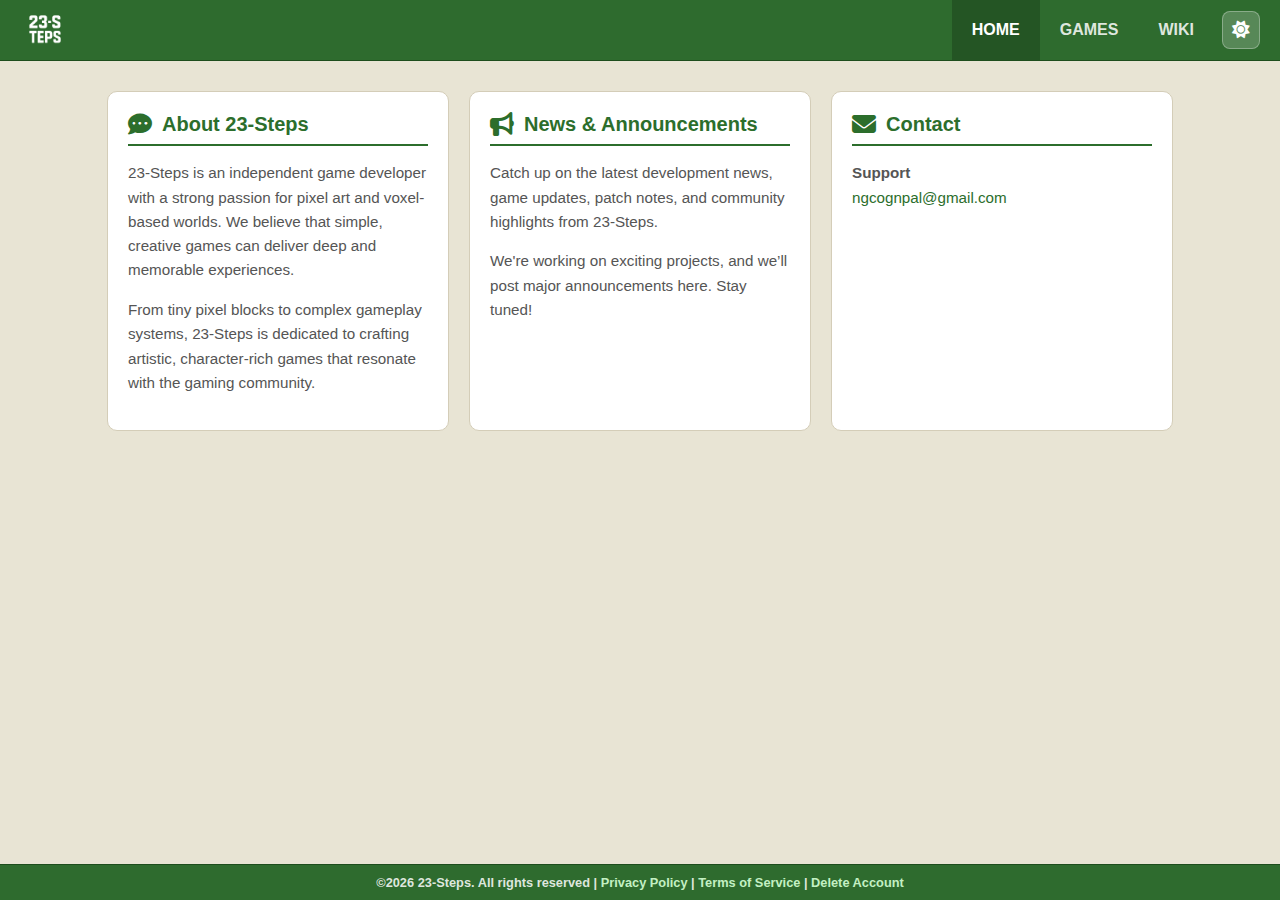
<file: index.html>
<!DOCTYPE html>
<html lang="en">

<head>
  <meta charset="UTF-8" />
  <meta name="viewport" content="width=device-width, initial-scale=1.0" />
  <title>23-Steps</title>

  <link rel="icon" type="image/png" href="icon2.png" />
  <link rel="stylesheet" href="style.css" />
  <link rel="stylesheet" href="site-theme.css" />
  <script src="site-theme.js"></script>
  <link href="https://fonts.googleapis.com/css2?family=Press+Start+2P&display=swap" rel="stylesheet" />
  <link rel="stylesheet" href="https://cdnjs.cloudflare.com/ajax/libs/font-awesome/6.5.0/css/all.min.css" />
</head>

<body>
  <header>
    <h1>
      <a href="index.html">
        <img src="images/logo.png" alt="23-Steps" class="logo" />
        <span class="sr-only">23-Steps</span>
      </a>
    </h1>
    <nav>
      <a href="#" class="active">HOME</a>
      <a href="games.html">GAMES</a>
      <a href="wiki/index.html">WIKI</a>
      <button class="theme-toggle" title="Toggle light/dark mode" aria-label="Toggle theme">
        <i class="fas fa-sun icon-sun"></i>
        <i class="fas fa-moon icon-moon"></i>
      </button>
    </nav>
  </header>

  <main>
    <!-- <div class="hero">
      <img src="screenshot.png" alt="Screenshot" />
    </div> -->

    <div class="info-sections">
      <div class="info-box">
        <h2><i class="fas fa-comment-dots"></i> About 23-Steps</h2>
        <p>23-Steps is an independent game developer with a strong passion for pixel art and voxel-based worlds. We
          believe that simple, creative games can deliver deep and memorable experiences.</p>
        <p>From tiny pixel blocks to complex gameplay systems, 23-Steps is dedicated to crafting artistic,
          character-rich games that resonate with the gaming community.</p>
      </div>

      <div class="info-box">
        <h2><i class="fas fa-bullhorn"></i> News & Announcements</h2>
        <p>Catch up on the latest development news, game updates, patch notes, and community highlights from 23-Steps.
        </p>
        <p>We're working on exciting projects, and we’ll post major announcements here. Stay tuned!</p>
      </div>

      <div class="info-box">
        <h2><i class="fas fa-envelope"></i> Contact</h2>
        <p><strong>Support</strong><br><a href="mailto:ngcognpal@gmail.com">ngcognpal@gmail.com</a></p>
      </div>
    </div>
  </main>

  <footer>
    &copy;2026 23-Steps. All rights reserved |
    <a href="privacy-policy.html">Privacy Policy</a> |
    <a href="terms-of-service.html">Terms of Service</a> |
    <a href="delete-account.html">Delete Account</a>
  </footer>
</body>

</html>
</file>
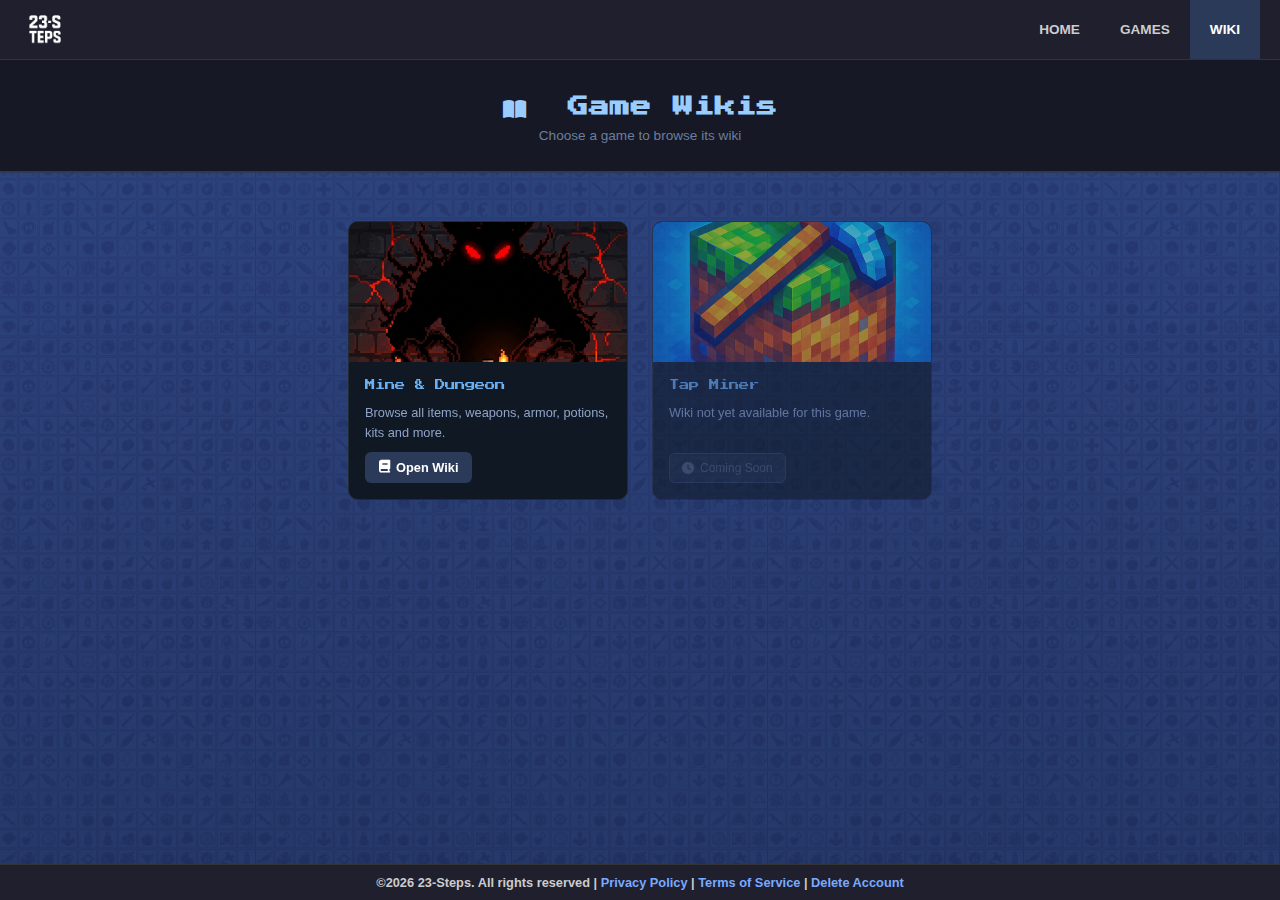
<file: wiki/index.html>
<!DOCTYPE html>
<html lang="en">

<head>
    <meta charset="UTF-8" />
    <meta name="viewport" content="width=device-width, initial-scale=1.0" />
    <title>Wiki | 23-Steps</title>
    <link rel="icon" type="image/png" href="../icon2.png" />
    <link href="https://fonts.googleapis.com/css2?family=Press+Start+2P&display=swap" rel="stylesheet" />
    <link rel="stylesheet" href="https://cdnjs.cloudflare.com/ajax/libs/font-awesome/6.5.0/css/all.min.css" />
    <style>
        *,
        *::before,
        *::after {
            box-sizing: border-box;
            margin: 0;
            padding: 0;
        }

        html,
        body {
            font-family: Arial, sans-serif;
            background-image: url('../background-loop.png');
            background-repeat: repeat;
            background-size: 256px 256px;
            background-color: #2b2b2b;
            color: white;
            display: flex;
            flex-direction: column;
            min-height: 100vh;
        }

        body::before {
            content: "";
            position: fixed;
            inset: 0;
            background: linear-gradient(to bottom, rgba(0, 0, 0, 0), rgba(0, 0, 0, 0.2));
            pointer-events: none;
            z-index: 1;
        }

        main {
            flex: 1;
            position: relative;
            z-index: 2;
        }

        /* Header */
        header {
            background-color: #1f1f2e;
            height: 60px;
            padding: 0 20px;
            display: flex;
            justify-content: space-between;
            align-items: stretch;
            border-bottom: 1px solid #333;
            position: relative;
            z-index: 10;
        }

        header h1 {
            font-family: 'Press Start 2P', cursive;
            font-size: 1.4em;
            color: #99ccff;
            margin: 0;
            display: flex;
            align-items: center;
        }

        header h1 a {
            color: inherit;
            text-decoration: none;
            display: flex;
            align-items: center;
        }

        .logo {
            height: 50px;
            object-fit: contain;
        }

        .sr-only {
            position: absolute;
            width: 1px;
            height: 1px;
            overflow: hidden;
            clip: rect(0, 0, 0, 0);
        }

        nav {
            display: flex;
            align-items: center;
        }

        nav a {
            color: #ccc;
            text-decoration: none;
            font-weight: bold;
            padding: 0 20px;
            height: 100%;
            display: flex;
            align-items: center;
            font-size: 0.85em;
        }

        nav a.active {
            background-color: #2b3a59;
            color: white;
        }

        nav a:hover:not(.active) {
            color: #fff;
            text-shadow: 0 0 2px #aaa;
        }

        /* Page title */
        .page-title {
            text-align: center;
            padding: 36px 20px 28px;
            background-color: #161825;
            border-bottom: 2px solid #2b3a59;
        }

        .page-title h2 {
            font-family: 'Press Start 2P', cursive;
            font-size: clamp(0.85rem, 2.5vw, 1.3rem);
            color: #99ccff;
            margin-bottom: 8px;
        }

        .page-title p {
            color: #6a7f9e;
            font-size: 0.85em;
        }

        /* Game grid */
        .game-grid {
            display: flex;
            flex-wrap: wrap;
            justify-content: center;
            gap: 24px;
            padding: 48px 24px;
            max-width: 900px;
            margin: 0 auto;
        }

        .game-card {
            background-color: #101824;
            border: 1px solid #222a33;
            border-radius: 10px;
            width: 280px;
            overflow: hidden;
            display: flex;
            flex-direction: column;
            transition: border-color .18s, transform .15s, box-shadow .18s;
            position: relative;
        }

        .game-card:hover {
            border-color: #3a7ee0;
            transform: translateY(-4px);
            box-shadow: 0 12px 32px rgba(0, 0, 0, 0.5);
        }

        .game-card.no-wiki {
            opacity: 0.55;
            cursor: default;
            pointer-events: none;
        }

        .game-card-thumb {
            width: 100%;
            height: 140px;
            object-fit: cover;
            display: block;
            background: #0d1420;
        }

        .game-card-thumb-placeholder {
            width: 100%;
            height: 140px;
            background: #0d1420;
            display: flex;
            align-items: center;
            justify-content: center;
            font-size: 3rem;
            color: #2a3a54;
        }

        .game-card-body {
            padding: 16px;
            display: flex;
            flex-direction: column;
            gap: 10px;
            flex: 1;
        }

        .game-card-name {
            font-family: 'Press Start 2P', cursive;
            font-size: 0.65rem;
            color: #6ab0f3;
            line-height: 1.5;
        }

        .game-card-desc {
            font-size: 0.8em;
            color: #8fa3c8;
            line-height: 1.5;
            flex: 1;
        }

        .wiki-link {
            display: inline-flex;
            align-items: center;
            gap: 6px;
            background-color: #2b3a59;
            color: white;
            font-weight: bold;
            font-size: 0.8em;
            padding: 8px 14px;
            border-radius: 6px;
            text-decoration: none;
            width: fit-content;
            transition: background-color .18s;
        }

        .wiki-link:hover {
            background-color: #3c4f7c;
            color: white;
            text-decoration: none;
        }

        .coming-soon-badge {
            display: inline-flex;
            align-items: center;
            gap: 6px;
            background-color: #1a2332;
            border: 1px solid #2b3a59;
            color: #4a576b;
            font-size: 0.75em;
            padding: 7px 12px;
            border-radius: 6px;
            width: fit-content;
        }

        /* Footer */
        footer {
            text-align: center;
            padding: 10px;
            font-size: 0.8em;
            color: #ccc;
            background-color: #1f1f2e;
            border-top: 1px solid #333;
            font-weight: bold;
            position: relative;
            z-index: 2;
        }

        footer a {
            color: #79aaff;
            text-decoration: none;
        }

        footer a:hover {
            text-decoration: underline;
        }
    </style>
</head>

<body>
    <header>
        <h1>
            <a href="../index.html">
                <img src="../images/logo.png" alt="23-Steps" class="logo" />
                <span class="sr-only">23-Steps</span>
            </a>
        </h1>
        <nav>
            <a href="../index.html">HOME</a>
            <a href="../games.html">GAMES</a>
            <a href="index.html" class="active">WIKI</a>
        </nav>
    </header>

    <main>
        <div class="page-title">
            <h2><i class="fas fa-book-open"></i>&nbsp; Game Wikis</h2>
            <p>Choose a game to browse its wiki</p>
        </div>

        <div class="game-grid">

            <!-- Mine & Dungeon — has wiki -->
            <a href="items.html" class="game-card" style="text-decoration:none;color:inherit;">
                <img class="game-card-thumb" src="../images/mine-dungeon.png" alt="Mine &amp; Dungeon"
                    onerror="this.style.display='none';this.nextElementSibling.style.display='flex';" />
                <div class="game-card-thumb-placeholder" style="display:none;">⛏️</div>
                <div class="game-card-body">
                    <div class="game-card-name">Mine &amp; Dungeon</div>
                    <p class="game-card-desc">Browse all items, weapons, armor, potions, kits and more.</p>
                    <span class="wiki-link">
                        <i class="fas fa-book"></i> Open Wiki
                    </span>
                </div>
            </a>

            <!-- Tap Miner — no wiki yet -->
            <div class="game-card no-wiki">
                <img class="game-card-thumb" src="../images/tap-miner.png" alt="Tap Miner"
                    onerror="this.style.display='none';this.nextElementSibling.style.display='flex';" />
                <div class="game-card-thumb-placeholder" style="display:none;">⛏</div>
                <div class="game-card-body">
                    <div class="game-card-name">Tap Miner</div>
                    <p class="game-card-desc">Wiki not yet available for this game.</p>
                    <span class="coming-soon-badge">
                        <i class="fas fa-clock"></i> Coming Soon
                    </span>
                </div>
            </div>

        </div>
    </main>

    <footer>
        &copy;2026 23-Steps. All rights reserved |
        <a href="../privacy-policy.html">Privacy Policy</a> |
        <a href="../terms-of-service.html">Terms of Service</a> |
        <a href="../delete-account.html">Delete Account</a>
    </footer>
</body>

</html>
</file>
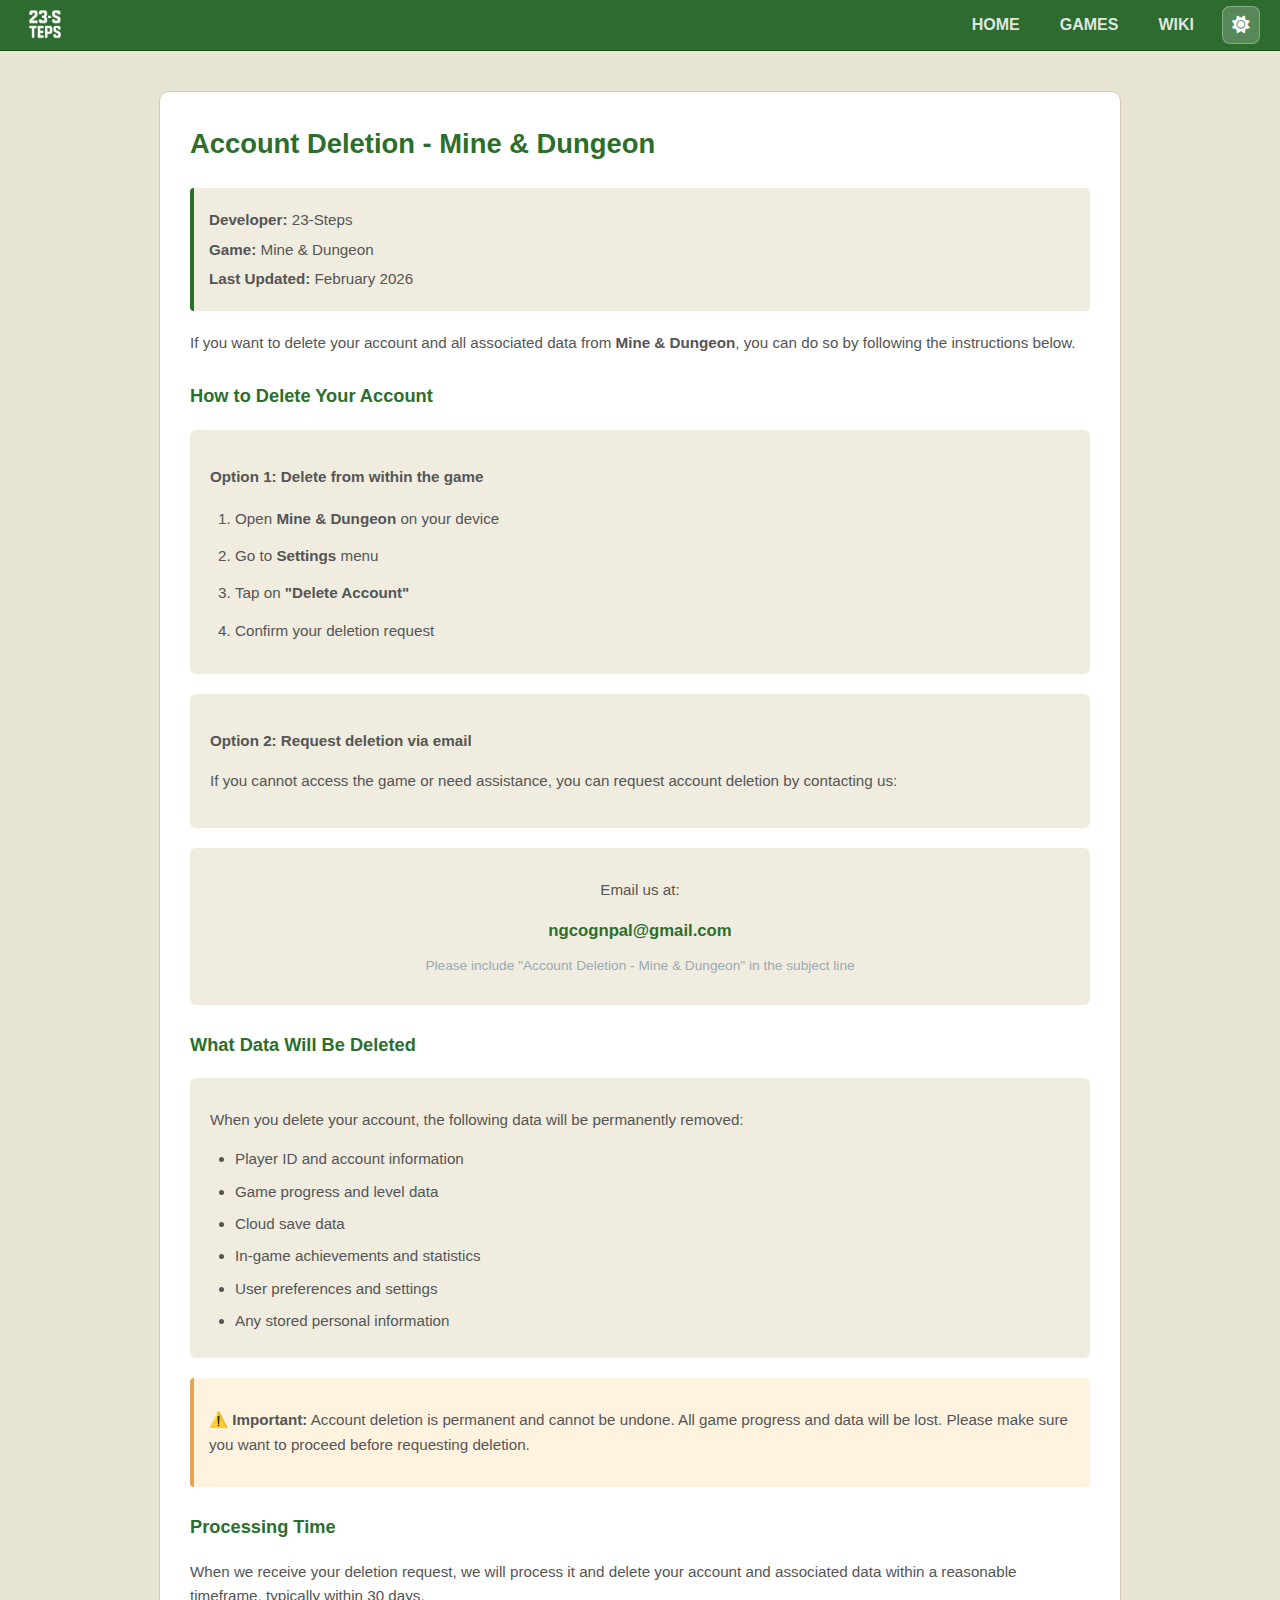
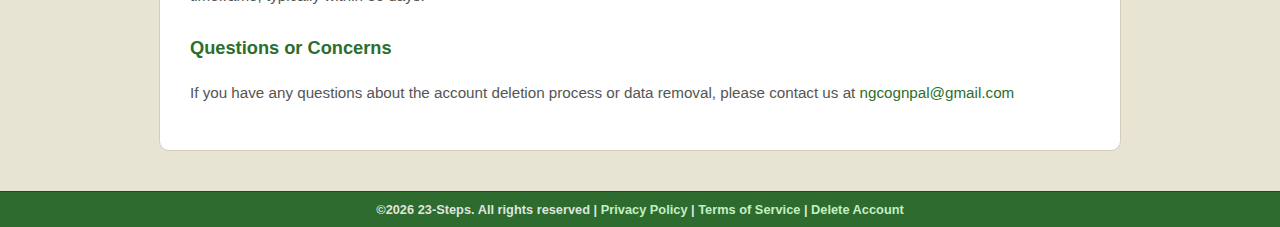
<file: delete-account.html>
<!DOCTYPE html>
<html lang="en">

<head>
  <meta charset="UTF-8" />
  <meta name="viewport" content="width=device-width, initial-scale=1.0" />
  <title>Account Deletion - Mine & Dungeon | 23-Steps</title>
  <link rel="stylesheet" href="style.css" />
  <link rel="stylesheet" href="site-theme.css" />
  <script src="site-theme.js"></script>
  <link rel="stylesheet" href="https://cdnjs.cloudflare.com/ajax/libs/font-awesome/6.5.0/css/all.min.css" />
  <link rel="icon" type="image/png" href="icon2.png" />
  <style>
    .policy-container {
      max-width: 900px;
      margin: 40px auto;
      padding: 30px;
      background-color: var(--site-panel-bg);
      border: 1px solid var(--site-panel-border);
      border-radius: 10px;
      color: var(--site-text-muted);
      font-size: 0.95em;
      line-height: 1.6;
    }

    .policy-container h2 {
      color: var(--site-accent);
      margin-top: 0;
      font-size: 1.8em;
    }

    .policy-container h3 {
      color: var(--site-accent);
      margin-top: 25px;
      font-size: 1.2em;
    }

    .app-info {
      background-color: var(--site-accent-bg);
      padding: 15px;
      border-left: 4px solid var(--site-accent);
      margin-bottom: 20px;
      border-radius: 4px;
    }

    .app-info p {
      margin: 5px 0;
    }

    .steps {
      background-color: var(--site-accent-bg);
      padding: 20px;
      border-radius: 6px;
      margin: 20px 0;
    }

    .steps ol {
      margin: 10px 0;
      padding-left: 25px;
    }

    .steps li {
      margin: 10px 0;
      line-height: 1.8;
    }

    .contact-box {
      background-color: var(--site-accent-bg);
      padding: 15px;
      border-radius: 6px;
      margin-top: 20px;
      text-align: center;
    }

    .contact-box a {
      color: var(--site-accent);
      text-decoration: none;
      font-weight: bold;
      font-size: 1.1em;
    }

    .contact-box a:hover {
      color: var(--site-accent-hover);
      text-decoration: underline;
    }

    .data-list {
      background-color: var(--site-accent-bg);
      padding: 15px 20px;
      border-radius: 6px;
      margin: 15px 0;
    }

    .data-list ul {
      margin: 10px 0;
      padding-left: 25px;
    }

    .data-list li {
      margin: 8px 0;
    }

    .warning {
      background-color: var(--site-warning-bg);
      border-left: 4px solid var(--site-warning-border);
      padding: 15px;
      margin: 20px 0;
      border-radius: 4px;
    }
  </style>
</head>

<body>
  <header>
    <h1>
      <a href="index.html">
        <img src="images/logo.png" alt="23-Steps" class="logo" />
        <span class="sr-only">23-Steps</span>
      </a>
    </h1>
    <nav>
      <a href="index.html">HOME</a>
      <a href="games.html">GAMES</a>
      <a href="wiki/index.html">WIKI</a>
      <button class="theme-toggle" title="Toggle light/dark mode" aria-label="Toggle theme">
        <i class="fas fa-sun icon-sun"></i>
        <i class="fas fa-moon icon-moon"></i>
      </button>
    </nav>
  </header>

  <main>
    <div class="policy-container">
      <h2>Account Deletion - Mine & Dungeon</h2>

      <div class="app-info">
        <p><strong>Developer:</strong> 23-Steps</p>
        <p><strong>Game:</strong> Mine & Dungeon</p>
        <p><strong>Last Updated:</strong> February 2026</p>
      </div>

      <p>If you want to delete your account and all associated data from <strong>Mine & Dungeon</strong>, you can do so
        by following the instructions below.</p>

      <h3>How to Delete Your Account</h3>

      <div class="steps">
        <p><strong>Option 1: Delete from within the game</strong></p>
        <ol>
          <li>Open <strong>Mine & Dungeon</strong> on your device</li>
          <li>Go to <strong>Settings</strong> menu</li>
          <li>Tap on <strong>"Delete Account"</strong></li>
          <li>Confirm your deletion request</li>
        </ol>
      </div>

      <div class="steps">
        <p><strong>Option 2: Request deletion via email</strong></p>
        <p>If you cannot access the game or need assistance, you can request account deletion by contacting us:</p>
      </div>

      <div class="contact-box">
        <p>Email us at:</p>
        <a href="mailto:ngcognpal@gmail.com">ngcognpal@gmail.com</a>
        <p style="margin-top: 10px; font-size: 0.9em; color: #99aab5;">Please include "Account Deletion - Mine &
          Dungeon" in the subject line</p>
      </div>

      <h3>What Data Will Be Deleted</h3>

      <div class="data-list">
        <p>When you delete your account, the following data will be permanently removed:</p>
        <ul>
          <li>Player ID and account information</li>
          <li>Game progress and level data</li>
          <li>Cloud save data</li>
          <li>In-game achievements and statistics</li>
          <li>User preferences and settings</li>
          <li>Any stored personal information</li>
        </ul>
      </div>

      <div class="warning">
        <p><strong>⚠️ Important:</strong> Account deletion is permanent and cannot be undone. All game progress and data
          will be lost. Please make sure you want to proceed before requesting deletion.</p>
      </div>

      <h3>Processing Time</h3>
      <p>When we receive your deletion request, we will process it and delete your account and associated data within a
        reasonable timeframe, typically within 30 days.</p>

      <h3>Questions or Concerns</h3>
      <p>If you have any questions about the account deletion process or data removal, please contact us at <a
          href="mailto:ngcognpal@gmail.com">ngcognpal@gmail.com</a></p>

    </div>
  </main>

  <footer>
    &copy;2026 23-Steps. All rights reserved |
    <a href="privacy-policy.html">Privacy Policy</a> |
    <a href="terms-of-service.html">Terms of Service</a> |
    <a href="delete-account.html">Delete Account</a>
  </footer>
</body>

</html>
</file>
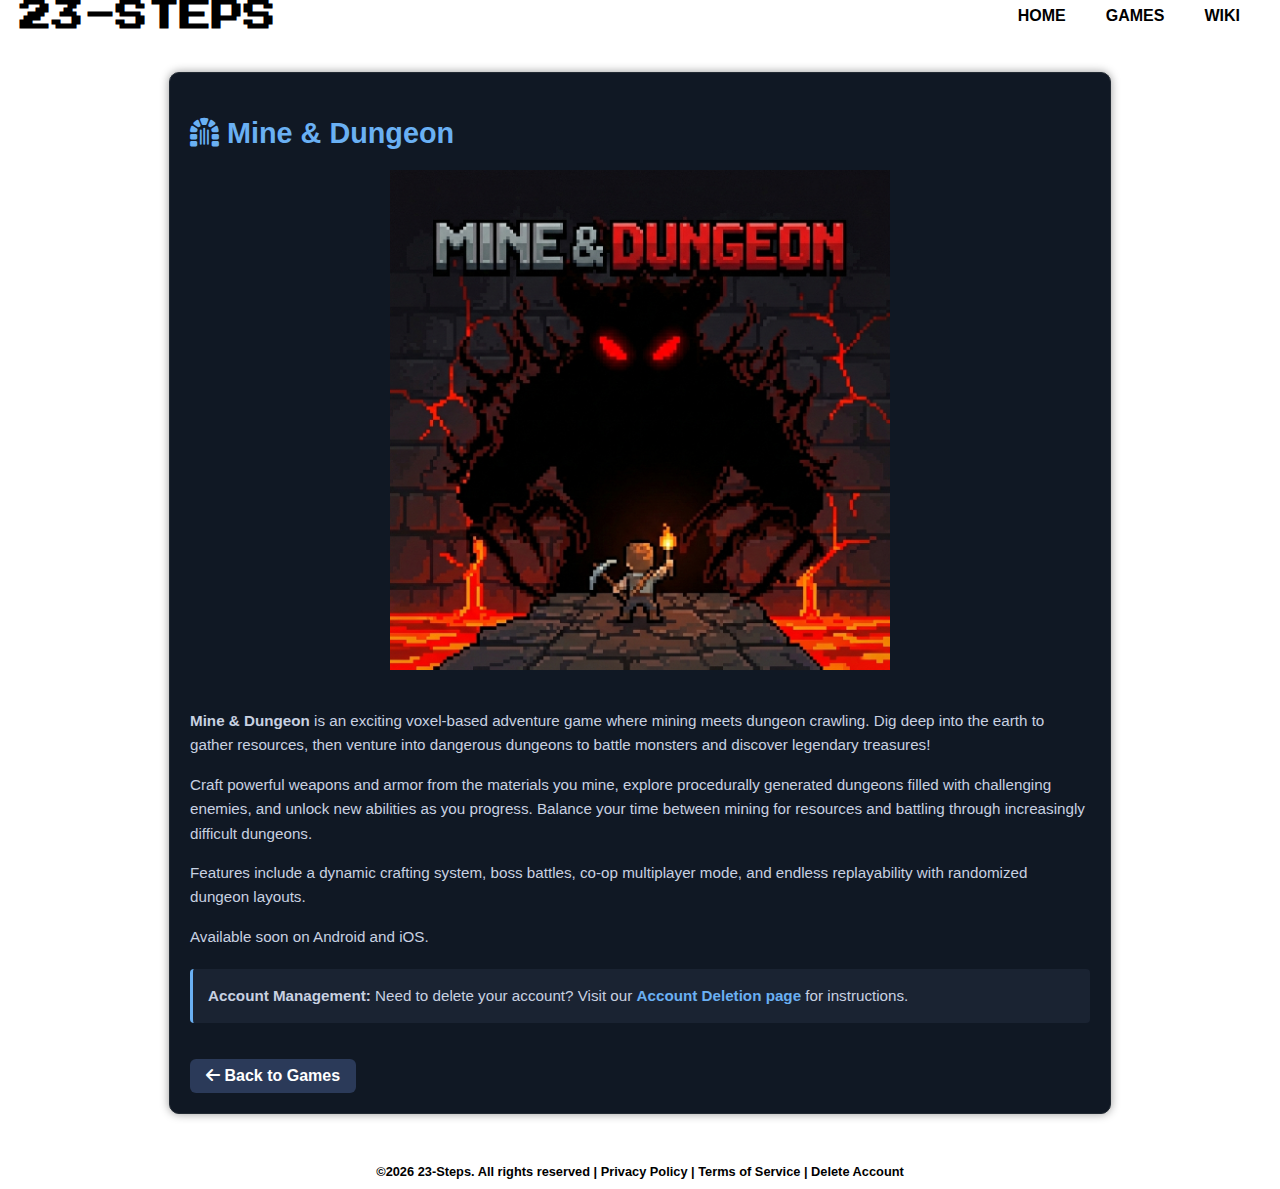
<file: game-mine-dungeon.html>
<!DOCTYPE html>
<html lang="en">

<head>
    <meta charset="UTF-8" />
    <meta name="viewport" content="width=device-width, initial-scale=1.0" />
    <title>Mine & Dungeon | 23-Steps</title>

    <link rel="icon" type="image/png" href="icon.png" />
    <link rel="stylesheet" href="style.css" />
    <link href="https://fonts.googleapis.com/css2?family=Press+Start+2P&display=swap" rel="stylesheet" />
    <link rel="stylesheet" href="https://cdnjs.cloudflare.com/ajax/libs/font-awesome/6.5.0/css/all.min.css" />
    <style>
        .game-detail {
            max-width: 900px;
            margin: 40px auto;
            padding: 20px;
            background-color: #101824;
            border: 1px solid #222a33;
            border-radius: 10px;
            color: #c8d1e1;
            box-shadow: 0 0 10px rgba(0, 0, 0, 0.4);
        }

        .game-detail h2 {
            color: #6ab0f3;
            font-size: 1.8em;
            margin-bottom: 20px;
        }

        .game-detail img {
            width: 100%;
            max-height: 500px;
            object-fit: contain;
            border-radius: 6px;
            margin-bottom: 20px;
        }

        .game-detail p {
            font-size: 0.95em;
            line-height: 1.6;
            margin-bottom: 1em;
        }

        .back-link {
            display: inline-block;
            margin-top: 20px;
            background-color: #2b3a59;
            color: white;
            padding: 8px 16px;
            border-radius: 6px;
            text-decoration: none;
            font-weight: bold;
        }

        .back-link:hover {
            background-color: #3c4f7c;
        }
    </style>
</head>

<body>
    <header>
        <h1>23-STEPS</h1>
        <nav>
            <a href="index.html">HOME</a>
            <a href="games.html" class="active">GAMES</a>
            <a href="wiki/index.html">WIKI</a>
        </nav>
    </header>

    <main>
        <div class="game-detail">
            <h2><i class="fas fa-dungeon"></i> Mine & Dungeon</h2>
            <img src="images/mine-dungeon.png" alt="Mine & Dungeon Screenshot" />

            <p><strong>Mine & Dungeon</strong> is an exciting voxel-based adventure game where mining meets dungeon
                crawling. Dig deep into the earth to gather resources, then venture into dangerous dungeons to battle
                monsters and discover legendary treasures!</p>

            <p>Craft powerful weapons and armor from the materials you mine, explore procedurally generated dungeons
                filled with challenging enemies, and unlock new abilities as you progress. Balance your time between
                mining for resources and battling through increasingly difficult dungeons.</p>

            <p>Features include a dynamic crafting system, boss battles, co-op multiplayer mode, and endless
                replayability with randomized dungeon layouts.</p>

            <p>Available soon on Android and iOS.</p>

            <p
                style="margin-top: 20px; padding: 15px; background-color: #1a2332; border-left: 3px solid #6ab0f3; border-radius: 4px;">
                <strong>Account Management:</strong> Need to delete your account? Visit our <a
                    href="delete-account.html" style="color: #6ab0f3; font-weight: bold;">Account Deletion page</a> for
                instructions.
            </p>

            <a href="games.html" class="back-link"><i class="fas fa-arrow-left"></i> Back to Games</a>
        </div>
    </main>

    <footer>
        &copy;2026 23-Steps. All rights reserved |
        <a href="privacy-policy.html">Privacy Policy</a> |
        <a href="terms-of-service.html">Terms of Service</a> |
        <a href="delete-account.html">Delete Account</a>
    </footer>
</body>

</html>
</file>
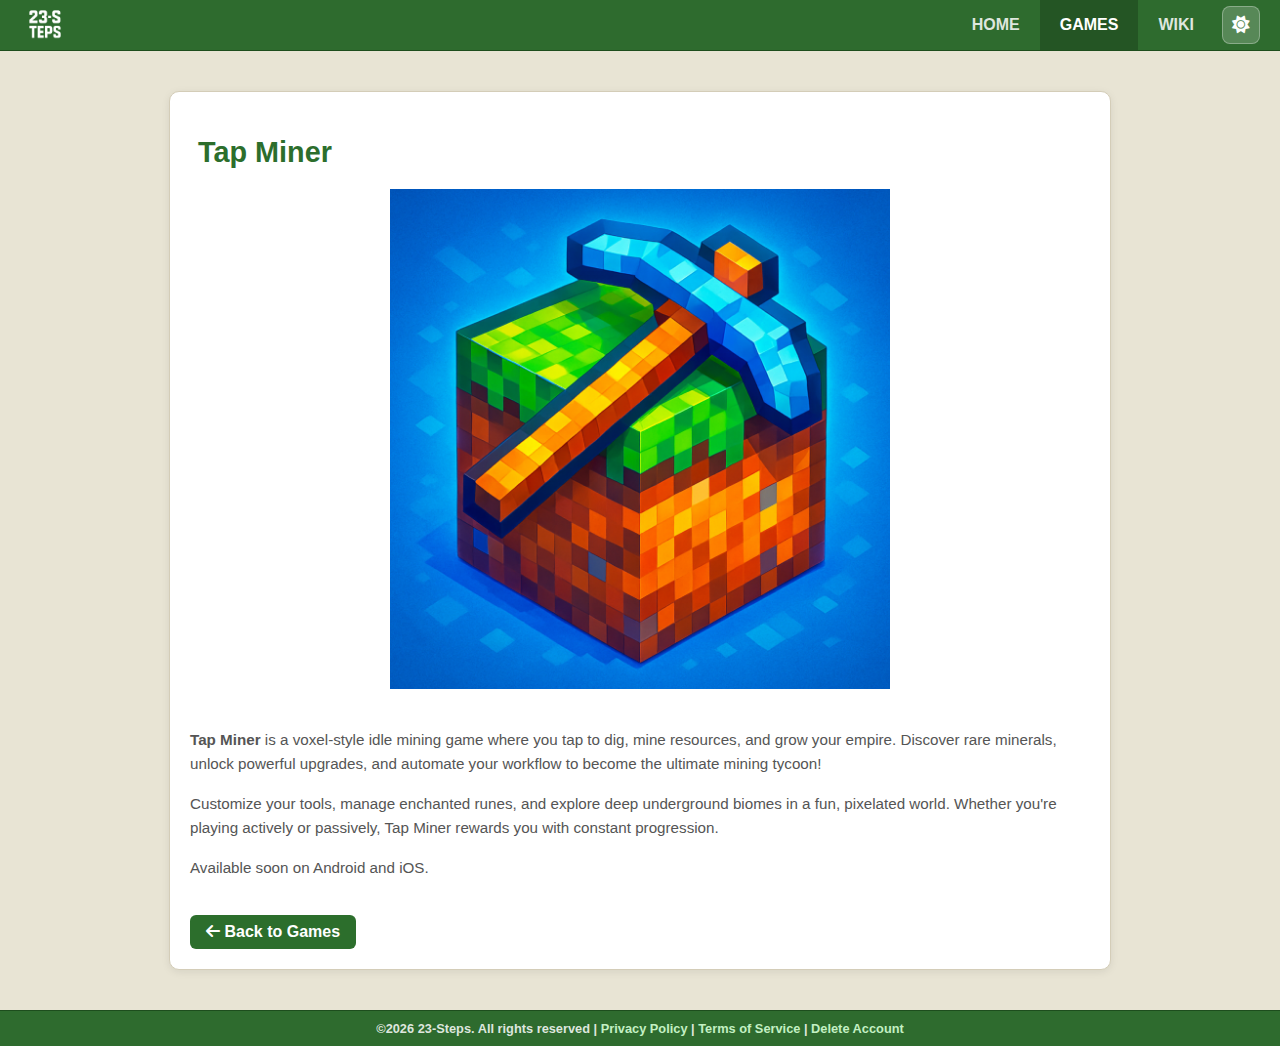
<file: game-tap-miner.html>
<!DOCTYPE html>
<html lang="en">

<head>
    <meta charset="UTF-8" />
    <meta name="viewport" content="width=device-width, initial-scale=1.0" />
    <title>Tap Miner | 23-Steps</title>

    <link rel="icon" type="image/png" href="icon2.png" />
    <link rel="stylesheet" href="style.css" />
    <link rel="stylesheet" href="site-theme.css" />
    <script src="site-theme.js"></script>
    <link href="https://fonts.googleapis.com/css2?family=Press+Start+2P&display=swap" rel="stylesheet" />
    <link rel="stylesheet" href="https://cdnjs.cloudflare.com/ajax/libs/font-awesome/6.5.0/css/all.min.css" />
    <style>
        .game-detail {
            max-width: 900px;
            margin: 40px auto;
            padding: 20px;
            background-color: var(--site-panel-bg);
            border: 1px solid var(--site-panel-border);
            border-radius: 10px;
            color: var(--site-text-muted);
            box-shadow: var(--site-panel-shadow);
        }

        .game-detail h2 {
            color: var(--site-accent);
            font-size: 1.8em;
            margin-bottom: 20px;
        }

        .game-detail img {
            width: 100%;
            max-height: 500px;
            object-fit: contain;
            border-radius: 6px;
            margin-bottom: 20px;
        }

        .game-detail p {
            font-size: 0.95em;
            line-height: 1.6;
            margin-bottom: 1em;
        }

        .back-link {
            display: inline-block;
            margin-top: 20px;
            background-color: var(--site-btn-bg);
            color: var(--site-btn-text);
            padding: 8px 16px;
            border-radius: 6px;
            text-decoration: none;
            font-weight: bold;
        }

        .back-link:hover {
            background-color: var(--site-btn-hover);
        }
    </style>
</head>

<body>
    <header>
        <h1>
            <a href="index.html">
                <img src="images/logo.png" alt="23-Steps" class="logo" />
                <span class="sr-only">23-Steps</span>
            </a>
        </h1>
        <nav>
            <a href="index.html">HOME</a>
            <a href="games.html" class="active">GAMES</a>
            <a href="wiki/index.html">WIKI</a>
            <button class="theme-toggle" title="Toggle light/dark mode" aria-label="Toggle theme">
                <i class="fas fa-sun icon-sun"></i>
                <i class="fas fa-moon icon-moon"></i>
            </button>
        </nav>
    </header>

    <main>
        <div class="game-detail">
            <h2><i class="fas fa-hammer-pick"></i> Tap Miner</h2>
            <img src="images/tap-miner.png" alt="Tap Miner Screenshot" />

            <p><strong>Tap Miner</strong> is a voxel-style idle mining game where you tap to dig, mine resources, and
                grow your empire. Discover rare minerals, unlock powerful upgrades, and automate your workflow to become
                the ultimate mining tycoon!</p>

            <p>Customize your tools, manage enchanted runes, and explore deep underground biomes in a fun, pixelated
                world. Whether you're playing actively or passively, Tap Miner rewards you with constant progression.
            </p>

            <p>Available soon on Android and iOS.</p>

            <a href="games.html" class="back-link"><i class="fas fa-arrow-left"></i> Back to Games</a>
        </div>
    </main>

    <footer>
        &copy;2026 23-Steps. All rights reserved |
        <a href="privacy-policy.html">Privacy Policy</a> |
        <a href="terms-of-service.html">Terms of Service</a> |
        <a href="delete-account.html">Delete Account</a>
    </footer>
</body>

</html>
</file>
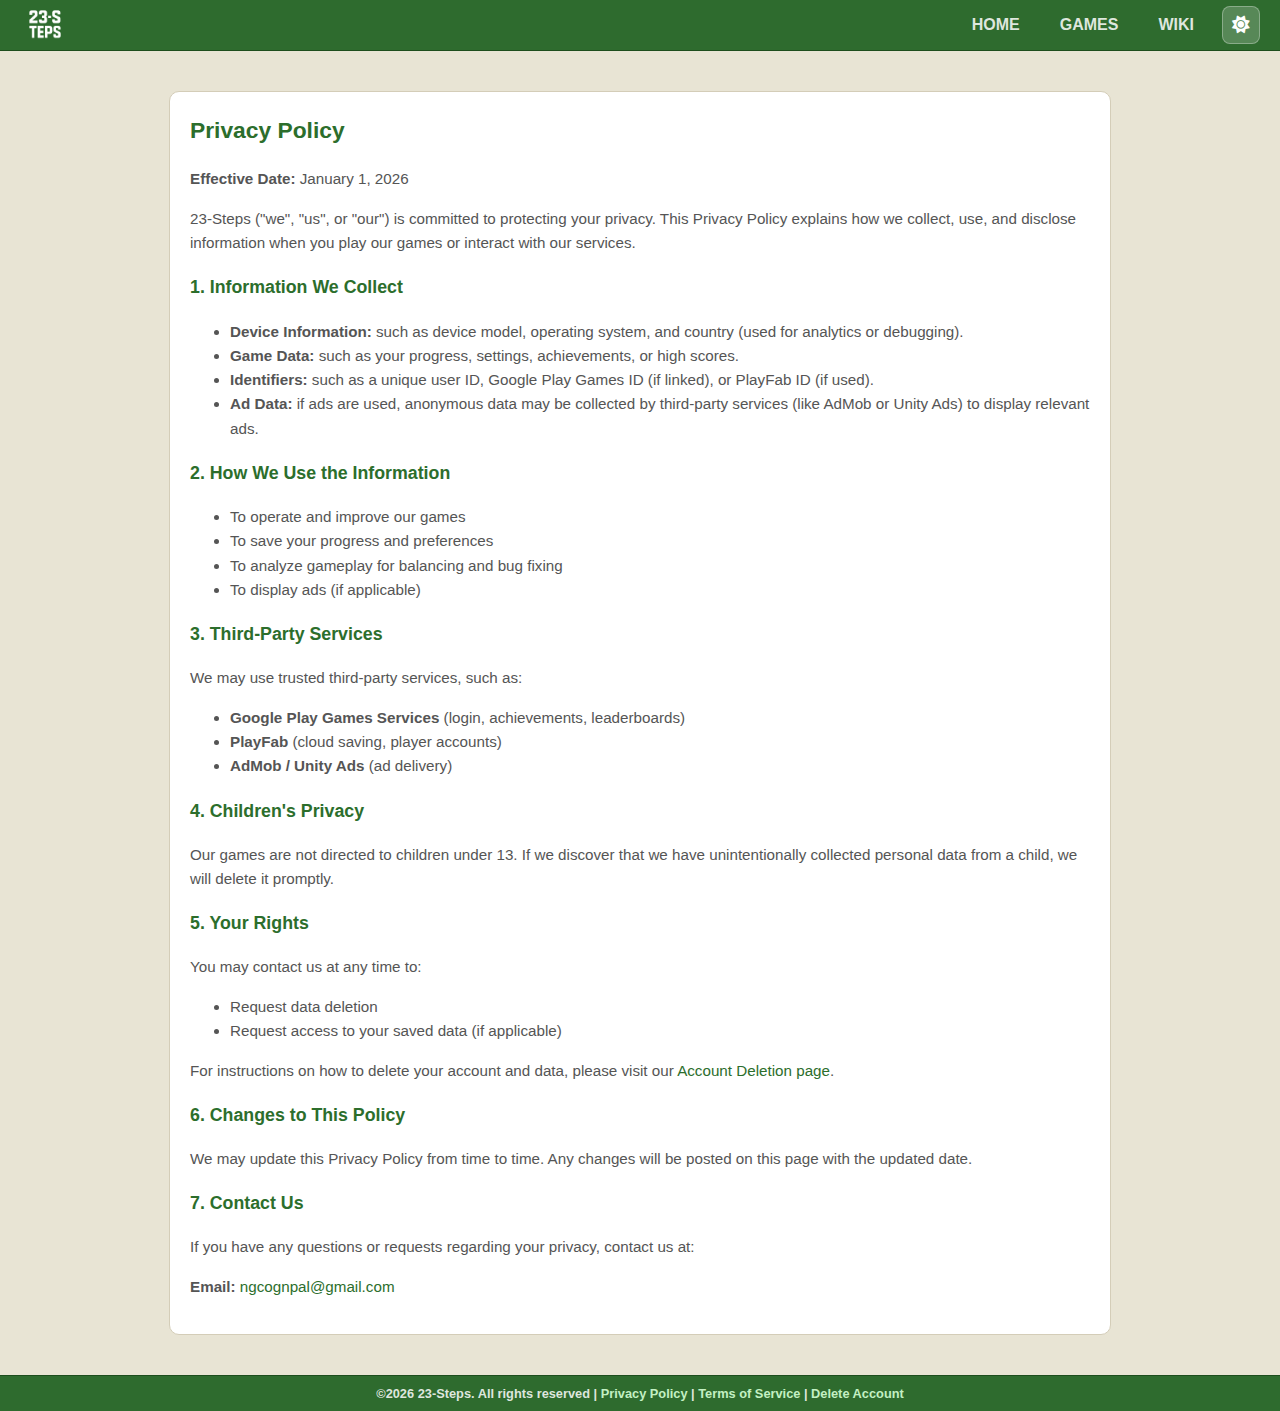
<file: privacy-policy.html>
<!DOCTYPE html>
<html lang="en">

<head>
  <meta charset="UTF-8" />
  <meta name="viewport" content="width=device-width, initial-scale=1.0" />
  <title>Privacy Policy | 23-Steps</title>
  <link rel="stylesheet" href="style.css" />
  <link rel="stylesheet" href="site-theme.css" />
  <script src="site-theme.js"></script>
  <link rel="stylesheet" href="https://cdnjs.cloudflare.com/ajax/libs/font-awesome/6.5.0/css/all.min.css" />
  <link rel="icon" type="image/png" href="icon2.png" />
  <style>
    .policy-container {
      max-width: 900px;
      margin: 40px auto;
      padding: 20px;
      background-color: var(--site-panel-bg);
      border: 1px solid var(--site-panel-border);
      border-radius: 10px;
      color: var(--site-text-muted);
      font-size: 0.95em;
      line-height: 1.6;
    }

    .policy-container h2 {
      color: var(--site-accent);
      margin-top: 0;
    }

    .policy-container h3 {
      color: var(--site-accent);
    }

    .policy-container a {
      color: var(--site-link);
    }
  </style>
</head>

<body>
  <header>
    <h1>
      <a href="index.html">
        <img src="images/logo.png" alt="23-Steps" class="logo" />
        <span class="sr-only">23-Steps</span>
      </a>
    </h1>
    <nav>
      <a href="index.html">HOME</a>
      <a href="games.html">GAMES</a>
      <a href="wiki/index.html">WIKI</a>
      <button class="theme-toggle" title="Toggle light/dark mode" aria-label="Toggle theme">
        <i class="fas fa-sun icon-sun"></i>
        <i class="fas fa-moon icon-moon"></i>
      </button>
    </nav>
  </header>

  <main>
    <div class="policy-container">
      <h2>Privacy Policy</h2>

      <p><strong>Effective Date:</strong> January 1, 2026</p>

      <p>23-Steps ("we", "us", or "our") is committed to protecting your privacy. This Privacy Policy explains how we
        collect, use, and disclose information when you play our games or interact with our services.</p>

      <h3>1. Information We Collect</h3>
      <ul>
        <li><strong>Device Information:</strong> such as device model, operating system, and country (used for analytics
          or debugging).</li>
        <li><strong>Game Data:</strong> such as your progress, settings, achievements, or high scores.</li>
        <li><strong>Identifiers:</strong> such as a unique user ID, Google Play Games ID (if linked), or PlayFab ID (if
          used).</li>
        <li><strong>Ad Data:</strong> if ads are used, anonymous data may be collected by third-party services (like
          AdMob or Unity Ads) to display relevant ads.</li>
      </ul>

      <h3>2. How We Use the Information</h3>
      <ul>
        <li>To operate and improve our games</li>
        <li>To save your progress and preferences</li>
        <li>To analyze gameplay for balancing and bug fixing</li>
        <li>To display ads (if applicable)</li>
      </ul>

      <h3>3. Third-Party Services</h3>
      <p>We may use trusted third-party services, such as:</p>
      <ul>
        <li><strong>Google Play Games Services</strong> (login, achievements, leaderboards)</li>
        <li><strong>PlayFab</strong> (cloud saving, player accounts)</li>
        <li><strong>AdMob / Unity Ads</strong> (ad delivery)</li>
      </ul>

      <h3>4. Children's Privacy</h3>
      <p>Our games are not directed to children under 13. If we discover that we have unintentionally collected personal
        data from a child, we will delete it promptly.</p>

      <h3>5. Your Rights</h3>
      <p>You may contact us at any time to:</p>
      <ul>
        <li>Request data deletion</li>
        <li>Request access to your saved data (if applicable)</li>
      </ul>
      <p>For instructions on how to delete your account and data, please visit our <a href="delete-account.html">Account
          Deletion page</a>.</p>

      <h3>6. Changes to This Policy</h3>
      <p>We may update this Privacy Policy from time to time. Any changes will be posted on this page with the updated
        date.</p>

      <h3>7. Contact Us</h3>
      <p>If you have any questions or requests regarding your privacy, contact us at:</p>
      <p><strong>Email:</strong> <a href="mailto:ngcognpal@gmail.com">ngcognpal@gmail.com</a></p>
    </div>
  </main>

  <footer>
    &copy;2026 23-Steps. All rights reserved |
    <a href="privacy-policy.html">Privacy Policy</a> |
    <a href="terms-of-service.html">Terms of Service</a> |
    <a href="delete-account.html">Delete Account</a>
  </footer>
</body>

</html>
</file>
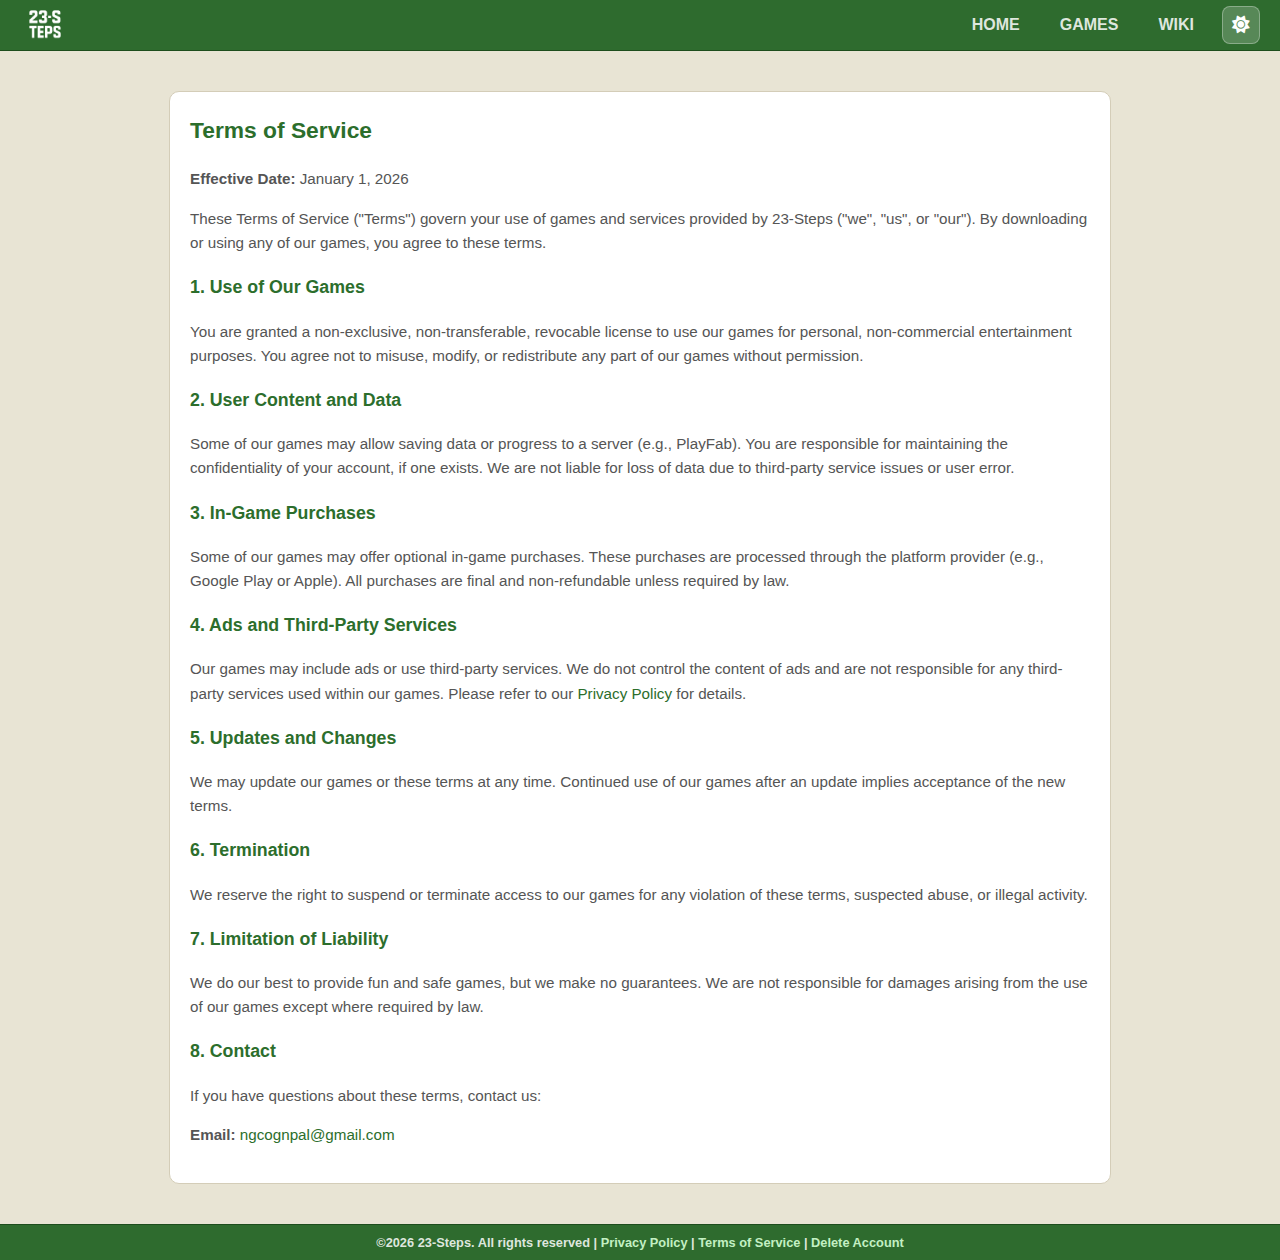
<file: terms-of-service.html>
<!DOCTYPE html>
<html lang="en">

<head>
  <meta charset="UTF-8" />
  <meta name="viewport" content="width=device-width, initial-scale=1.0" />
  <title>Terms of Service | 23-Steps</title>
  <link rel="icon" type="image/png" href="icon2.png" />
  <link rel="stylesheet" href="style.css" />
  <link rel="stylesheet" href="site-theme.css" />
  <script src="site-theme.js"></script>
  <link rel="stylesheet" href="https://cdnjs.cloudflare.com/ajax/libs/font-awesome/6.5.0/css/all.min.css" />
  <style>
    .terms-container {
      max-width: 900px;
      margin: 40px auto;
      padding: 20px;
      background-color: var(--site-panel-bg);
      border: 1px solid var(--site-panel-border);
      border-radius: 10px;
      color: var(--site-text-muted);
      font-size: 0.95em;
      line-height: 1.6;
    }

    .terms-container h2 {
      color: var(--site-accent);
      margin-top: 0;
    }

    .terms-container h3 {
      color: var(--site-accent);
    }

    .terms-container a {
      color: var(--site-link);
    }
  </style>
</head>

<body>
  <header>
    <h1>
      <a href="index.html">
        <img src="images/logo.png" alt="23-Steps" class="logo" />
        <span class="sr-only">23-Steps</span>
      </a>
    </h1>
    <nav>
      <a href="index.html">HOME</a>
      <a href="games.html">GAMES</a>
      <a href="wiki/index.html">WIKI</a>
      <button class="theme-toggle" title="Toggle light/dark mode" aria-label="Toggle theme">
        <i class="fas fa-sun icon-sun"></i>
        <i class="fas fa-moon icon-moon"></i>
      </button>
    </nav>
  </header>

  <main>
    <div class="terms-container">
      <h2>Terms of Service</h2>

      <p><strong>Effective Date:</strong> January 1, 2026</p>

      <p>These Terms of Service ("Terms") govern your use of games and services provided by 23-Steps ("we", "us", or
        "our"). By downloading or using any of our games, you agree to these terms.</p>

      <h3>1. Use of Our Games</h3>
      <p>You are granted a non-exclusive, non-transferable, revocable license to use our games for personal,
        non-commercial entertainment purposes. You agree not to misuse, modify, or redistribute any part of our games
        without permission.</p>

      <h3>2. User Content and Data</h3>
      <p>Some of our games may allow saving data or progress to a server (e.g., PlayFab). You are responsible for
        maintaining the confidentiality of your account, if one exists. We are not liable for loss of data due to
        third-party service issues or user error.</p>

      <h3>3. In-Game Purchases</h3>
      <p>Some of our games may offer optional in-game purchases. These purchases are processed through the platform
        provider (e.g., Google Play or Apple). All purchases are final and non-refundable unless required by law.</p>

      <h3>4. Ads and Third-Party Services</h3>
      <p>Our games may include ads or use third-party services. We do not control the content of ads and are not
        responsible for any third-party services used within our games. Please refer to our <a
          href="privacy-policy.html">Privacy Policy</a> for details.</p>

      <h3>5. Updates and Changes</h3>
      <p>We may update our games or these terms at any time. Continued use of our games after an update implies
        acceptance of the new terms.</p>

      <h3>6. Termination</h3>
      <p>We reserve the right to suspend or terminate access to our games for any violation of these terms, suspected
        abuse, or illegal activity.</p>

      <h3>7. Limitation of Liability</h3>
      <p>We do our best to provide fun and safe games, but we make no guarantees. We are not responsible for damages
        arising from the use of our games except where required by law.</p>

      <h3>8. Contact</h3>
      <p>If you have questions about these terms, contact us:</p>
      <p><strong>Email:</strong> <a href="mailto:ngcognpal@gmail.com">ngcognpal@gmail.com</a></p>
    </div>
  </main>

  <footer>
    &copy;2026 23-Steps. All rights reserved |
    <a href="privacy-policy.html">Privacy Policy</a> |
    <a href="terms-of-service.html">Terms of Service</a> |
    <a href="delete-account.html">Delete Account</a>
  </footer>
</body>

</html>
</file>
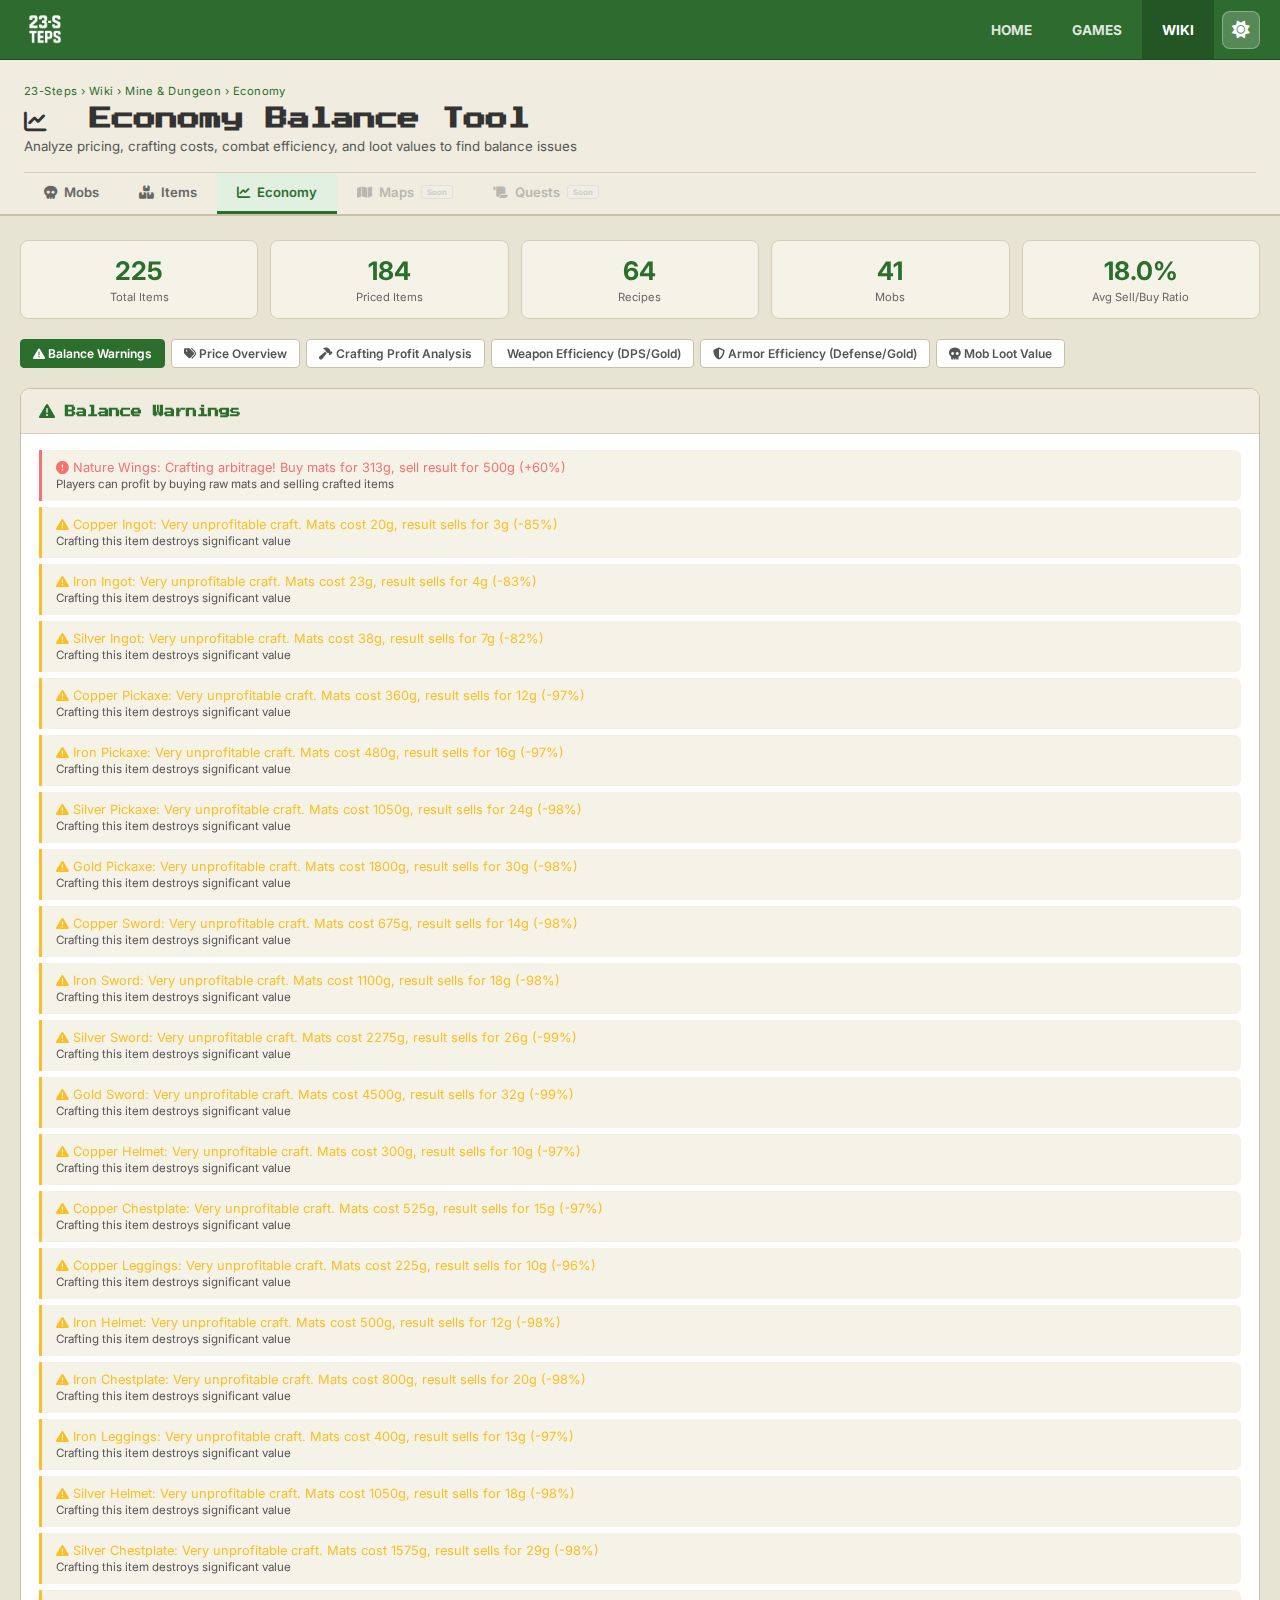
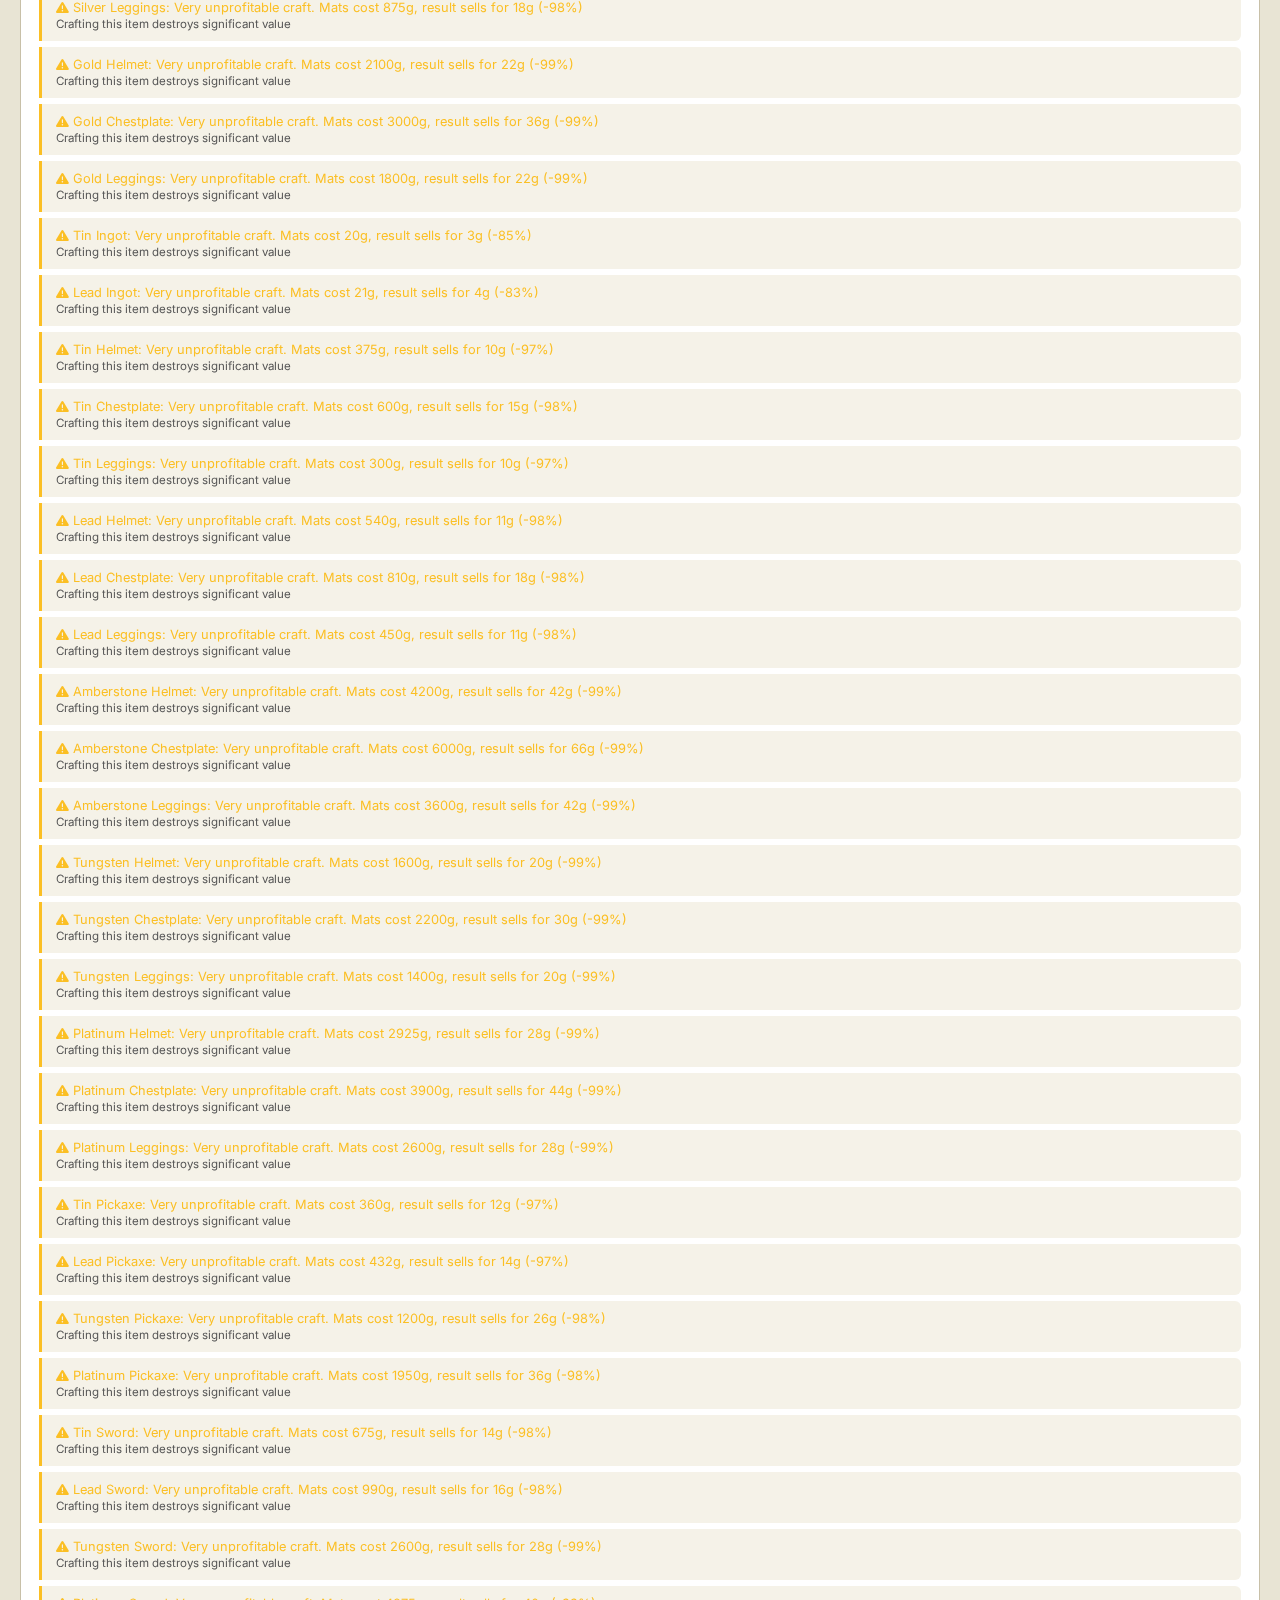
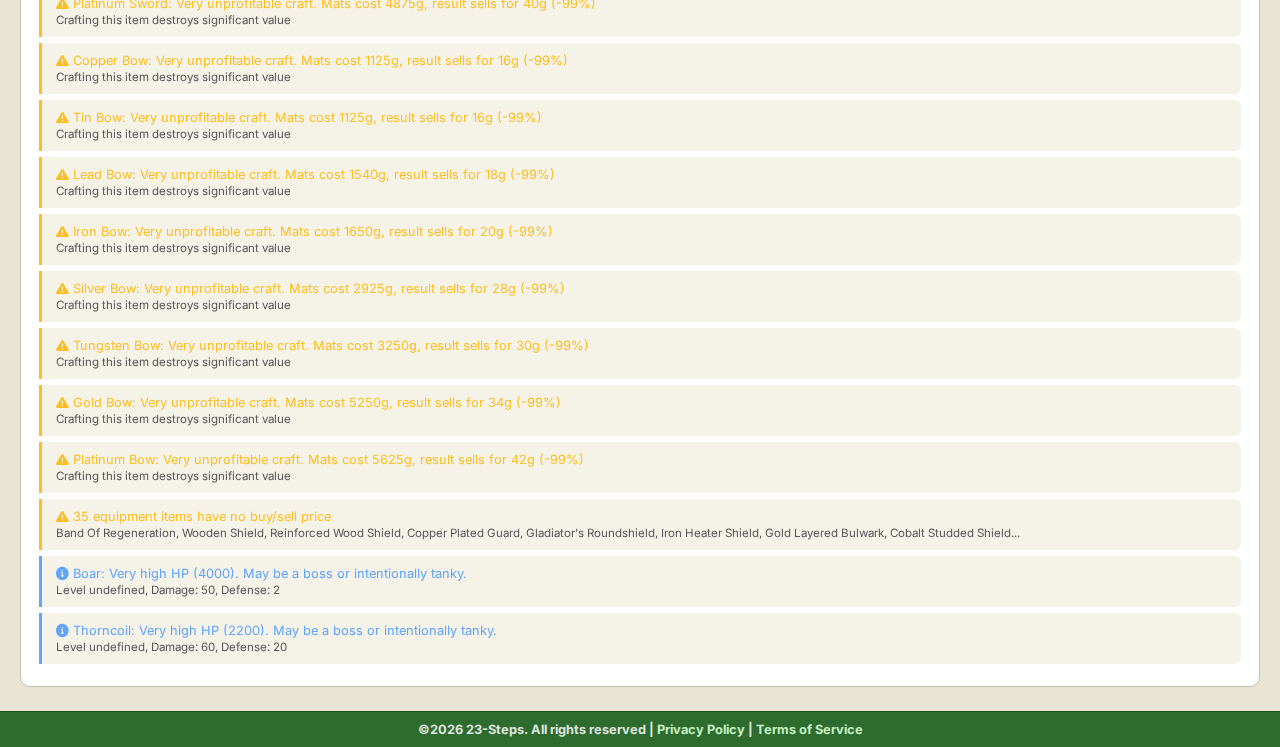
<file: wiki/economy.html>
<!DOCTYPE html>
<html lang="en">

<head>
    <meta charset="UTF-8" />
    <meta name="viewport" content="width=device-width, initial-scale=1.0" />
    <title>Economy Balance — Mine &amp; Dungeon Wiki | 23-Steps</title>
    <meta name="description"
        content="Economy balance testing tool for Mine & Dungeon. Analyze item prices, crafting costs, weapon efficiency, and mob loot values." />
    <link rel="icon" type="image/png" href="../icon2.png" />
    <link href="https://fonts.googleapis.com/css2?family=Inter:wght@400;500;600;700&family=Press+Start+2P&display=swap"
        rel="stylesheet" />
    <link rel="stylesheet" href="https://cdnjs.cloudflare.com/ajax/libs/font-awesome/6.5.0/css/all.min.css" />
    <link rel="stylesheet" href="wiki-theme.css" />
    <script src="wiki-theme.js"></script>
    <style>
        *,
        *::before,
        *::after {
            box-sizing: border-box;
            margin: 0;
            padding: 0
        }

        html,
        body {
            font-family: 'Inter', sans-serif;
            background-image: var(--wiki-body-bg-image);
            background-repeat: repeat;
            background-size: 256px;
            background-color: var(--wiki-bg);
            color: var(--wiki-text);
            display: flex;
            flex-direction: column;
            min-height: 100vh
        }

        body::before {
            content: "";
            position: fixed;
            inset: 0;
            background: var(--wiki-bg-overlay);
            pointer-events: none;
            z-index: 1
        }

        main {
            flex: 1;
            position: relative;
            z-index: 2
        }

        header {
            background-color: var(--wiki-header-bg);
            height: 60px;
            padding: 0 20px;
            display: flex;
            justify-content: space-between;
            align-items: stretch;
            border-bottom: 1px solid var(--wiki-header-border);
            position: relative;
            z-index: 10
        }

        header h1 {
            font-family: 'Press Start 2P', cursive;
            font-size: 1.4em;
            color: var(--wiki-header-title);
            margin: 0;
            display: flex;
            align-items: center;
            gap: 10px
        }

        header h1 a {
            color: inherit;
            text-decoration: none;
            display: flex;
            align-items: center;
            gap: 10px
        }

        header .logo {
            height: 50px;
            object-fit: contain
        }

        nav {
            display: flex;
            align-items: center
        }

        nav a {
            color: var(--wiki-nav-text);
            text-decoration: none;
            font-weight: bold;
            padding: 0 20px;
            height: 100%;
            display: flex;
            align-items: center;
            font-size: .85em
        }

        nav a.active {
            background-color: var(--wiki-nav-active-bg);
            color: var(--wiki-nav-active-text)
        }

        nav a:hover:not(.active) {
            color: var(--wiki-nav-active-text)
        }

        .wiki-page-header {
            background-color: var(--wiki-page-header-bg);
            border-bottom: 2px solid var(--wiki-page-header-border);
            padding: 24px 24px 0
        }

        .wiki-page-header .breadcrumb {
            font-size: .7em;
            color: var(--wiki-breadcrumb);
            margin-bottom: 10px;
            letter-spacing: .04em
        }

        .wiki-page-header .breadcrumb a {
            color: var(--wiki-breadcrumb);
            text-decoration: none
        }

        .wiki-page-header h2 {
            font-family: 'Press Start 2P', cursive;
            font-size: clamp(.9rem, 2.5vw, 1.4rem);
            color: var(--wiki-heading);
            margin-bottom: 5px
        }

        .wiki-page-header p {
            color: var(--wiki-subheading);
            font-size: .83em;
            margin-bottom: 18px
        }

        .tab-bar {
            display: flex;
            border-top: 1px solid var(--wiki-tab-border);
            overflow-x: auto
        }

        .tab-btn {
            display: flex;
            align-items: center;
            gap: 7px;
            padding: 11px 20px;
            color: var(--wiki-tab-text);
            font-weight: 600;
            font-size: .82em;
            cursor: pointer;
            border: none;
            background: transparent;
            border-bottom: 3px solid transparent;
            white-space: nowrap;
            transition: color .15s, border-color .15s, background .15s;
            text-decoration: none;
            font-family: inherit
        }

        .tab-btn:hover {
            color: var(--wiki-tab-hover-text);
            background: var(--wiki-tab-hover-bg)
        }

        .tab-btn.active {
            color: var(--wiki-tab-active-text);
            border-bottom-color: var(--wiki-tab-active-border);
            background: var(--wiki-tab-active-bg)
        }

        .tab-btn.disabled {
            opacity: .4;
            cursor: default;
            pointer-events: none
        }

        .tab-badge {
            font-size: .6em;
            background: var(--wiki-tab-badge-bg);
            border: 1px solid var(--wiki-tab-badge-border);
            color: var(--wiki-tab-badge-text);
            padding: 1px 5px;
            border-radius: 3px
        }

        footer {
            text-align: center;
            padding: 10px;
            font-size: .8em;
            color: var(--wiki-footer-text);
            background-color: var(--wiki-footer-bg);
            border-top: 1px solid var(--wiki-footer-border);
            font-weight: bold;
            position: relative;
            z-index: 2
        }

        footer a {
            color: var(--wiki-footer-link);
            text-decoration: none
        }

        /* Economy-specific styles */
        .content-wrap {
            max-width: 1400px;
            margin: 0 auto;
            padding: 24px 20px
        }

        .dashboard-grid {
            display: grid;
            grid-template-columns: 1fr;
            gap: 20px
        }

        .panel {
            background: var(--wiki-panel-bg);
            border: 1px solid var(--wiki-panel-border);
            border-radius: 10px;
            overflow: hidden;
            backdrop-filter: var(--wiki-panel-blur)
        }

        .panel-header {
            background: var(--wiki-infobox-header-bg);
            border-bottom: 1px solid var(--wiki-infobox-header-border);
            padding: 14px 18px;
            display: flex;
            align-items: center;
            gap: 10px
        }

        .panel-header h3 {
            font-family: 'Press Start 2P', cursive;
            font-size: .7rem;
            color: var(--wiki-section-title)
        }

        .panel-header i {
            color: var(--wiki-section-title);
            font-size: 1rem
        }

        .panel-body {
            padding: 16px 18px;
            overflow-x: auto
        }

        .eco-table {
            width: 100%;
            border-collapse: collapse;
            font-size: .78rem
        }

        .eco-table th {
            text-align: left;
            padding: 8px 10px;
            color: var(--wiki-infobox-label);
            font-weight: 600;
            border-bottom: 2px solid var(--wiki-infobox-row-border);
            white-space: nowrap;
            position: sticky;
            top: 0;
            background: var(--wiki-infobox-header-bg);
            cursor: pointer;
            user-select: none
        }

        .eco-table th:hover {
            color: var(--wiki-section-title)
        }

        .eco-table td {
            padding: 6px 10px;
            border-bottom: 1px solid var(--wiki-infobox-row-border);
            color: var(--wiki-infobox-value);
            white-space: nowrap
        }

        .eco-table tr:hover td {
            background: rgba(106, 176, 243, .04)
        }

        .eco-table .num {
            text-align: right;
            font-variant-numeric: tabular-nums
        }

        .eco-table .gold {
            color: #f5c842
        }

        .eco-table .good {
            color: #4ade80
        }

        .eco-table .bad {
            color: #f87171
        }

        .eco-table .warn {
            color: #fbbf24
        }

        .eco-table .muted {
            color: var(--wiki-text-dimmer)
        }

        .rarity-dot {
            display: inline-block;
            width: 8px;
            height: 8px;
            border-radius: 50%;
            margin-right: 6px;
            vertical-align: middle
        }

        .summary-cards {
            display: grid;
            grid-template-columns: repeat(auto-fit, minmax(180px, 1fr));
            gap: 12px;
            margin-bottom: 20px
        }

        .summary-card {
            background: var(--wiki-stat-bg);
            border: 1px solid var(--wiki-stat-border);
            border-radius: 8px;
            padding: 14px 16px;
            text-align: center
        }

        .summary-card .val {
            font-size: 1.6rem;
            font-weight: 700;
            color: var(--wiki-section-title)
        }

        .summary-card .lbl {
            font-size: .7rem;
            color: var(--wiki-stat-label);
            margin-top: 4px
        }

        .warning-list {
            list-style: none;
            padding: 0
        }

        .warning-list li {
            padding: 10px 14px;
            border-left: 3px solid;
            margin-bottom: 6px;
            border-radius: 0 6px 6px 0;
            font-size: .8rem;
            background: var(--wiki-stat-bg)
        }

        .warning-list li.warn-high {
            border-color: #f87171;
            color: #f87171
        }

        .warning-list li.warn-med {
            border-color: #fbbf24;
            color: #fbbf24
        }

        .warning-list li.warn-low {
            border-color: #60a5fa;
            color: #60a5fa
        }

        .warning-list li .detail {
            color: var(--wiki-text-muted);
            font-size: .72rem;
            margin-top: 2px
        }

        .section-nav {
            display: flex;
            flex-wrap: wrap;
            gap: 6px;
            margin-bottom: 20px
        }

        .section-nav button {
            background: var(--wiki-filter-bg);
            border: 1px solid var(--wiki-filter-border);
            border-radius: 4px;
            padding: 6px 12px;
            color: var(--wiki-filter-text);
            font-size: .75em;
            cursor: pointer;
            font-family: inherit;
            font-weight: 600;
            transition: all .15s
        }

        .section-nav button:hover {
            background: var(--wiki-filter-hover-bg);
            border-color: var(--wiki-input-focus);
            color: var(--wiki-tab-hover-text)
        }

        .section-nav button.active {
            background: var(--wiki-filter-active-bg);
            border-color: var(--wiki-input-focus);
            color: var(--wiki-filter-active-text)
        }

        .panel.hidden {
            display: none
        }

        .bar-cell {
            display: flex;
            align-items: center;
            gap: 6px
        }

        .bar {
            height: 6px;
            border-radius: 3px;
            background: var(--wiki-section-title);
            min-width: 2px;
            transition: width .3s
        }

        @media(max-width:600px) {
            header {
                height: auto;
                flex-direction: column;
                align-items: stretch;
                padding: 0
            }

            header h1 {
                justify-content: center;
                padding: 8px 12px 4px
            }

            header .logo {
                height: 40px
            }

            nav {
                justify-content: center;
                flex-wrap: wrap;
                border-top: 1px solid var(--wiki-header-border);
                padding: 0 4px
            }

            nav a {
                padding: 8px 12px;
                font-size: 0.75em
            }

            .theme-toggle {
                width: 32px;
                height: 32px;
                font-size: 0.9rem
            }

            .summary-cards {
                grid-template-columns: 1fr 1fr
            }

            .eco-table {
                font-size: .7rem
            }
        }
    </style>
</head>

<body>
    <header>
        <h1><a href="../index.html"><img src="../images/logo.png" alt="23-Steps" class="logo" /><span
                    style="position:absolute;width:1px;height:1px;overflow:hidden;clip:rect(0,0,0,0)">23-Steps</span></a>
        </h1>
        <nav>
            <a href="../index.html">HOME</a>
            <a href="../games.html">GAMES</a>
            <a href="mine-dungeon.html" class="active">WIKI</a>
            <button class="theme-toggle" title="Toggle light/dark mode" aria-label="Toggle theme"><i
                    class="fas fa-sun icon-sun"></i><i class="fas fa-moon icon-moon"></i></button>
        </nav>
    </header>
    <div class="wiki-page-header">
        <div class="breadcrumb"><a href="../index.html">23-Steps</a> &rsaquo; <a href="index.html">Wiki</a> &rsaquo; <a
                href="mine-dungeon.html">Mine &amp; Dungeon</a> &rsaquo; Economy</div>
        <h2><i class="fas fa-chart-line"></i>&nbsp; Economy Balance Tool</h2>
        <p>Analyze pricing, crafting costs, combat efficiency, and loot values to find balance issues</p>
        <div class="tab-bar">
            <a class="tab-btn" href="mobs.html"><i class="fas fa-skull"></i> Mobs</a>
            <a class="tab-btn" href="items.html"><i class="fas fa-boxes"></i> Items</a>
            <a class="tab-btn active" href="economy.html"><i class="fas fa-chart-line"></i> Economy</a>
            <span class="tab-btn disabled"><i class="fas fa-map"></i> Maps <span class="tab-badge">Soon</span></span>
            <span class="tab-btn disabled"><i class="fas fa-scroll"></i> Quests <span
                    class="tab-badge">Soon</span></span>
        </div>
    </div>

    <main>
        <div class="content-wrap">
            <div id="summaryCards" class="summary-cards"></div>
            <div class="section-nav" id="sectionNav"></div>
            <div class="dashboard-grid" id="dashboard"></div>
        </div>
    </main>
    <footer>&copy;2026 23-Steps. All rights reserved | <a href="../privacy-policy.html">Privacy Policy</a> | <a
            href="../terms-of-service.html">Terms of Service</a></footer>

    <script src="item_configs.js"></script>
    <script src="crafting_recipes.js"></script>
    <script src="item_values.js"></script>
    <script src="mob_configs.js"></script>
    <script>
        (function () {
            // Load data from inlined script variables
            const itemConfigs = (typeof ITEM_CONFIGS !== 'undefined' ? ITEM_CONFIGS : {}).ItemConfigs || [];
            const recipes = (typeof CRAFTING_RECIPES !== 'undefined' ? CRAFTING_RECIPES : {}).Recipes || [];
            const itemValues = (typeof ITEM_VALUES !== 'undefined' ? ITEM_VALUES : {}).ItemValues || [];
            const mobConfigs = (typeof MOB_CONFIGS !== 'undefined' ? MOB_CONFIGS : {}).MobConfigs || [];

            // Build lookups
            const valMap = {}, cfgMap = {};
            itemValues.forEach(v => valMap[v.itemID] = v.value);
            itemConfigs.forEach(c => cfgMap[c.ItemID] = c);

            const RARITY_COLORS = { Common: '#b0bec5', Uncommon: '#4ade80', Rare: '#60a5fa', Epic: '#c084fc', Legendary: '#fb923c' };
            const coin = '<i class="fas fa-coins" style="color:#f5c842;margin-right:3px"></i>';

            // ── Section definitions ──
            const sections = [
                { id: 'warnings', icon: 'fa-exclamation-triangle', title: 'Balance Warnings', build: buildWarnings },
                { id: 'prices', icon: 'fa-tags', title: 'Price Overview', build: buildPrices },
                { id: 'crafting', icon: 'fa-hammer', title: 'Crafting Profit Analysis', build: buildCrafting },
                { id: 'weapons', icon: 'fa-sword', title: 'Weapon Efficiency (DPS/Gold)', build: buildWeapons },
                { id: 'armor', icon: 'fa-shield-halved', title: 'Armor Efficiency (Defense/Gold)', build: buildArmor },
                { id: 'mobs', icon: 'fa-skull', title: 'Mob Loot Value', build: buildMobs },
            ];

            // Build section nav
            const navEl = document.getElementById('sectionNav');
            sections.forEach((s, i) => {
                const btn = document.createElement('button');
                btn.innerHTML = `<i class="fas ${s.icon}"></i> ${s.title}`;
                btn.className = i === 0 ? 'active' : '';
                btn.onclick = () => {
                    navEl.querySelectorAll('button').forEach(b => b.classList.remove('active'));
                    btn.classList.add('active');
                    document.querySelectorAll('.panel').forEach(p => p.classList.toggle('hidden', p.id !== 'panel-' + s.id));
                };
                navEl.appendChild(btn);
            });

            // Build all panels
            const dashEl = document.getElementById('dashboard');
            sections.forEach((s, i) => {
                const panel = document.createElement('div');
                panel.className = 'panel' + (i > 0 ? ' hidden' : '');
                panel.id = 'panel-' + s.id;
                panel.innerHTML = `<div class="panel-header"><i class="fas ${s.icon}"></i><h3>${s.title}</h3></div><div class="panel-body" id="body-${s.id}"></div>`;
                dashEl.appendChild(panel);
            });

            // Build each section
            sections.forEach(s => s.build(document.getElementById('body-' + s.id)));

            // ── Summary cards ──
            const totalItems = itemConfigs.length, pricedItems = itemValues.length, totalRecipes = recipes.length, totalMobs = mobConfigs.length;
            const avgMargin = itemValues.reduce((s, v) => s + (v.value.BuyPrice > 0 ? (v.value.SellPrice / v.value.BuyPrice) * 100 : 0), 0) / pricedItems;
            const summaryEl = document.getElementById('summaryCards');
            [{ v: totalItems, l: 'Total Items' }, { v: pricedItems, l: 'Priced Items' }, { v: totalRecipes, l: 'Recipes' }, { v: totalMobs, l: 'Mobs' }, { v: avgMargin.toFixed(1) + '%', l: 'Avg Sell/Buy Ratio' }].forEach(d => {
                summaryEl.innerHTML += `<div class="summary-card"><div class="val">${d.v}</div><div class="lbl">${d.l}</div></div>`;
            });

            // ── Build Functions ──
            function buildWarnings(el) {
                const warnings = [];
                // Check crafting profit/loss
                recipes.forEach(r => {
                    const resultVal = valMap[r.ResultItem];
                    if (!resultVal) return;
                    const sellTotal = resultVal.SellPrice * r.ResultQuantity;
                    let buyCost = 0, missing = false;
                    r.Ingredients.forEach(ing => {
                        const iv = valMap[ing.ItemID];
                        if (!iv) { missing = true; return; }
                        buyCost += iv.BuyPrice * ing.Quantity;
                    });
                    if (missing) return;
                    const profit = sellTotal - buyCost;
                    const margin = buyCost > 0 ? (profit / buyCost * 100) : 0;
                    if (margin > 50) warnings.push({ sev: 'high', msg: `${cfgMap[r.ResultItem]?.Name || r.ResultItem}: Crafting arbitrage! Buy mats for ${buyCost.toFixed(0)}g, sell result for ${sellTotal.toFixed(0)}g (+${margin.toFixed(0)}%)`, detail: 'Players can profit by buying raw mats and selling crafted items' });
                    if (margin < -80) warnings.push({ sev: 'med', msg: `${cfgMap[r.ResultItem]?.Name || r.ResultItem}: Very unprofitable craft. Mats cost ${buyCost.toFixed(0)}g, result sells for ${sellTotal.toFixed(0)}g (${margin.toFixed(0)}%)`, detail: 'Crafting this item destroys significant value' });
                });
                // Check weapon DPS anomalies
                const weaponData = [];
                itemConfigs.forEach(c => {
                    const s = c.SwordConfig || c.BowConfig;
                    if (!s) return;
                    const v = valMap[c.ItemID]; if (!v) return;
                    const dps = s.AttackDamage * (1 + (s.CritChance || 0) * ((s.CritDamageMultiplier || s.CritMultiplier || 2) - 1)) / (c.UseSpeed || 1);
                    weaponData.push({ name: c.Name, dps, buy: v.BuyPrice, eff: v.BuyPrice > 0 ? dps / v.BuyPrice : 0, rarity: c.Rarity });
                });
                weaponData.sort((a, b) => b.eff - a.eff);
                if (weaponData.length > 1) {
                    const best = weaponData[0], worst = weaponData[weaponData.length - 1];
                    if (best.eff > worst.eff * 5) warnings.push({ sev: 'med', msg: `Weapon efficiency gap: ${best.name} (${best.eff.toFixed(3)} DPS/g) is ${(best.eff / worst.eff).toFixed(1)}x more efficient than ${worst.name}`, detail: 'Large gaps may make some weapons feel pointless to buy' });
                }
                // Check mob with very high HP
                mobConfigs.forEach(m => {
                    if (m.HealthConfig.MaxHealth > 2000) warnings.push({ sev: 'low', msg: `${m.MobName}: Very high HP (${m.HealthConfig.MaxHealth}). May be a boss or intentionally tanky.`, detail: `Level ${m.Level}, Damage: ${m.CombatConfig.Damage}, Defense: ${m.CombatConfig.Defense}` });
                });
                // Check items with no price
                const unpricedEquip = itemConfigs.filter(c => !valMap[c.ItemID] && ['Sword', 'Bow', 'Pickaxe', 'Armor', 'Staff', 'Wand', 'Wings', 'Shield', 'Accessory'].includes(c.ItemType));
                if (unpricedEquip.length > 0) warnings.push({ sev: 'med', msg: `${unpricedEquip.length} equipment items have no buy/sell price`, detail: unpricedEquip.slice(0, 8).map(c => c.Name).join(', ') + (unpricedEquip.length > 8 ? '...' : '') });

                if (warnings.length === 0) warnings.push({ sev: 'low', msg: 'No major balance issues detected!', detail: '' });
                const ul = document.createElement('ul'); ul.className = 'warning-list';
                warnings.sort((a, b) => ({ high: 0, med: 1, low: 2 }[a.sev]) - ({ high: 0, med: 1, low: 2 }[b.sev]));
                warnings.forEach(w => {
                    ul.innerHTML += `<li class="warn-${w.sev}"><i class="fas fa-${w.sev === 'high' ? 'circle-exclamation' : w.sev === 'med' ? 'triangle-exclamation' : 'info-circle'}"></i> ${w.msg}${w.detail ? `<div class="detail">${w.detail}</div>` : ''}</li>`;
                });
                el.appendChild(ul);
            }

            function buildPrices(el) {
                const rows = itemValues.map(v => {
                    const cfg = cfgMap[v.itemID] || {};
                    const ratio = v.value.BuyPrice > 0 ? (v.value.SellPrice / v.value.BuyPrice * 100).toFixed(1) : '-';
                    return { id: v.itemID, name: cfg.Name || v.itemID, type: cfg.ItemType || '?', rarity: cfg.Rarity || 'Common', buy: v.value.BuyPrice, sell: v.value.SellPrice, ratio: parseFloat(ratio) || 0, ratioStr: ratio };
                });
                rows.sort((a, b) => b.buy - a.buy);
                const maxBuy = Math.max(...rows.map(r => r.buy));
                el.innerHTML = `<table class="eco-table" id="priceTable"><thead><tr><th data-col="name">Item ↕</th><th data-col="type">Type</th><th data-col="rarity">Rarity</th><th data-col="buy" class="num">Buy ${coin} ↕</th><th data-col="sell" class="num">Sell ${coin}</th><th data-col="ratio" class="num">Sell/Buy %</th><th>Relative</th></tr></thead><tbody>${rows.map(r => `<tr><td><span class="rarity-dot" style="background:${RARITY_COLORS[r.rarity] || '#888'}"></span>${r.name}</td><td class="muted">${r.type}</td><td style="color:${RARITY_COLORS[r.rarity] || '#888'}">${r.rarity}</td><td class="num gold">${r.buy}</td><td class="num gold">${r.sell}</td><td class="num ${r.ratio >= 25 ? 'good' : r.ratio >= 15 ? 'warn' : 'bad'}">${r.ratioStr}%</td><td><div class="bar-cell"><div class="bar" style="width:${(r.buy / maxBuy * 120).toFixed(0)}px"></div></div></td></tr>`).join('')}</tbody></table>`;
                makeSortable(document.getElementById('priceTable'), rows, r => `<tr><td><span class="rarity-dot" style="background:${RARITY_COLORS[r.rarity] || '#888'}"></span>${r.name}</td><td class="muted">${r.type}</td><td style="color:${RARITY_COLORS[r.rarity] || '#888'}">${r.rarity}</td><td class="num gold">${r.buy}</td><td class="num gold">${r.sell}</td><td class="num ${r.ratio >= 25 ? 'good' : r.ratio >= 15 ? 'warn' : 'bad'}">${r.ratioStr}%</td><td><div class="bar-cell"><div class="bar" style="width:${(r.buy / maxBuy * 120).toFixed(0)}px"></div></div></td></tr>`);
            }

            function buildCrafting(el) {
                const rows = [];
                recipes.forEach(r => {
                    const resultVal = valMap[r.ResultItem];
                    const resultCfg = cfgMap[r.ResultItem] || {};
                    const sellTotal = resultVal ? (resultVal.SellPrice * r.ResultQuantity) : 0;
                    const buyTotal = resultVal ? (resultVal.BuyPrice * r.ResultQuantity) : 0;
                    let matCost = 0, matDetail = [], missing = false;
                    r.Ingredients.forEach(ing => {
                        const iv = valMap[ing.ItemID];
                        if (!iv) { missing = true; matDetail.push(`${ing.Quantity}x ${cfgMap[ing.ItemID]?.Name || ing.ItemID} (no price)`); return; }
                        const c = iv.BuyPrice * ing.Quantity;
                        matCost += c;
                        matDetail.push(`${ing.Quantity}x ${cfgMap[ing.ItemID]?.Name || ing.ItemID} = ${c.toFixed(0)}g`);
                    });
                    const profit = sellTotal - matCost;
                    const margin = matCost > 0 ? (profit / matCost * 100) : 0;
                    rows.push({ name: resultCfg.Name || r.ResultItem, qty: r.ResultQuantity, rarity: resultCfg.Rarity || 'Common', matCost, sellTotal, buyTotal, profit, margin, mats: matDetail.join(', '), missing });
                });
                rows.sort((a, b) => b.margin - a.margin);
                el.innerHTML = `<table class="eco-table"><thead><tr><th>Result</th><th class="num">Qty</th><th class="num">Mat Cost ${coin}</th><th class="num">Sell Value ${coin}</th><th class="num">Buy Value ${coin}</th><th class="num">Craft Profit</th><th class="num">Margin %</th><th>Materials</th></tr></thead><tbody>${rows.map(r => `<tr><td><span class="rarity-dot" style="background:${RARITY_COLORS[r.rarity] || '#888'}"></span>${r.name}</td><td class="num">${r.qty}</td><td class="num gold">${r.missing ? '<span class="muted">partial</span>' : r.matCost.toFixed(0)}</td><td class="num gold">${r.sellTotal.toFixed(0)}</td><td class="num gold">${r.buyTotal.toFixed(0)}</td><td class="num ${r.profit >= 0 ? 'good' : 'bad'}">${r.profit >= 0 ? '+' : ''}${r.profit.toFixed(0)}</td><td class="num ${r.margin > 0 ? 'good' : r.margin > -30 ? 'warn' : 'bad'}">${r.margin.toFixed(1)}%</td><td class="muted" style="white-space:normal;max-width:300px;font-size:.7rem">${r.mats}</td></tr>`).join('')}</tbody></table>`;
            }

            function buildWeapons(el) {
                const rows = [];
                itemConfigs.forEach(c => {
                    const sc = c.SwordConfig, bc = c.BowConfig, wc = c.WandConfig || c.StaffConfig;
                    const cfg = sc || bc || wc; if (!cfg) return;
                    const v = valMap[c.ItemID];
                    const dmg = cfg.AttackDamage || cfg.Damage || 0;
                    const spd = c.UseSpeed || 1;
                    const crit = cfg.CritChance || 0;
                    const critMul = (cfg.CritDamageMultiplier || cfg.CritMultiplier || 2);
                    const dps = dmg * (1 + crit * (critMul - 1)) / spd;
                    const type = sc ? 'Sword' : bc ? 'Bow' : 'Staff';
                    rows.push({ name: c.Name, type, rarity: c.Rarity, dmg, spd, crit, dps, buy: v ? v.BuyPrice : 0, sell: v ? v.SellPrice : 0, eff: v && v.BuyPrice > 0 ? (dps / v.BuyPrice) : 0, kb: cfg.KnockbackForce || 0 });
                });
                rows.sort((a, b) => b.dps - a.dps);
                const maxDps = Math.max(...rows.map(r => r.dps));
                el.innerHTML = `<table class="eco-table"><thead><tr><th>Weapon</th><th>Type</th><th>Rarity</th><th class="num">Damage</th><th class="num">Speed</th><th class="num">Crit%</th><th class="num">DPS</th><th class="num">Buy ${coin}</th><th class="num">DPS/Gold</th><th>DPS Bar</th></tr></thead><tbody>${rows.map(r => `<tr><td><span class="rarity-dot" style="background:${RARITY_COLORS[r.rarity] || '#888'}"></span>${r.name}</td><td class="muted">${r.type}</td><td style="color:${RARITY_COLORS[r.rarity] || '#888'}">${r.rarity}</td><td class="num">${r.dmg}</td><td class="num">${r.spd.toFixed(1)}</td><td class="num">${(r.crit * 100).toFixed(1)}%</td><td class="num gold">${r.dps.toFixed(2)}</td><td class="num gold">${r.buy || '-'}</td><td class="num ${r.eff > 0.1 ? 'good' : r.eff > 0.05 ? 'warn' : 'bad'}">${r.eff ? r.eff.toFixed(4) : '-'}</td><td><div class="bar-cell"><div class="bar" style="width:${(r.dps / maxDps * 100).toFixed(0)}px;background:${RARITY_COLORS[r.rarity] || '#888'}"></div></div></td></tr>`).join('')}</tbody></table>`;
            }

            function buildArmor(el) {
                const rows = [];
                itemConfigs.forEach(c => {
                    if (!c.ArmorConfig) return;
                    const v = valMap[c.ItemID];
                    const def = c.ArmorConfig.Defense;
                    const mdef = c.ArmorConfig.MagicDefense || 0;
                    const armorTypes = ['Helmet', 'Chestplate', 'Leggings'];
                    const slot = armorTypes[c.ArmorConfig.ArmorType] || '?';
                    rows.push({ name: c.Name, slot, set: c.ArmorConfig.SetName, rarity: c.Rarity, def, mdef, buy: v ? v.BuyPrice : 0, sell: v ? v.SellPrice : 0, eff: v && v.BuyPrice > 0 ? (def / v.BuyPrice) : 0 });
                });
                rows.sort((a, b) => b.def - a.def);
                const maxDef = Math.max(...rows.map(r => r.def));
                el.innerHTML = `<table class="eco-table"><thead><tr><th>Armor</th><th>Slot</th><th>Set</th><th>Rarity</th><th class="num">Defense</th><th class="num">M.Def</th><th class="num">Buy ${coin}</th><th class="num">Sell ${coin}</th><th class="num">Def/Gold</th><th>Defense Bar</th></tr></thead><tbody>${rows.map(r => `<tr><td><span class="rarity-dot" style="background:${RARITY_COLORS[r.rarity] || '#888'}"></span>${r.name}</td><td class="muted">${r.slot}</td><td class="muted">${r.set}</td><td style="color:${RARITY_COLORS[r.rarity] || '#888'}">${r.rarity}</td><td class="num">${r.def}</td><td class="num">${r.mdef}</td><td class="num gold">${r.buy || '-'}</td><td class="num gold">${r.sell || '-'}</td><td class="num ${r.eff > 0.05 ? 'good' : r.eff > 0.02 ? 'warn' : 'bad'}">${r.eff ? r.eff.toFixed(4) : '-'}</td><td><div class="bar-cell"><div class="bar" style="width:${(r.def / maxDef * 100).toFixed(0)}px;background:${RARITY_COLORS[r.rarity] || '#888'}"></div></div></td></tr>`).join('')}</tbody></table>`;
            }

            function buildMobs(el) {
                const rows = mobConfigs.map(m => {
                    const loot = m.LootConfig;
                    const drops = loot.LootDrops || [];
                    let avgLootValue = 0, lootNames = [];
                    drops.forEach(d => {
                        const iv = valMap[d.ItemID];
                        const avgQty = (d.MinQuantity + d.MaxQuantity) / 2;
                        const val = iv ? (iv.SellPrice * avgQty * d.DropChance) : 0;
                        avgLootValue += val;
                        lootNames.push(`${d.ItemID} (${d.MinQuantity}-${d.MaxQuantity})`);
                    });
                    const xp = loot.BaseExperience;
                    const hp = m.HealthConfig.MaxHealth;
                    const dmg = m.CombatConfig.Damage;
                    const def = m.CombatConfig.Defense;
                    const threat = dmg * (1 + m.CombatConfig.CritChance * (m.CombatConfig.CritMultiplier - 1));
                    return { name: m.MobName, level: m.Level, hp, dmg, def, xp, threat: threat.toFixed(1), lootVal: avgLootValue, goldPerHp: hp > 0 ? (avgLootValue / hp) : 0, drops: lootNames.join(', '), hostile: m.AIConfig.IsHostileToPlayer };
                });
                rows.sort((a, b) => b.lootVal - a.lootVal);
                const maxLoot = Math.max(...rows.map(r => r.lootVal));
                el.innerHTML = `<table class="eco-table"><thead><tr><th>Mob</th><th class="num">Lvl</th><th class="num">HP</th><th class="num">Damage</th><th class="num">Defense</th><th class="num">Threat</th><th class="num">XP</th><th class="num">Avg Loot ${coin}</th><th class="num">Gold/HP</th><th>Drops</th><th>Loot Bar</th></tr></thead><tbody>${rows.map(r => `<tr><td>${r.hostile ? '⚔️' : '🕊️'} ${r.name}</td><td class="num">${r.level}</td><td class="num">${r.hp}</td><td class="num">${r.dmg}</td><td class="num">${r.def}</td><td class="num warn">${r.threat}</td><td class="num">${r.xp}</td><td class="num gold">${r.lootVal.toFixed(1)}</td><td class="num ${r.goldPerHp > 0.05 ? 'good' : r.goldPerHp > 0.01 ? 'warn' : 'bad'}">${r.goldPerHp.toFixed(4)}</td><td class="muted" style="white-space:normal;font-size:.7rem">${r.drops}</td><td><div class="bar-cell"><div class="bar" style="width:${maxLoot > 0 ? (r.lootVal / maxLoot * 100).toFixed(0) : 0}px;background:#f5c842"></div></div></td></tr>`).join('')}</tbody></table>`;
            }

            function makeSortable(table, data, renderRow) {
                let sortCol = null, sortDir = 1;
                table.querySelectorAll('th').forEach(th => {
                    th.addEventListener('click', () => {
                        const col = th.dataset.col; if (!col) return;
                        if (sortCol === col) sortDir *= -1; else { sortCol = col; sortDir = 1; }
                        data.sort((a, b) => {
                            const va = a[col], vb = b[col];
                            if (typeof va === 'number') return (va - vb) * sortDir;
                            return String(va).localeCompare(String(vb)) * sortDir;
                        });
                        table.querySelector('tbody').innerHTML = data.map(renderRow).join('');
                    });
                });
            }
        })();
    </script>
</body>

</html>
</file>
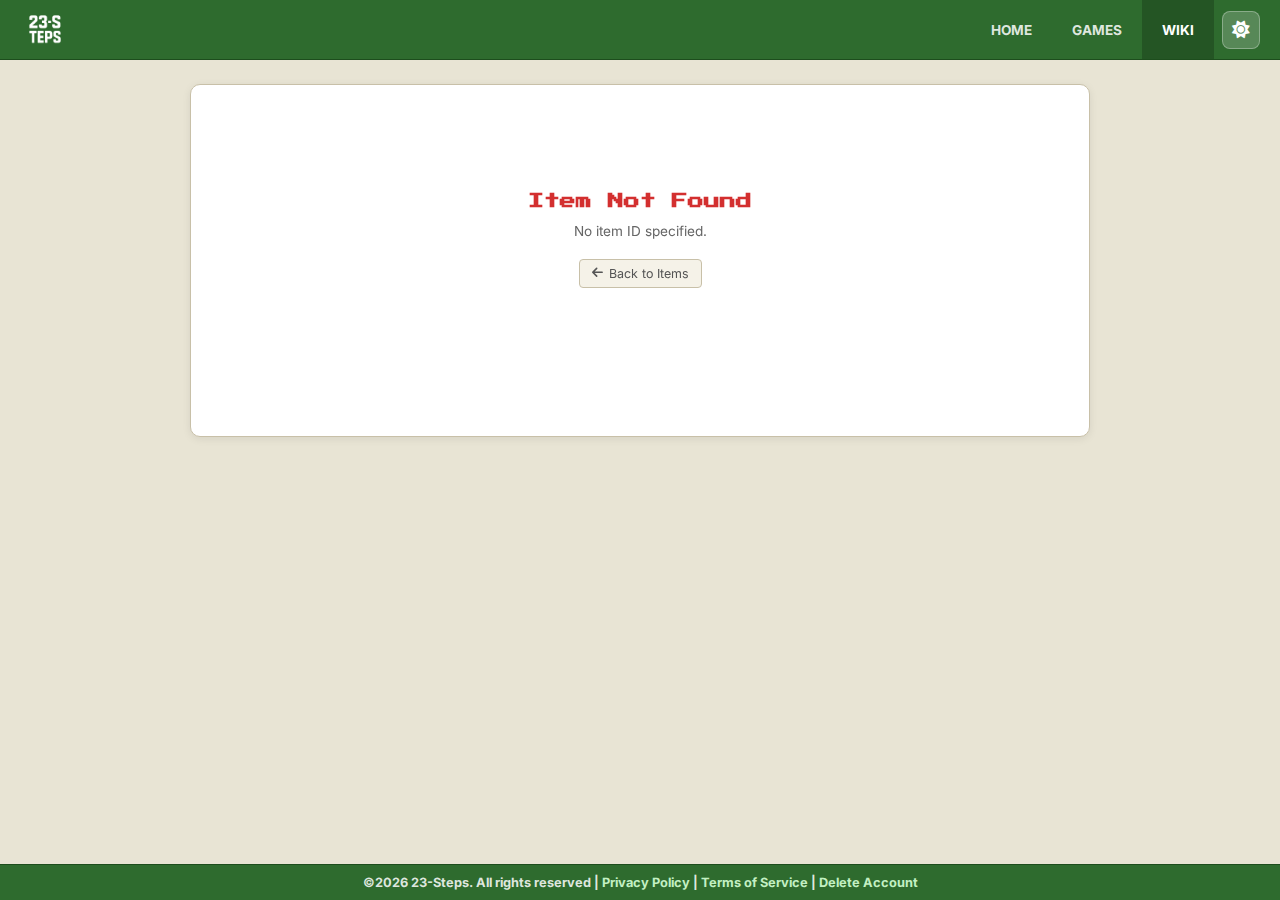
<file: wiki/item.html>
<!DOCTYPE html>
<html lang="en">

<head>
  <meta charset="UTF-8" />
  <meta name="viewport" content="width=device-width, initial-scale=1.0" />
  <title>Item — Mine &amp; Dungeon Wiki | 23-Steps</title>
  <meta name="description"
    content="Look up item details in Mine & Dungeon — stats, rarity, crafting recipe, used-in recipes and more. Powered by the official 23-Steps wiki." />
  <meta name="keywords" content="Mine and Dungeon item, item stats, crafting recipe, 23-Steps wiki" />
  <link rel="canonical" href="https://23-steps.com/wiki/item.html" />
  <!-- Open Graph -->
  <meta property="og:type" content="article" />
  <meta property="og:title" content="Item — Mine &amp; Dungeon Wiki | 23-Steps" />
  <meta property="og:description"
    content="Look up item details in Mine & Dungeon — stats, rarity, crafting recipe and more." />
  <meta property="og:url" content="https://23-steps.com/wiki/item.html" />
  <meta property="og:site_name" content="23-Steps" />
  <meta property="og:image" content="https://23-steps.com/images/mine-dungeon.png" />
  <!-- Twitter Card -->
  <meta name="twitter:card" content="summary" />
  <meta name="twitter:title" content="Item — Mine &amp; Dungeon Wiki | 23-Steps" />
  <meta name="twitter:description"
    content="Look up item details in Mine & Dungeon — stats, rarity, crafting recipe and more." />
  <meta name="twitter:image" content="https://23-steps.com/images/mine-dungeon.png" />
  <link rel="icon" type="image/png" href="../icon2.png" />
  <link
    href="https://fonts.googleapis.com/css2?family=Inter:wght@400;500;600;700&family=Press+Start+2P&family=Cinzel:wght@400;600&display=swap"
    rel="stylesheet" />
  <link rel="stylesheet" href="https://cdnjs.cloudflare.com/ajax/libs/font-awesome/6.5.0/css/all.min.css" />
  <link rel="stylesheet" href="wiki-theme.css" />
  <script src="wiki-theme.js"></script>
  <style>
    /* ── Base ─────────────────────────────────────────── */
    *,
    *::before,
    *::after {
      box-sizing: border-box;
      margin: 0;
      padding: 0;
    }

    html,
    body {
      font-family: 'Inter', sans-serif;
      background-image: var(--wiki-body-bg-image);
      background-repeat: repeat;
      background-size: 256px 256px;
      background-color: var(--wiki-bg);
      color: var(--wiki-text);
      display: flex;
      flex-direction: column;
      min-height: 100vh;
      position: relative;
    }

    body::before {
      content: "";
      position: fixed;
      inset: 0;
      background: var(--wiki-bg-overlay);
      pointer-events: none;
      z-index: 1;
    }

    main {
      flex: 1;
      position: relative;
      z-index: 2;
    }

    /* ── Header ───────────────────────────────────────── */
    header {
      background-color: var(--wiki-header-bg);
      height: 60px;
      padding: 0 20px;
      display: flex;
      justify-content: space-between;
      align-items: stretch;
      border-bottom: 1px solid var(--wiki-header-border);
      position: relative;
      z-index: 10;
    }

    header h1 {
      font-family: 'Press Start 2P', cursive;
      font-size: 1.4em;
      color: var(--wiki-header-title);
      margin: 0;
      display: flex;
      align-items: center;
      gap: 10px;
    }

    header h1 a {
      color: inherit;
      text-decoration: none;
      display: flex;
      align-items: center;
      gap: 10px;
    }

    header .logo {
      height: 50px;
      object-fit: contain;
    }

    nav {
      display: flex;
      align-items: center;
    }

    nav a {
      color: var(--wiki-nav-text);
      text-decoration: none;
      font-weight: bold;
      padding: 0 20px;
      height: 100%;
      display: flex;
      align-items: center;
      font-size: 0.85em;
    }

    nav a.active {
      background-color: var(--wiki-nav-active-bg);
      color: var(--wiki-nav-active-text);
    }

    nav a:hover:not(.active) {
      color: var(--wiki-nav-active-text);
    }

    /* ── Content wrapper ──────────────────────────────── */
    .content-wrap {
      max-width: 900px;
      margin: 24px auto;
      padding: 28px 24px 48px;
      background: var(--wiki-panel-bg);
      backdrop-filter: var(--wiki-panel-blur);
      -webkit-backdrop-filter: var(--wiki-panel-blur);
      border-radius: 10px;
      border: 1px solid var(--wiki-panel-border);
      box-shadow: var(--wiki-panel-shadow);
    }

    /* ── Breadcrumb ───────────────────────────────────── */
    .breadcrumb {
      font-size: 0.7em;
      color: var(--wiki-breadcrumb);
      margin-bottom: 20px;
      letter-spacing: 0.04em;
    }

    .breadcrumb a {
      color: var(--wiki-breadcrumb);
      text-decoration: none;
    }

    .breadcrumb a:hover {
      text-decoration: underline;
    }

    /* ── Article layout (sidebar + body) ──────────────── */
    .article {
      display: grid;
      grid-template-columns: 240px 1fr;
      gap: 28px;
      align-items: start;
    }

    @media (max-width: 680px) {
      .article {
        grid-template-columns: 1fr;
      }
    }

    /* ── Infobox (right sidebar, Terraria style) ──────── */
    .infobox {
      background-color: var(--wiki-infobox-bg);
      border: 1px solid var(--wiki-infobox-border);
      border-top: 3px solid var(--rarity-color, #6ab0f3);
      border-radius: 4px;
      overflow: hidden;
    }

    .infobox-header {
      background: var(--wiki-infobox-header-bg);
      padding: 14px;
      text-align: center;
      border-bottom: 1px solid var(--wiki-infobox-header-border);
    }

    .infobox-icon {
      width: 72px;
      height: 72px;
      margin: 0 auto 10px;
      background: color-mix(in srgb, var(--rarity-color, #2b3a59) 12%, var(--wiki-rarity-icon-base));
      border: 2px solid color-mix(in srgb, var(--rarity-color, #2b3a59) 35%, var(--wiki-rarity-icon-border-base));
      border-radius: 8px;
      display: flex;
      align-items: center;
      justify-content: center;
      overflow: hidden;
      box-shadow: 0 0 12px color-mix(in srgb, var(--rarity-color, #555) 25%, transparent),
        inset 0 0 16px color-mix(in srgb, var(--rarity-color, #555) 10%, transparent);
    }

    .infobox-icon img {
      width: 64px;
      height: 64px;
      object-fit: contain;
      image-rendering: pixelated;
      image-rendering: crisp-edges;
    }

    .infobox-icon .icon-missing {
      font-size: 2rem;
      opacity: 0.25;
    }

    .infobox-name {
      font-family: 'Press Start 2P', cursive;
      font-size: 0.65rem;
      color: var(--rarity-color, #99ccff);
      line-height: 1.5;
      margin-bottom: 4px;
    }

    .infobox-type {
      font-size: 0.7em;
      color: var(--wiki-text-dim);
      letter-spacing: 0.04em;
      text-transform: uppercase;
    }

    .infobox-table {
      width: 100%;
      border-collapse: collapse;
      font-size: 0.78em;
    }

    .infobox-table tr {
      border-bottom: 1px solid var(--wiki-infobox-row-border);
    }

    .infobox-table tr:last-child {
      border-bottom: none;
    }

    .infobox-table td {
      padding: 7px 12px;
      vertical-align: top;
    }

    .infobox-table td:first-child {
      color: var(--wiki-infobox-label);
      white-space: nowrap;
      width: 50%;
      font-size: 0.9em;
    }

    .infobox-table td:last-child {
      color: var(--wiki-infobox-value);
      font-weight: bold;
    }

    /* ── Rarity pill ──────────────────────────────────── */
    .rarity-pill {
      display: inline-block;
      padding: 2px 8px;
      border-radius: 10px;
      font-size: 0.85em;
      font-weight: bold;
      background: var(--rarity-bg, #1e2d40);
      color: var(--rarity-color, #b0bec5);
      border: 1px solid var(--rarity-color, #2b3a59);
    }

    /* ── Article body ─────────────────────────────────── */
    .article-body h1 {
      font-family: 'Press Start 2P', cursive;
      font-size: clamp(0.85rem, 2.5vw, 1.2rem);
      color: var(--rarity-color, var(--wiki-heading));
      line-height: 1.5;
      margin-bottom: 8px;
      padding-bottom: 10px;
      border-bottom: 2px solid var(--wiki-section-border);
    }

    .item-subtitle {
      font-size: 0.8em;
      color: var(--wiki-text-dim);
      margin-bottom: 24px;
      text-transform: uppercase;
      letter-spacing: 0.08em;
    }

    /* ── Type icon row ────────────────────────────────── */
    .type-badge-row {
      display: flex;
      gap: 8px;
      flex-wrap: wrap;
      margin-bottom: 22px;
    }

    .type-badge {
      display: inline-flex;
      align-items: center;
      gap: 5px;
      background: var(--wiki-stat-bg);
      border: 1px solid var(--wiki-stat-border);
      border-radius: 4px;
      padding: 4px 10px;
      font-size: 0.75em;
      color: var(--wiki-text-muted);
    }

    .type-badge i {
      color: var(--rarity-color, #6ab0f3);
    }

    /* ── Description ──────────────────────────────────── */
    .desc-section {
      margin-bottom: 28px;
    }

    .desc-section p {
      font-family: 'Cinzel', Georgia, serif;
      font-size: 0.82em;
      font-style: italic;
      color: var(--wiki-desc-color);
      line-height: 1.85;
      letter-spacing: 0.03em;
      text-shadow: 0 0 14px var(--wiki-desc-shadow);
    }

    /* ── Stat section ─────────────────────────────────── */
    .stats-section {
      margin-bottom: 28px;
    }

    .section-title {
      font-family: 'Press Start 2P', cursive;
      font-size: 0.65rem;
      color: var(--wiki-section-title);
      margin-bottom: 12px;
      padding-bottom: 6px;
      border-bottom: 1px solid var(--wiki-section-border);
    }

    .stats-grid {
      display: grid;
      grid-template-columns: repeat(auto-fill, minmax(160px, 1fr));
      gap: 8px;
    }

    .stat-card {
      background: var(--wiki-stat-bg);
      border: 1px solid var(--wiki-stat-border);
      border-radius: 5px;
      padding: 10px 12px;
      display: flex;
      flex-direction: column;
      gap: 3px;
    }

    .stat-label {
      font-size: 0.65em;
      color: var(--wiki-stat-label);
      text-transform: uppercase;
      letter-spacing: 0.05em;
    }

    .stat-value {
      font-size: 1.05em;
      font-weight: bold;
      color: var(--wiki-stat-value);
    }

    .stat-value.highlight {
      color: var(--rarity-color, #6ab0f3);
    }

    /* ── Enchantable tag ──────────────────────────────── */
    .enchant-tag {
      display: inline-flex;
      align-items: center;
      gap: 5px;
      background: var(--wiki-enchant-bg);
      border: 1px solid var(--wiki-enchant-border);
      color: var(--wiki-enchant-text);
      border-radius: 4px;
      padding: 4px 10px;
      font-size: 0.75em;
      margin-top: 8px;
    }

    .no-enchant-tag {
      display: inline-flex;
      align-items: center;
      gap: 5px;
      background: var(--wiki-no-enchant-bg);
      border: 1px solid var(--wiki-no-enchant-border);
      color: var(--wiki-no-enchant-text);
      border-radius: 4px;
      padding: 4px 10px;
      font-size: 0.75em;
      margin-top: 8px;
    }

    /* ── Loading / error ──────────────────────────────── */
    .loading-state {
      text-align: center;
      padding: 80px 20px;
      color: var(--wiki-loading);
      font-size: 0.9em;
    }

    .loading-state i {
      font-size: 2.5rem;
      margin-bottom: 18px;
      display: block;
      animation: spin 1s linear infinite;
    }

    @keyframes spin {
      to {
        transform: rotate(360deg);
      }
    }

    /* ── Footer ───────────────────────────────────────── */
    footer {
      text-align: center;
      padding: 10px;
      font-size: 0.8em;
      color: var(--wiki-footer-text);
      background-color: var(--wiki-footer-bg);
      border-top: 1px solid var(--wiki-footer-border);
      font-weight: bold;
      position: relative;
      z-index: 2;
    }

    footer a {
      color: var(--wiki-footer-link);
      text-decoration: none;
    }

    footer a:hover {
      text-decoration: underline;
    }

    /* ── Back button ──────────────────────────────────── */
    .back-btn {
      display: inline-flex;
      align-items: center;
      gap: 6px;
      background: var(--wiki-btn-bg);
      border: 1px solid var(--wiki-btn-border);
      color: var(--wiki-btn-text);
      border-radius: 4px;
      padding: 6px 12px;
      font-size: 0.78em;
      text-decoration: none;
      margin-bottom: 20px;
      transition: background .15s, color .15s;
    }

    .back-btn:hover {
      background: var(--wiki-btn-hover-bg);
      color: var(--wiki-btn-hover-text);
    }

    /* ── Prev/Next nav ────────────────────────────────── */
    .item-nav {
      display: flex;
      justify-content: space-between;
      margin-top: 36px;
      gap: 12px;
    }

    .nav-item-btn {
      display: flex;
      align-items: center;
      gap: 8px;
      background: var(--wiki-btn-bg);
      border: 1px solid var(--wiki-btn-border);
      border-radius: 6px;
      padding: 10px 14px;
      text-decoration: none;
      color: var(--wiki-btn-text);
      font-size: 0.75em;
      flex: 1;
      transition: background .15s, border-color .15s;
      max-width: 48%;
    }

    .nav-item-btn:hover {
      background: var(--wiki-btn-hover-bg);
      border-color: var(--wiki-input-focus, #6ab0f3);
      color: var(--wiki-btn-hover-text);
    }

    .nav-item-btn.next {
      justify-content: flex-end;
      text-align: right;
    }

    .nav-item-btn .nav-label {
      font-size: 0.8em;
      color: var(--wiki-text-dimmer);
      display: block;
      margin-bottom: 3px;
    }

    .nav-item-btn .nav-icon {
      width: 32px;
      height: 32px;
      image-rendering: pixelated;
      flex-shrink: 0;
    }

    /* ── Not found ────────────────────────────────────── */
    .not-found {
      text-align: center;
      padding: 80px 20px;
      color: var(--wiki-text-dim);
    }

    .not-found h2 {
      font-family: 'Press Start 2P', cursive;
      font-size: 1rem;
      color: var(--wiki-error);
      margin-bottom: 14px;
    }

    .not-found p {
      font-size: 0.85em;
      margin-bottom: 20px;
    }

    /* ── Crafting recipe (infobox) ───────────────── */
    .recipe-section {
      padding: 10px 12px 12px;
      border-top: 1px solid var(--wiki-recipe-border);
    }

    .recipe-section .section-title {
      font-family: 'Press Start 2P', cursive;
      font-size: 0.5rem;
      color: var(--wiki-section-title);
      margin-bottom: 8px;
      padding-bottom: 4px;
      border-bottom: 1px solid var(--wiki-stat-border);
    }

    /* 5-per-row grid */
    .recipe-grid {
      display: grid;
      grid-template-columns: repeat(5, 1fr);
      gap: 5px;
    }

    /* each chip: icon on top, ×qty below */
    .recipe-ingredient {
      display: flex;
      flex-direction: column;
      align-items: center;
      gap: 3px;
      text-decoration: none;
      color: inherit;
    }

    .recipe-ing-box {
      width: 100%;
      aspect-ratio: 1;
      display: flex;
      align-items: center;
      justify-content: center;
      background: color-mix(in srgb, var(--ing-color, #6ab0f3) 10%, var(--wiki-rarity-icon-base));
      border: 1px solid color-mix(in srgb, var(--ing-color, #6ab0f3) 30%, var(--wiki-rarity-icon-border-base));
      border-radius: 5px;
      box-shadow: inset 0 0 6px color-mix(in srgb, var(--ing-color, #6ab0f3) 8%, transparent);
      transition: border-color .15s, background .15s;
    }

    .recipe-ingredient:hover .recipe-ing-box {
      border-color: var(--wiki-input-focus);
      background: color-mix(in srgb, var(--ing-color, #6ab0f3) 20%, var(--wiki-rarity-icon-base));
    }

    .recipe-ing-box img {
      width: 70%;
      height: 70%;
      image-rendering: pixelated;
      image-rendering: crisp-edges;
    }

    .recipe-ing-box .icon-missing {
      font-size: 0.85rem;
      opacity: 0.3;
    }

    .recipe-qty {
      font-size: 0.6em;
      font-weight: 700;
      color: var(--wiki-recipe-qty);
      white-space: nowrap;
    }

    /* ── Used-in section ────────────────────────────────── */
    .usedin-section {
      margin-top: 28px;
      margin-bottom: 28px;
    }

    .usedin-rows {
      display: flex;
      flex-direction: column;
      gap: 10px;
    }

    /* one recipe row */
    .usedin-row {
      display: flex;
      align-items: center;
      gap: 8px;
      flex-wrap: wrap;
    }

    .usedin-ingredients {
      display: flex;
      gap: 6px;
      flex-wrap: wrap;
      align-items: center;
    }

    /* ingredient/result slot */
    .usedin-slot {
      position: relative;
      width: 52px;
      height: 52px;
      flex-shrink: 0;
    }

    .usedin-slot-box {
      width: 100%;
      height: 100%;
      display: flex;
      align-items: center;
      justify-content: center;
      background: color-mix(in srgb, var(--slot-color, #555) 10%, var(--wiki-rarity-icon-base));
      border: 1px solid color-mix(in srgb, var(--slot-color, #555) 25%, var(--wiki-rarity-icon-border-base));
      border-radius: 6px;
      text-decoration: none;
      transition: border-color .15s, background .15s;
    }

    .usedin-slot-box:hover {
      border-color: var(--wiki-usedin-slot-hover-border);
      background: color-mix(in srgb, var(--slot-color, #555) 20%, var(--wiki-rarity-icon-base));
    }

    .usedin-slot-box img {
      width: 36px;
      height: 36px;
      image-rendering: pixelated;
      image-rendering: crisp-edges;
      object-fit: contain;
    }

    .usedin-slot-box .icon-missing {
      font-size: 1.3rem;
      opacity: 0.3;
    }

    /* qty badge: top-left circle */
    .usedin-badge {
      position: absolute;
      top: -6px;
      left: -6px;
      background: var(--wiki-badge-bg);
      border: 1.5px solid var(--wiki-badge-border);
      color: var(--wiki-badge-text);
      font-size: 0.58em;
      font-weight: 700;
      border-radius: 50%;
      min-width: 20px;
      height: 20px;
      display: flex;
      align-items: center;
      justify-content: center;
      padding: 0 3px;
      pointer-events: none;
      z-index: 1;
    }

    /* result slot is slightly larger */
    .usedin-slot.result {
      width: 60px;
      height: 60px;
    }

    .usedin-slot.result .usedin-slot-box {
      border-color: color-mix(in srgb, var(--res-color, #6ab0f3) 40%, var(--wiki-rarity-icon-border-base));
      background: color-mix(in srgb, var(--res-color, #6ab0f3) 12%, var(--wiki-rarity-icon-base));
    }

    .usedin-slot.result .usedin-slot-box img {
      width: 44px;
      height: 44px;
    }

    /* arrow between ingredients and result */
    .usedin-arrow {
      color: var(--wiki-arrow);
      font-size: 1.1rem;
      flex-shrink: 0;
    }

    /* ── Category comparison table ──────────────────── */
    .cattable-section {
      margin-top: 32px;
    }

    .cattable-wrap {
      overflow-x: auto;
      border-radius: 8px;
      border: 1px solid var(--wiki-panel-border);
    }

    .cattable {
      width: 100%;
      border-collapse: collapse;
      font-size: 0.78em;
    }

    .cattable thead th {
      background: var(--wiki-stat-bg);
      color: var(--wiki-stat-label);
      text-transform: uppercase;
      letter-spacing: 0.06em;
      font-size: 0.72em;
      padding: 9px 12px;
      white-space: nowrap;
      cursor: pointer;
      user-select: none;
      border-bottom: 2px solid var(--wiki-section-border);
      position: sticky;
      top: 0;
      z-index: 1;
      transition: color .15s;
    }

    .cattable thead th:hover {
      color: var(--wiki-section-title);
    }

    .cattable thead th .sort-arrow {
      display: inline-block;
      margin-left: 4px;
      opacity: 0.35;
      font-style: normal;
    }

    .cattable thead th.sort-asc .sort-arrow,
    .cattable thead th.sort-desc .sort-arrow {
      opacity: 1;
      color: var(--rarity-color, #6ab0f3);
    }

    .cattable tbody tr {
      border-bottom: 1px solid var(--wiki-infobox-row-border);
      transition: background .12s;
    }

    .cattable tbody tr:last-child {
      border-bottom: none;
    }

    .cattable tbody tr:hover {
      background: var(--wiki-stat-bg);
    }

    .cattable tbody tr.active-row {
      background: color-mix(in srgb, var(--rarity-color, #6ab0f3) 10%, var(--wiki-rarity-icon-base));
    }

    .cattable tbody tr.active-row td {
      font-weight: 600;
    }

    .cattable tbody td {
      padding: 8px 12px;
      vertical-align: middle;
      color: var(--wiki-text);
    }

    .cattable tbody td.stat-cell {
      color: var(--wiki-stat-value);
      font-weight: 600;
      white-space: nowrap;
    }

    .cattable tbody td.stat-cell.highlight {
      color: var(--rarity-color, #6ab0f3);
    }

    .cattable-item-cell {
      display: flex;
      align-items: center;
      gap: 8px;
      min-width: 140px;
    }

    .cattable-item-cell img {
      width: 28px;
      height: 28px;
      image-rendering: pixelated;
      flex-shrink: 0;
    }

    .cattable-item-icon-link {
      display: inline-flex;
      flex-shrink: 0;
      border-radius: 4px;
      border: 1px solid transparent;
      transition: border-color .15s, box-shadow .15s;
    }

    .cattable-item-icon-link:hover {
      border-color: var(--wiki-tab-active-border, #6ab0f3);
      box-shadow: 0 0 0 2px rgba(96, 165, 250, 0.2);
    }

    .cattable-item-cell .icon-missing {
      font-size: 1.1rem;
      opacity: 0.35;
      flex-shrink: 0;
    }

    .cattable-item-link {
      color: var(--wiki-link, #6ab0f3);
      text-decoration: none;
    }

    .cattable-item-link:hover {
      text-decoration: underline;
    }

    .cattable-rarity-dot {
      display: inline-block;
      width: 7px;
      height: 7px;
      border-radius: 50%;
      background: var(--dot-color, #b0bec5);
      flex-shrink: 0;
    }

    .cattable-desc {
      color: var(--wiki-text-dim);
      font-size: 0.88em;
      max-width: 320px;
    }

    @media (max-width: 600px) {
      header {
        height: auto;
        flex-direction: column;
        align-items: stretch;
        padding: 0;
      }

      header h1 {
        justify-content: center;
        padding: 8px 12px 4px;
      }

      header .logo {
        height: 40px;
      }

      nav {
        justify-content: center;
        flex-wrap: wrap;
        border-top: 1px solid var(--wiki-header-border);
        padding: 0 4px;
      }

      nav a {
        padding: 8px 12px;
        font-size: 0.75em;
        height: auto;
      }

      .theme-toggle {
        width: 32px;
        height: 32px;
        font-size: 0.9rem;
      }
    }
  </style>
</head>

<body>

  <header>
    <h1>
      <a href="../index.html">
        <img src="../images/logo.png" alt="23-Steps" class="logo" />
        <span style="position:absolute;width:1px;height:1px;overflow:hidden;clip:rect(0,0,0,0)">23-Steps</span>
      </a>
    </h1>
    <nav>
      <a href="../index.html">HOME</a>
      <a href="../games.html">GAMES</a>
      <a href="items.html" class="active">WIKI</a>
      <button class="theme-toggle" title="Toggle light/dark mode" aria-label="Toggle theme">
        <i class="fas fa-sun icon-sun"></i>
        <i class="fas fa-moon icon-moon"></i>
      </button>
    </nav>
  </header>

  <main>
    <div class="content-wrap">
      <div id="page-root">
        <div class="loading-state">
          <i class="fas fa-spinner"></i>
          Loading item…
        </div>
      </div>
    </div>
  </main>

  <footer>
    &copy;2026 23-Steps. All rights reserved |
    <a href="../privacy-policy.html">Privacy Policy</a> |
    <a href="../terms-of-service.html">Terms of Service</a> |
    <a href="../delete-account.html">Delete Account</a>
  </footer>
  <script src="item_configs.js"></script>

  <script src="crafting_recipes.js"></script>

  <script
    id="item-values-data">var ITEM_VALUES = { "ItemValues": [{ "itemID": "Dirt", "value": { "BuyPrice": 2.5, "SellPrice": 0.5, "DemandMultiplier": 1.0, "CanBuy": true, "CanSell": true } }, { "itemID": "Stone", "value": { "BuyPrice": 5.0, "SellPrice": 1.0, "DemandMultiplier": 1.0, "CanBuy": true, "CanSell": true } }, { "itemID": "Sand", "value": { "BuyPrice": 2.5, "SellPrice": 0.5, "DemandMultiplier": 1.0, "CanBuy": true, "CanSell": true } }, { "itemID": "Clay", "value": { "BuyPrice": 5.0, "SellPrice": 1.0, "DemandMultiplier": 1.0, "CanBuy": true, "CanSell": true } }, { "itemID": "IronOre", "value": { "BuyPrice": 15.0, "SellPrice": 3.0, "DemandMultiplier": 1.0, "CanBuy": true, "CanSell": true } }, { "itemID": "Coal", "value": { "BuyPrice": 8.0, "SellPrice": 1.6, "DemandMultiplier": 1.0, "CanBuy": true, "CanSell": true } }, { "itemID": "Wood", "value": { "BuyPrice": 5.0, "SellPrice": 1.0, "DemandMultiplier": 1.0, "CanBuy": true, "CanSell": true } }, { "itemID": "CopperOre", "value": { "BuyPrice": 12.0, "SellPrice": 2.4, "DemandMultiplier": 1.0, "CanBuy": true, "CanSell": true } }, { "itemID": "GoldOre", "value": { "BuyPrice": 50.0, "SellPrice": 10.0, "DemandMultiplier": 1.0, "CanBuy": true, "CanSell": true } }, { "itemID": "Gravel", "value": { "BuyPrice": 3.0, "SellPrice": 0.6, "DemandMultiplier": 1.0, "CanBuy": true, "CanSell": true } }, { "itemID": "Flint", "value": { "BuyPrice": 6.0, "SellPrice": 1.2, "DemandMultiplier": 1.0, "CanBuy": true, "CanSell": true } }, { "itemID": "Grass", "value": { "BuyPrice": 3.0, "SellPrice": 0.6, "DemandMultiplier": 1.0, "CanBuy": true, "CanSell": true } }, { "itemID": "WaterBucket", "value": { "BuyPrice": 10.0, "SellPrice": 2.0, "DemandMultiplier": 1.0, "CanBuy": true, "CanSell": true } }, { "itemID": "LavaBucket", "value": { "BuyPrice": 25.0, "SellPrice": 5.0, "DemandMultiplier": 1.0, "CanBuy": true, "CanSell": true } }, { "itemID": "SilverOre", "value": { "BuyPrice": 30.0, "SellPrice": 6.0, "DemandMultiplier": 1.0, "CanBuy": true, "CanSell": true } }, { "itemID": "DiamondOre", "value": { "BuyPrice": 150.0, "SellPrice": 30.0, "DemandMultiplier": 1.0, "CanBuy": true, "CanSell": true } }, { "itemID": "Ice", "value": { "BuyPrice": 5.0, "SellPrice": 1.0, "DemandMultiplier": 1.0, "CanBuy": true, "CanSell": true } }, { "itemID": "Gel", "value": { "BuyPrice": 8.0, "SellPrice": 1.6, "DemandMultiplier": 1.0, "CanBuy": true, "CanSell": true } }, { "itemID": "Arrow", "value": { "BuyPrice": 1.0, "SellPrice": 0.2, "DemandMultiplier": 1.0, "CanBuy": true, "CanSell": true } }, { "itemID": "CopperIngot", "value": { "BuyPrice": 15.0, "SellPrice": 3.0, "DemandMultiplier": 1.0, "CanBuy": true, "CanSell": true } }, { "itemID": "IronIngot", "value": { "BuyPrice": 20.0, "SellPrice": 4.0, "DemandMultiplier": 1.0, "CanBuy": true, "CanSell": true } }, { "itemID": "SilverIngot", "value": { "BuyPrice": 35.0, "SellPrice": 7.0, "DemandMultiplier": 1.0, "CanBuy": true, "CanSell": true } }, { "itemID": "GoldIngot", "value": { "BuyPrice": 60.0, "SellPrice": 12.0, "DemandMultiplier": 1.0, "CanBuy": true, "CanSell": true } }, { "itemID": "Diamond", "value": { "BuyPrice": 200.0, "SellPrice": 40.0, "DemandMultiplier": 1.0, "CanBuy": true, "CanSell": true } }, { "itemID": "Ruby", "value": { "BuyPrice": 180.0, "SellPrice": 36.0, "DemandMultiplier": 1.0, "CanBuy": true, "CanSell": true } }, { "itemID": "Emerald", "value": { "BuyPrice": 190.0, "SellPrice": 38.0, "DemandMultiplier": 1.0, "CanBuy": true, "CanSell": true } }, { "itemID": "Sapphire", "value": { "BuyPrice": 175.0, "SellPrice": 35.0, "DemandMultiplier": 1.0, "CanBuy": true, "CanSell": true } }, { "itemID": "Topaz", "value": { "BuyPrice": 160.0, "SellPrice": 32.0, "DemandMultiplier": 1.0, "CanBuy": true, "CanSell": true } }, { "itemID": "Aquamarine", "value": { "BuyPrice": 165.0, "SellPrice": 33.0, "DemandMultiplier": 1.0, "CanBuy": true, "CanSell": true } }, { "itemID": "SpessartiteGarnet", "value": { "BuyPrice": 155.0, "SellPrice": 31.0, "DemandMultiplier": 1.0, "CanBuy": true, "CanSell": true } }, { "itemID": "Amethyst", "value": { "BuyPrice": 150.0, "SellPrice": 30.0, "DemandMultiplier": 1.0, "CanBuy": true, "CanSell": true } }, { "itemID": "Morganite", "value": { "BuyPrice": 145.0, "SellPrice": 29.0, "DemandMultiplier": 1.0, "CanBuy": true, "CanSell": true } }, { "itemID": "Onyx", "value": { "BuyPrice": 140.0, "SellPrice": 28.0, "DemandMultiplier": 1.0, "CanBuy": true, "CanSell": true } }, { "itemID": "Moss", "value": { "BuyPrice": 3.0, "SellPrice": 0.6, "DemandMultiplier": 1.0, "CanBuy": true, "CanSell": true } }, { "itemID": "Snow", "value": { "BuyPrice": 2.5, "SellPrice": 0.5, "DemandMultiplier": 1.0, "CanBuy": true, "CanSell": true } }, { "itemID": "Glass", "value": { "BuyPrice": 4.0, "SellPrice": 0.8, "DemandMultiplier": 1.0, "CanBuy": true, "CanSell": true } }, { "itemID": "OakLeaves", "value": { "BuyPrice": 2.5, "SellPrice": 0.5, "DemandMultiplier": 1.0, "CanBuy": true, "CanSell": true } }, { "itemID": "MangroveLeaves", "value": { "BuyPrice": 2.5, "SellPrice": 0.5, "DemandMultiplier": 1.0, "CanBuy": true, "CanSell": true } }, { "itemID": "PineLeaves", "value": { "BuyPrice": 2.5, "SellPrice": 0.5, "DemandMultiplier": 1.0, "CanBuy": true, "CanSell": true } }, { "itemID": "CherryBlossomLeaves", "value": { "BuyPrice": 2.5, "SellPrice": 0.5, "DemandMultiplier": 1.0, "CanBuy": true, "CanSell": true } }, { "itemID": "BeechLeaves", "value": { "BuyPrice": 2.5, "SellPrice": 0.5, "DemandMultiplier": 1.0, "CanBuy": true, "CanSell": true } }, { "itemID": "OnyxBrick", "value": { "BuyPrice": 600.0, "SellPrice": 120.0, "DemandMultiplier": 1.0, "CanBuy": true, "CanSell": true } }, { "itemID": "MorganiteBrick", "value": { "BuyPrice": 620.0, "SellPrice": 124.0, "DemandMultiplier": 1.0, "CanBuy": true, "CanSell": true } }, { "itemID": "AmethystBrick", "value": { "BuyPrice": 640.0, "SellPrice": 128.0, "DemandMultiplier": 1.0, "CanBuy": true, "CanSell": true } }, { "itemID": "SpessartitegarnetBrick", "value": { "BuyPrice": 660.0, "SellPrice": 132.0, "DemandMultiplier": 1.0, "CanBuy": true, "CanSell": true } }, { "itemID": "AquamarineBrick", "value": { "BuyPrice": 700.0, "SellPrice": 140.0, "DemandMultiplier": 1.0, "CanBuy": true, "CanSell": true } }, { "itemID": "TopazBrick", "value": { "BuyPrice": 680.0, "SellPrice": 136.0, "DemandMultiplier": 1.0, "CanBuy": true, "CanSell": true } }, { "itemID": "SapphireBrick", "value": { "BuyPrice": 740.0, "SellPrice": 148.0, "DemandMultiplier": 1.0, "CanBuy": true, "CanSell": true } }, { "itemID": "EmeraldBrick", "value": { "BuyPrice": 800.0, "SellPrice": 160.0, "DemandMultiplier": 1.0, "CanBuy": true, "CanSell": true } }, { "itemID": "RubyBrick", "value": { "BuyPrice": 760.0, "SellPrice": 152.0, "DemandMultiplier": 1.0, "CanBuy": true, "CanSell": true } }, { "itemID": "DiamondBrick", "value": { "BuyPrice": 840.0, "SellPrice": 168.0, "DemandMultiplier": 1.0, "CanBuy": true, "CanSell": true } }, { "itemID": "SmoothSandBrick", "value": { "BuyPrice": 5.0, "SellPrice": 1.0, "DemandMultiplier": 1.0, "CanBuy": true, "CanSell": true } }, { "itemID": "SmoothSand", "value": { "BuyPrice": 4.0, "SellPrice": 0.8, "DemandMultiplier": 1.0, "CanBuy": true, "CanSell": true } }, { "itemID": "SandBrick", "value": { "BuyPrice": 5.0, "SellPrice": 1.0, "DemandMultiplier": 1.0, "CanBuy": true, "CanSell": true } }, { "itemID": "Lilypad", "value": { "BuyPrice": 10.0, "SellPrice": 2.0, "DemandMultiplier": 1.0, "CanBuy": true, "CanSell": true } }, { "itemID": "MorganiteLightstone", "value": { "BuyPrice": 300.0, "SellPrice": 60.0, "DemandMultiplier": 1.0, "CanBuy": true, "CanSell": true } }, { "itemID": "AmethystLightstone", "value": { "BuyPrice": 310.0, "SellPrice": 62.0, "DemandMultiplier": 1.0, "CanBuy": true, "CanSell": true } }, { "itemID": "SpessartitegarnetLightstone", "value": { "BuyPrice": 320.0, "SellPrice": 64.0, "DemandMultiplier": 1.0, "CanBuy": true, "CanSell": true } }, { "itemID": "AquamarineLightstone", "value": { "BuyPrice": 340.0, "SellPrice": 68.0, "DemandMultiplier": 1.0, "CanBuy": true, "CanSell": true } }, { "itemID": "TopazLightstone", "value": { "BuyPrice": 330.0, "SellPrice": 66.0, "DemandMultiplier": 1.0, "CanBuy": true, "CanSell": true } }, { "itemID": "SapphireLightstone", "value": { "BuyPrice": 360.0, "SellPrice": 72.0, "DemandMultiplier": 1.0, "CanBuy": true, "CanSell": true } }, { "itemID": "EmeraldLightstone", "value": { "BuyPrice": 380.0, "SellPrice": 76.0, "DemandMultiplier": 1.0, "CanBuy": true, "CanSell": true } }, { "itemID": "RubyLightstone", "value": { "BuyPrice": 370.0, "SellPrice": 74.0, "DemandMultiplier": 1.0, "CanBuy": true, "CanSell": true } }, { "itemID": "HayBale", "value": { "BuyPrice": 15.0, "SellPrice": 3.0, "DemandMultiplier": 1.0, "CanBuy": true, "CanSell": true } }, { "itemID": "SnowBrick", "value": { "BuyPrice": 10.0, "SellPrice": 2.0, "DemandMultiplier": 1.0, "CanBuy": true, "CanSell": true } }, { "itemID": "TinOre", "value": { "BuyPrice": 12.0, "SellPrice": 2.4, "DemandMultiplier": 1.0, "CanBuy": true, "CanSell": true } }, { "itemID": "LeadOre", "value": { "BuyPrice": 13.0, "SellPrice": 2.6, "DemandMultiplier": 1.0, "CanBuy": true, "CanSell": true } }, { "itemID": "Amberstone", "value": { "BuyPrice": 100.0, "SellPrice": 20.0, "DemandMultiplier": 1.0, "CanBuy": true, "CanSell": true } }, { "itemID": "TungstenOre", "value": { "BuyPrice": 32.0, "SellPrice": 6.4, "DemandMultiplier": 1.0, "CanBuy": true, "CanSell": true } }, { "itemID": "PlatinumOre", "value": { "BuyPrice": 55.0, "SellPrice": 11.0, "DemandMultiplier": 1.0, "CanBuy": true, "CanSell": true } }, { "itemID": "CobaltOre", "value": { "BuyPrice": 80.0, "SellPrice": 16.0, "DemandMultiplier": 1.0, "CanBuy": true, "CanSell": true } }, { "itemID": "MythrilOre", "value": { "BuyPrice": 85.0, "SellPrice": 17.0, "DemandMultiplier": 1.0, "CanBuy": true, "CanSell": true } }, { "itemID": "Cobweb", "value": { "BuyPrice": 5.0, "SellPrice": 1.0, "DemandMultiplier": 1.0, "CanBuy": true, "CanSell": true } }, { "itemID": "TinIngot", "value": { "BuyPrice": 15.0, "SellPrice": 3.0, "DemandMultiplier": 1.0, "CanBuy": true, "CanSell": true } }, { "itemID": "LeadIngot", "value": { "BuyPrice": 18.0, "SellPrice": 3.6, "DemandMultiplier": 1.0, "CanBuy": true, "CanSell": true } }, { "itemID": "TungstenIngot", "value": { "BuyPrice": 40.0, "SellPrice": 8.0, "DemandMultiplier": 1.0, "CanBuy": true, "CanSell": true } }, { "itemID": "PlatinumIngot", "value": { "BuyPrice": 65.0, "SellPrice": 13.0, "DemandMultiplier": 1.0, "CanBuy": true, "CanSell": true } }, { "itemID": "AmberstoneIngot", "value": { "BuyPrice": 120.0, "SellPrice": 24.0, "DemandMultiplier": 1.0, "CanBuy": true, "CanSell": true } }, { "itemID": "Strings", "value": { "BuyPrice": 10.0, "SellPrice": 2.0, "DemandMultiplier": 1.0, "CanBuy": true, "CanSell": true } }, { "itemID": "WoodenPickaxe", "value": { "BuyPrice": 20.0, "SellPrice": 4.0, "DemandMultiplier": 1.0, "CanBuy": true, "CanSell": true } }, { "itemID": "CopperPickaxe", "value": { "BuyPrice": 60.0, "SellPrice": 12.0, "DemandMultiplier": 1.0, "CanBuy": true, "CanSell": true } }, { "itemID": "IronPickaxe", "value": { "BuyPrice": 80.0, "SellPrice": 16.0, "DemandMultiplier": 1.0, "CanBuy": true, "CanSell": true } }, { "itemID": "SilverPickaxe", "value": { "BuyPrice": 120.0, "SellPrice": 24.0, "DemandMultiplier": 1.0, "CanBuy": true, "CanSell": true } }, { "itemID": "GoldPickaxe", "value": { "BuyPrice": 150.0, "SellPrice": 30.0, "DemandMultiplier": 1.0, "CanBuy": true, "CanSell": true } }, { "itemID": "TinPickaxe", "value": { "BuyPrice": 60.0, "SellPrice": 12.0, "DemandMultiplier": 1.0, "CanBuy": true, "CanSell": true } }, { "itemID": "LeadPickaxe", "value": { "BuyPrice": 70.0, "SellPrice": 14.0, "DemandMultiplier": 1.0, "CanBuy": true, "CanSell": true } }, { "itemID": "TungstenPickaxe", "value": { "BuyPrice": 130.0, "SellPrice": 26.0, "DemandMultiplier": 1.0, "CanBuy": true, "CanSell": true } }, { "itemID": "PlatinumPickaxe", "value": { "BuyPrice": 180.0, "SellPrice": 36.0, "DemandMultiplier": 1.0, "CanBuy": true, "CanSell": true } }, { "itemID": "CobaltPickaxe", "value": { "BuyPrice": 350.0, "SellPrice": 70.0, "DemandMultiplier": 1.0, "CanBuy": true, "CanSell": true } }, { "itemID": "MythrilPickaxe", "value": { "BuyPrice": 400.0, "SellPrice": 80.0, "DemandMultiplier": 1.0, "CanBuy": true, "CanSell": true } }, { "itemID": "WoodenSword", "value": { "BuyPrice": 25.0, "SellPrice": 5.0, "DemandMultiplier": 1.0, "CanBuy": true, "CanSell": true } }, { "itemID": "CopperSword", "value": { "BuyPrice": 70.0, "SellPrice": 14.0, "DemandMultiplier": 1.0, "CanBuy": true, "CanSell": true } }, { "itemID": "IronSword", "value": { "BuyPrice": 90.0, "SellPrice": 18.0, "DemandMultiplier": 1.0, "CanBuy": true, "CanSell": true } }, { "itemID": "SilverSword", "value": { "BuyPrice": 130.0, "SellPrice": 26.0, "DemandMultiplier": 1.0, "CanBuy": true, "CanSell": true } }, { "itemID": "GoldSword", "value": { "BuyPrice": 160.0, "SellPrice": 32.0, "DemandMultiplier": 1.0, "CanBuy": true, "CanSell": true } }, { "itemID": "WoodenBow", "value": { "BuyPrice": 30.0, "SellPrice": 6.0, "DemandMultiplier": 1.0, "CanBuy": true, "CanSell": true } }, { "itemID": "CopperBow", "value": { "BuyPrice": 80.0, "SellPrice": 16.0, "DemandMultiplier": 1.0, "CanBuy": true, "CanSell": true } }, { "itemID": "TinBow", "value": { "BuyPrice": 80.0, "SellPrice": 16.0, "DemandMultiplier": 1.0, "CanBuy": true, "CanSell": true } }, { "itemID": "LeadBow", "value": { "BuyPrice": 90.0, "SellPrice": 18.0, "DemandMultiplier": 1.0, "CanBuy": true, "CanSell": true } }, { "itemID": "IronBow", "value": { "BuyPrice": 100.0, "SellPrice": 20.0, "DemandMultiplier": 1.0, "CanBuy": true, "CanSell": true } }, { "itemID": "SilverBow", "value": { "BuyPrice": 140.0, "SellPrice": 28.0, "DemandMultiplier": 1.0, "CanBuy": true, "CanSell": true } }, { "itemID": "GoldBow", "value": { "BuyPrice": 170.0, "SellPrice": 34.0, "DemandMultiplier": 1.0, "CanBuy": true, "CanSell": true } }, { "itemID": "TungstenBow", "value": { "BuyPrice": 150.0, "SellPrice": 30.0, "DemandMultiplier": 1.0, "CanBuy": true, "CanSell": true } }, { "itemID": "PlatinumBow", "value": { "BuyPrice": 210.0, "SellPrice": 42.0, "DemandMultiplier": 1.0, "CanBuy": true, "CanSell": true } }, { "itemID": "CobaltBow", "value": { "BuyPrice": 420.0, "SellPrice": 84.0, "DemandMultiplier": 1.0, "CanBuy": true, "CanSell": true } }, { "itemID": "MythrilBow", "value": { "BuyPrice": 470.0, "SellPrice": 94.0, "DemandMultiplier": 1.0, "CanBuy": true, "CanSell": true } }, { "itemID": "TinSword", "value": { "BuyPrice": 70.0, "SellPrice": 14.0, "DemandMultiplier": 1.0, "CanBuy": true, "CanSell": true } }, { "itemID": "LeadSword", "value": { "BuyPrice": 80.0, "SellPrice": 16.0, "DemandMultiplier": 1.0, "CanBuy": true, "CanSell": true } }, { "itemID": "TungstenSword", "value": { "BuyPrice": 140.0, "SellPrice": 28.0, "DemandMultiplier": 1.0, "CanBuy": true, "CanSell": true } }, { "itemID": "PlatinumSword", "value": { "BuyPrice": 200.0, "SellPrice": 40.0, "DemandMultiplier": 1.0, "CanBuy": true, "CanSell": true } }, { "itemID": "CobaltSword", "value": { "BuyPrice": 400.0, "SellPrice": 80.0, "DemandMultiplier": 1.0, "CanBuy": true, "CanSell": true } }, { "itemID": "MythrilSword", "value": { "BuyPrice": 450.0, "SellPrice": 90.0, "DemandMultiplier": 1.0, "CanBuy": true, "CanSell": true } }, { "itemID": "Cobalt_Trident", "value": { "BuyPrice": 1000.0, "SellPrice": 200.0, "DemandMultiplier": 1.0, "CanBuy": true, "CanSell": true } }, { "itemID": "WoodenWand", "value": { "BuyPrice": 50.0, "SellPrice": 10.0, "DemandMultiplier": 1.0, "CanBuy": true, "CanSell": true } }, { "itemID": "OnyxWand", "value": { "BuyPrice": 300.0, "SellPrice": 60.0, "DemandMultiplier": 1.0, "CanBuy": true, "CanSell": true } }, { "itemID": "MorganiteStaff", "value": { "BuyPrice": 310.0, "SellPrice": 62.0, "DemandMultiplier": 1.0, "CanBuy": true, "CanSell": true } }, { "itemID": "AmethystStaff", "value": { "BuyPrice": 320.0, "SellPrice": 64.0, "DemandMultiplier": 1.0, "CanBuy": true, "CanSell": true } }, { "itemID": "SpessartiteGarnetStaff", "value": { "BuyPrice": 330.0, "SellPrice": 66.0, "DemandMultiplier": 1.0, "CanBuy": true, "CanSell": true } }, { "itemID": "AquamarineStaff", "value": { "BuyPrice": 350.0, "SellPrice": 70.0, "DemandMultiplier": 1.0, "CanBuy": true, "CanSell": true } }, { "itemID": "TopazStaff", "value": { "BuyPrice": 340.0, "SellPrice": 68.0, "DemandMultiplier": 1.0, "CanBuy": true, "CanSell": true } }, { "itemID": "SapphireStaff", "value": { "BuyPrice": 370.0, "SellPrice": 74.0, "DemandMultiplier": 1.0, "CanBuy": true, "CanSell": true } }, { "itemID": "EmeraldStaff", "value": { "BuyPrice": 400.0, "SellPrice": 80.0, "DemandMultiplier": 1.0, "CanBuy": true, "CanSell": true } }, { "itemID": "RubyStaff", "value": { "BuyPrice": 380.0, "SellPrice": 76.0, "DemandMultiplier": 1.0, "CanBuy": true, "CanSell": true } }, { "itemID": "CopperHelmet", "value": { "BuyPrice": 50.0, "SellPrice": 10.0, "DemandMultiplier": 1.0, "CanBuy": true, "CanSell": true } }, { "itemID": "CopperChestplate", "value": { "BuyPrice": 75.0, "SellPrice": 15.0, "DemandMultiplier": 1.0, "CanBuy": true, "CanSell": true } }, { "itemID": "CopperLeggings", "value": { "BuyPrice": 50.0, "SellPrice": 10.0, "DemandMultiplier": 1.0, "CanBuy": true, "CanSell": true } }, { "itemID": "IronHelmet", "value": { "BuyPrice": 60.0, "SellPrice": 12.0, "DemandMultiplier": 1.0, "CanBuy": true, "CanSell": true } }, { "itemID": "IronChestplate", "value": { "BuyPrice": 100.0, "SellPrice": 20.0, "DemandMultiplier": 1.0, "CanBuy": true, "CanSell": true } }, { "itemID": "IronLeggings", "value": { "BuyPrice": 65.0, "SellPrice": 13.0, "DemandMultiplier": 1.0, "CanBuy": true, "CanSell": true } }, { "itemID": "SilverHelmet", "value": { "BuyPrice": 90.0, "SellPrice": 18.0, "DemandMultiplier": 1.0, "CanBuy": true, "CanSell": true } }, { "itemID": "SilverChestplate", "value": { "BuyPrice": 145.0, "SellPrice": 29.0, "DemandMultiplier": 1.0, "CanBuy": true, "CanSell": true } }, { "itemID": "SilverLeggings", "value": { "BuyPrice": 90.0, "SellPrice": 18.0, "DemandMultiplier": 1.0, "CanBuy": true, "CanSell": true } }, { "itemID": "GoldHelmet", "value": { "BuyPrice": 110.0, "SellPrice": 22.0, "DemandMultiplier": 1.0, "CanBuy": true, "CanSell": true } }, { "itemID": "GoldChestplate", "value": { "BuyPrice": 180.0, "SellPrice": 36.0, "DemandMultiplier": 1.0, "CanBuy": true, "CanSell": true } }, { "itemID": "GoldLeggings", "value": { "BuyPrice": 110.0, "SellPrice": 22.0, "DemandMultiplier": 1.0, "CanBuy": true, "CanSell": true } }, { "itemID": "TinHelmet", "value": { "BuyPrice": 50.0, "SellPrice": 10.0, "DemandMultiplier": 1.0, "CanBuy": true, "CanSell": true } }, { "itemID": "TinChestplate", "value": { "BuyPrice": 75.0, "SellPrice": 15.0, "DemandMultiplier": 1.0, "CanBuy": true, "CanSell": true } }, { "itemID": "TinLeggings", "value": { "BuyPrice": 50.0, "SellPrice": 10.0, "DemandMultiplier": 1.0, "CanBuy": true, "CanSell": true } }, { "itemID": "LeadHelmet", "value": { "BuyPrice": 55.0, "SellPrice": 11.0, "DemandMultiplier": 1.0, "CanBuy": true, "CanSell": true } }, { "itemID": "LeadChestplate", "value": { "BuyPrice": 90.0, "SellPrice": 18.0, "DemandMultiplier": 1.0, "CanBuy": true, "CanSell": true } }, { "itemID": "LeadLeggings", "value": { "BuyPrice": 55.0, "SellPrice": 11.0, "DemandMultiplier": 1.0, "CanBuy": true, "CanSell": true } }, { "itemID": "TungstenHelmet", "value": { "BuyPrice": 100.0, "SellPrice": 20.0, "DemandMultiplier": 1.0, "CanBuy": true, "CanSell": true } }, { "itemID": "TungstenChestplate", "value": { "BuyPrice": 150.0, "SellPrice": 30.0, "DemandMultiplier": 1.0, "CanBuy": true, "CanSell": true } }, { "itemID": "TungstenLeggings", "value": { "BuyPrice": 100.0, "SellPrice": 20.0, "DemandMultiplier": 1.0, "CanBuy": true, "CanSell": true } }, { "itemID": "PlatinumHelmet", "value": { "BuyPrice": 140.0, "SellPrice": 28.0, "DemandMultiplier": 1.0, "CanBuy": true, "CanSell": true } }, { "itemID": "PlatinumChestplate", "value": { "BuyPrice": 220.0, "SellPrice": 44.0, "DemandMultiplier": 1.0, "CanBuy": true, "CanSell": true } }, { "itemID": "PlatinumLeggings", "value": { "BuyPrice": 140.0, "SellPrice": 28.0, "DemandMultiplier": 1.0, "CanBuy": true, "CanSell": true } }, { "itemID": "AmberstoneHelmet", "value": { "BuyPrice": 210.0, "SellPrice": 42.0, "DemandMultiplier": 1.0, "CanBuy": true, "CanSell": true } }, { "itemID": "AmberstoneChestplate", "value": { "BuyPrice": 330.0, "SellPrice": 66.0, "DemandMultiplier": 1.0, "CanBuy": true, "CanSell": true } }, { "itemID": "AmberstoneLeggings", "value": { "BuyPrice": 210.0, "SellPrice": 42.0, "DemandMultiplier": 1.0, "CanBuy": true, "CanSell": true } }, { "itemID": "NatureWings", "value": { "BuyPrice": 2500.0, "SellPrice": 500.0, "DemandMultiplier": 1.0, "CanBuy": true, "CanSell": true } }, { "itemID": "CosmicWings", "value": { "BuyPrice": 5000.0, "SellPrice": 1000.0, "DemandMultiplier": 1.0, "CanBuy": true, "CanSell": true } }, { "itemID": "FairyWings", "value": { "BuyPrice": 3000.0, "SellPrice": 600.0, "DemandMultiplier": 1.0, "CanBuy": true, "CanSell": true } }, { "itemID": "BoneWings", "value": { "BuyPrice": 3500.0, "SellPrice": 700.0, "DemandMultiplier": 1.0, "CanBuy": true, "CanSell": true } }, { "itemID": "ThornwoodWings", "value": { "BuyPrice": 2500.0, "SellPrice": 500.0, "DemandMultiplier": 1.0, "CanBuy": true, "CanSell": true } }, { "itemID": "NightWings", "value": { "BuyPrice": 4000.0, "SellPrice": 800.0, "DemandMultiplier": 1.0, "CanBuy": true, "CanSell": true } }, { "itemID": "SpiritWings", "value": { "BuyPrice": 4500.0, "SellPrice": 900.0, "DemandMultiplier": 1.0, "CanBuy": true, "CanSell": true } }, { "itemID": "FrostWings", "value": { "BuyPrice": 4500.0, "SellPrice": 900.0, "DemandMultiplier": 1.0, "CanBuy": true, "CanSell": true } }, { "itemID": "Apple", "value": { "BuyPrice": 10.0, "SellPrice": 2.0, "DemandMultiplier": 1.0, "CanBuy": true, "CanSell": true } }, { "itemID": "CookedMeat", "value": { "BuyPrice": 25.0, "SellPrice": 5.0, "DemandMultiplier": 1.0, "CanBuy": true, "CanSell": true } }, { "itemID": "WaterBottle", "value": { "BuyPrice": 5.0, "SellPrice": 1.0, "DemandMultiplier": 1.0, "CanBuy": true, "CanSell": true } }, { "itemID": "Onion", "value": { "BuyPrice": 8.0, "SellPrice": 1.6, "DemandMultiplier": 1.0, "CanBuy": true, "CanSell": true } }, { "itemID": "Garlic", "value": { "BuyPrice": 8.0, "SellPrice": 1.6, "DemandMultiplier": 1.0, "CanBuy": true, "CanSell": true } }, { "itemID": "Pumpkin", "value": { "BuyPrice": 15.0, "SellPrice": 3.0, "DemandMultiplier": 1.0, "CanBuy": true, "CanSell": true } }, { "itemID": "HealthPotionI", "value": { "BuyPrice": 100.0, "SellPrice": 0.2, "DemandMultiplier": 1.0, "CanBuy": true, "CanSell": true } }, { "itemID": "HealthPotionII", "value": { "BuyPrice": 200.0, "SellPrice": 0.4, "DemandMultiplier": 1.0, "CanBuy": true, "CanSell": true } }, { "itemID": "HealthPotionIII", "value": { "BuyPrice": 500.0, "SellPrice": 0.6, "DemandMultiplier": 1.0, "CanBuy": true, "CanSell": true } }, { "itemID": "HealthPotionIV", "value": { "BuyPrice": 1000.0, "SellPrice": 0.8, "DemandMultiplier": 1.0, "CanBuy": true, "CanSell": true } }, { "itemID": "HealthPotionV", "value": { "BuyPrice": 2000.0, "SellPrice": 1.0, "DemandMultiplier": 1.0, "CanBuy": true, "CanSell": true } }, { "itemID": "RegeneratePotionI", "value": { "BuyPrice": 150.0, "SellPrice": 0.2, "DemandMultiplier": 1.0, "CanBuy": true, "CanSell": true } }, { "itemID": "RegeneratePotionII", "value": { "BuyPrice": 300.0, "SellPrice": 0.4, "DemandMultiplier": 1.0, "CanBuy": true, "CanSell": true } }, { "itemID": "RegeneratePotionIII", "value": { "BuyPrice": 600.0, "SellPrice": 0.6, "DemandMultiplier": 1.0, "CanBuy": true, "CanSell": true } }, { "itemID": "RegeneratePotionIV", "value": { "BuyPrice": 1200.0, "SellPrice": 0.8, "DemandMultiplier": 1.0, "CanBuy": true, "CanSell": true } }, { "itemID": "RegeneratePotionV", "value": { "BuyPrice": 2500.0, "SellPrice": 1.0, "DemandMultiplier": 1.0, "CanBuy": true, "CanSell": true } }, { "itemID": "SwiftnessPotionI", "value": { "BuyPrice": 100.0, "SellPrice": 0.2, "DemandMultiplier": 1.0, "CanBuy": true, "CanSell": true } }, { "itemID": "SwiftnessPotionII", "value": { "BuyPrice": 250.0, "SellPrice": 0.4, "DemandMultiplier": 1.0, "CanBuy": true, "CanSell": true } }, { "itemID": "ManaPotionI", "value": { "BuyPrice": 50.0, "SellPrice": 0.2, "DemandMultiplier": 1.0, "CanBuy": true, "CanSell": true } }, { "itemID": "ManaPotionII", "value": { "BuyPrice": 100.0, "SellPrice": 0.4, "DemandMultiplier": 1.0, "CanBuy": true, "CanSell": true } }, { "itemID": "ManaPotionIII", "value": { "BuyPrice": 200.0, "SellPrice": 0.6, "DemandMultiplier": 1.0, "CanBuy": true, "CanSell": true } }, { "itemID": "ManaPotionIV", "value": { "BuyPrice": 400.0, "SellPrice": 0.8, "DemandMultiplier": 1.0, "CanBuy": true, "CanSell": true } }, { "itemID": "ManaPotionV", "value": { "BuyPrice": 800.0, "SellPrice": 1.0, "DemandMultiplier": 1.0, "CanBuy": true, "CanSell": true } }, { "itemID": "StrengthPotion", "value": { "BuyPrice": 500.0, "SellPrice": 0.6, "DemandMultiplier": 1.0, "CanBuy": true, "CanSell": true } }, { "itemID": "ResistancePotion", "value": { "BuyPrice": 500.0, "SellPrice": 0.6, "DemandMultiplier": 1.0, "CanBuy": true, "CanSell": true } }, { "itemID": "Torch", "value": { "BuyPrice": 10.0, "SellPrice": 2.0, "DemandMultiplier": 1.0, "CanBuy": true, "CanSell": true } }] };</script>

  <script>
    // ── Config ────────────────────────────────────────────────────────────────────
    const ICON_PATH = "assets/items/";

    const ICON_MAP = {
      "Dirt": "dirt", "Stone": "stone", "Sand": "sand", "IronOre": "ironore", "Coal": "coal", "CopperOre": "copperore",
      "GoldOre": "goldore", "Grass": "dirtgrass", "WaterBucket": "water", "LavaBucket": "lava", "SilverOre": "silverore",
      "DiamondOre": "diamond", "Ice": "ice", "Gel": "gel", "Arrow": "arrow", "CopperIngot": "CopperIngot",
      "IronIngot": "IronIngot", "SilverIngot": "SilverIngot", "GoldIngot": "GoldIngot",
      "Diamond": "diamond", "Ruby": "ruby", "Emerald": "emerald", "Sapphire": "sapphire", "Topaz": "topaz",
      "Aquamarine": "aquamarine", "SpessartiteGarnet": "spessartiteGarnet", "Amethyst": "amethyst",
      "Morganite": "morganite", "Onyx": "onyx", "Moss": "moss", "Snow": "snow", "Glass": "glass",
      "OakLeaves": "oakleaves", "MangroveLeaves": "mangroveleaves", "PineLeaves": "pineleaves",
      "CherryBlossomLeaves": "cherryblossomleaves", "BeechLeaves": "beechleaves",
      "OnyxBrick": "onyxbrick", "MorganiteBrick": "morganitebrick", "AmethystBrick": "amethystbrick",
      "SpessartiteBrick": "spessartitegarnetbrick", "AquamarineBrick": "aquamarinebrick",
      "TopazBrick": "topazbrick", "SapphireBrick": "sapphirebrick", "EmeraldBrick": "emeraldbrick",
      "RubyBrick": "rubybrick", "DiamondBrick": "diamondbrick", "Lilypad": "lilypad",
      "MorganiteLightstone": "morganitelightstone", "AmethystLightstone": "amethystlightstone",
      "SpessartiteLightstone": "spessartitegarnetlightstone", "AquamarineLightstone": "aquamarinelightstone",
      "TopazLightstone": "topazlightstone", "SapphireLightstone": "sapphirelightstone",
      "EmeraldLightstone": "emeraldlightstone", "RubyLightstone": "rubylightstone",
      "TinOre": "tinore", "LeadOre": "leadore", "Amberstone": "amberstone", "TungstenOre": "tungstenore",
      "PlatinumOre": "platinumore", "CobaltOre": "cobaltore", "MythrilOre": "mythrilore",
      "Cobweb": "cobweb", "TinIngot": "TinIngot", "LeadIngot": "LeadIngot", "TungstenIngot": "TungstenIngot",
      "PlatinumIngot": "PlatinumIngot", "AmberstoneIngot": "AmberstoneIngot", "Strings": "strings",
      "BlueRose": "bluerose", "Flowstone": "flowstone", "Cactus": "cactus", "Rail": "rail",
      "SlimelingCore": "SlimelingCore", "DemonMushroom": "DemonMushroom", "Mushroom": "Mushroom",
      "BoneFragment": "bone", "GoldenFeather": "feather", "Log": "Log",
      "BandOfRegeneration": "BandOfRegeneration", "WoodenShield": "WoodenShield",
      "ReinforcedWoodShield": "ReinforcedWoodShield", "CopperPlatedGuard": "CopperPlatedGuard",
      "GladiatorsRoundshield": "GladiatorsRoundshield", "IronHeaterShield": "IronHeaterShield",
      "GoldLayeredBulwark": "GoldLayeredBulwark", "CobaltStuddedShield": "CobaltStuddedShield",
      "RoyalCrest": "RoyalCrest", "EmeraldTarge": "EmeraldTarge", "CrimsonHeater": "CrimsonHeater",
      "CopperKiteShield": "CopperKiteShield", "SapphireSparkShield": "SapphireSparkShield",
      "HerosHeraldry": "HerosHeraldry", "GildedVisage": "GildedVisage", "MoltenAegis": "MoltenAegis",
      "LivingWoodDefender": "LivingWoodDefender", "BlueMoonCrest": "BlueMoonCrest",
      "CultistWard": "CultistWard", "PlatinumShield": "PlatinumShield", "HornetCarapace": "HornetCarapace",
      "PlagueBringerGuard": "PlagueBringerGuard", "VoidBarrier": "VoidBarrier",
      "HallowedAegis": "HallowedAegis", "CrimtaneTowerShield": "CrimtaneTowerShield",
      "VampireCountGuard": "VampireCountGuard", "ShadowScaleMailPiece": "ShadowScaleMailPiece",
      "CelestialCross": "CelestialCross", "MaskoftheSaints": "MaskoftheSaints",
      "SerratedScraper": "SerratedScraper", "RoughHewnCleaver": "RoughHewnCleaver", "PebblePounder": "PebblePounder",
      "WoodenPickaxe": "woodenpickaxe", "CopperPickaxe": "copperpickaxe", "IronPickaxe": "ironpickaxe",
      "SilverPickaxe": "silverpickaxe", "GoldPickaxe": "goldpickaxe", "TinPickaxe": "tinpickaxe",
      "LeadPickaxe": "leadpickaxe", "TungstenPickaxe": "tungstenpickaxe", "PlatinumPickaxe": "platinumpickaxe",
      "WoodenSword": "woodensword", "CopperSword": "coppersword", "IronSword": "ironsword",
      "SilverSword": "silversword", "GoldSword": "goldsword", "WoodenBow": "woodenbow",
      "CopperBow": "copperbow", "TinBow": "tinbow", "LeadBow": "leadbow", "IronBow": "ironbow",
      "SilverBow": "silverbow", "TungstenBow": "tungstenbow", "GoldBow": "goldbow",
      "PlatinumBow": "platinumbow", "TinSword": "tinsword", "LeadSword": "leadsword",
      "TungstenSword": "tungstensword", "PlatinumSword": "platinumsword",
      "CobaltTrident": "cobalt_trident", "WoodenWand": "woodenwand", "OnyxWand": "onyxwand",
      "MorganiteStaff": "morganitewand", "AmethystStaff": "AmethystStaff",
      "SpessartiteStaff": "spessartitegarnetstaff", "AquamarineStaff": "aquamarinestaff",
      "TopazStaff": "topazstaff", "SapphireStaff": "sapphirestaff", "EmeraldStaff": "emeraldstaff",
      "RubyStaff": "rubystaff",
      "CopperHelmet": "copperhelmet", "CopperChestplate": "copperchestplate", "CopperLeggings": "copperleggings",
      "IronHelmet": "ironhelmet", "IronChestplate": "ironchestplate", "IronLeggings": "ironleggings",
      "SilverHelmet": "silverhelmet", "SilverChestplate": "silverchestplate", "SilverLeggings": "silverleggings",
      "GoldHelmet": "goldhelmet", "GoldChestplate": "goldchestplate", "GoldLeggings": "goldleggings",
      "TinHelmet": "tinhelmet", "TinChestplate": "tinchestplate", "TinLeggings": "tinleggings",
      "LeadHelmet": "leadhelmet", "LeadChestplate": "leadchestplate", "LeadLeggings": "leadleggings",
      "TungstenHelmet": "tungstenhelmet", "TungstenChestplate": "tungstenchestplate", "TungstenLeggings": "tungstenleggings",
      "PlatinumHelmet": "platinumhelmet", "PlatinumChestplate": "platinumchestplate", "PlatinumLeggings": "platinumleggings",
      "AmberstoneHelmet": "amberstonehelmet", "AmberstoneChestplate": "amberstonechestplate", "AmberstoneLeggings": "amberstoneleggings",
      "NatureWings": "naturewings", "ThornwoodWings": "thornwoodwings",
      "Onion": "onion", "Garlic": "garlic", "Pumpkin": "pumpkin", "Carrot": "carrot",
      "Potato": "potato", "Tomato": "tomato", "Strawberry": "strawberry", "Corn": "corn", "Eggplant": "eggplant",
      "HealthPotionI": "HealthPotionI", "HealthPotionII": "healthpotionii", "HealthPotionIII": "healthpotioniii",
      "HealthPotionIV": "healthpotioniv", "HealthPotionV": "healthpotionv",
      "RegeneratePotionI": "regeneratepotioni", "RegeneratePotionII": "regeneratepotionii",
      "RegeneratePotionIII": "regeneratepotioniii", "RegeneratePotionIV": "regeneratepotioniv",
      "RegeneratePotionV": "regeneratepotionv", "SwiftnessPotionI": "swiftnesspotioni",
      "SwiftnessPotionII": "swiftnesspotionii", "ManaPotionI": "manapotioni", "ManaPotionII": "manapotionii",
      "ManaPotionIII": "manapotioniii", "ManaPotionIV": "manapotioniv", "ManaPotionV": "manapotionv",
      "StrengthPotion": "strengthpotion", "ResistancePotion": "resistancepotion",
      "Torch": "torch", "Chest": "chest", "GoldCoins": "goldcoin",
      "StarterKit": "StarterKit", "RookieKit": "RookieKit", "MinerKit": "MinerKit", "ScoutKit": "ScoutKit",
      "HunterKit": "HunterKit", "EliteKit": "EliteKit", "VeteranKit": "VeteranKit", "ShadowKit": "ShadowKit",
      "ConquerorKit": "ConquerorKit", "KingKit": "KingKit", "OverlordKit": "OverlordKit", "EternalKit": "EternalKit",
      "StarterVoucher": "StarterVoucher", "RookieVoucher": "RookieVoucher", "MinerVoucher": "MinerVoucher",
      "ScoutVoucher": "ScoutVoucher", "HunterVoucher": "HunterVoucher", "EliteVoucher": "EliteVoucher",
      "VeteranVoucher": "VeteranVoucher", "ShadowVoucher": "ShadowVoucher", "ConquerorVoucher": "ConquerorVoucher",
      "KingVoucher": "KingVoucher", "OverlordVoucher": "OverlordVoucher", "EternalVoucher": "EternalVoucher",
      "RookieCertificate": "RookieCertificate", "MinerCertificate": "MinerCertificate",
      "ScoutCertificate": "ScoutCertificate", "HunterCertificate": "HunterCertificate",
      "EliteCertificate": "EliteCertificate", "VeteranCertificate": "VeteranCertificate",
      "ShadowCertificate": "ShadowCertificate", "ConquerorCertificate": "ConquerorCertificate",
      "KingCertificate": "KingCertificate", "OverlordCertificate": "OverlordCertificate",
      "EternalCertificate": "EternalCertificate",
      "AdKey": "adKey", "RareKey": "RareKey", "MythicKey": "MythicKey", "DivineKey": "DivineKey",
    };

    const RARITY_COLOR = {
      Common: '#b0bec5',
      Uncommon: '#4ade80',
      Rare: '#60a5fa',
      Epic: '#c084fc',
      Legendary: '#fb923c',
    };

    const RARITY_BG = {
      Common: '#1e2d40',
      Uncommon: '#0d2a1a',
      Rare: '#0d1e3a',
      Epic: '#1a0d2e',
      Legendary: '#2e1a0d',
    };

    const TYPE_ICON = {
      Sword: 'fa-khanda',
      Bow: 'fa-bullseye',
      Staff: 'fa-wand-magic-sparkles',
      Wand: 'fa-wand-magic-sparkles',
      Trident: 'fa-anchor',
      Pickaxe: 'fa-hammer',
      Axe: 'fa-axe',
      Armor: 'fa-shield',
      Accessory: 'fa-ring',
      Shield: 'fa-shield',
      Wings: 'fa-feather-pointed',
      Food: 'fa-apple-whole',
      Potion: 'fa-flask',
      Resource: 'fa-cubes',
      Utility: 'fa-toolbox',
      Key: 'fa-key',
      Kit: 'fa-box-open',
      Voucher: 'fa-ticket',
      Certificate: 'fa-scroll',
    };

    // ── Stat renderers ────────────────────────────────────────────────────────────
    function renderStats(cfg) {
      const stats = [];

      if (cfg.SwordConfig) {
        const s = cfg.SwordConfig;
        stats.push({ label: 'Damage', value: s.AttackDamage, fmt: v => v, hi: true });
        stats.push({ label: 'Knockback', value: s.KnockbackForce, fmt: v => v });
        stats.push({ label: 'Crit Chance', value: s.CritChance, fmt: v => (v * 100).toFixed(1) + '%' });
        stats.push({ label: 'Crit Multiplier', value: s.CritDamageMultiplier, fmt: v => v + 'x' });
        stats.push({ label: 'Use Speed', value: cfg.UseSpeed, fmt: v => v + '/s' });
      }
      if (cfg.BowConfig) {
        const s = cfg.BowConfig;
        stats.push({ label: 'Damage', value: s.AttackDamage, fmt: v => v, hi: true });
        stats.push({ label: 'Range', value: s.Range, fmt: v => v });
        stats.push({ label: 'Proj. Speed', value: s.ProjectileSpeed, fmt: v => v });
        stats.push({ label: 'Knockback', value: s.KnockbackForce, fmt: v => v });
        stats.push({ label: 'Crit Chance', value: s.CritChance, fmt: v => (v * 100).toFixed(1) + '%' });
        stats.push({ label: 'Crit Multiplier', value: s.CritMultiplier, fmt: v => v + 'x' });
        stats.push({ label: 'Use Speed', value: cfg.UseSpeed, fmt: v => v + '/s' });
      }
      if (cfg.PickaxeConfig) {
        const s = cfg.PickaxeConfig;
        stats.push({ label: 'Mining Power', value: s.MiningPower, fmt: v => v, hi: true });
        stats.push({ label: 'Damage', value: s.AttackDamage, fmt: v => v });
        stats.push({ label: 'Knockback', value: s.KnockbackForce, fmt: v => v });
        stats.push({ label: 'Use Speed', value: cfg.UseSpeed, fmt: v => v + '/s' });
      }
      if (cfg.ArmorConfig) {
        const s = cfg.ArmorConfig;
        const armorTypes = ['Helmet', 'Chestplate', 'Leggings'];
        stats.push({ label: 'Defense', value: s.Defense, fmt: v => v, hi: true });
        if (s.MagicDefense) stats.push({ label: 'Mag. Defense', value: s.MagicDefense, fmt: v => v });
        stats.push({ label: 'Slot', value: s.ArmorType, fmt: v => armorTypes[v] || v });
        if (s.SetName) stats.push({ label: 'Set', value: s.SetName, fmt: v => v.charAt(0).toUpperCase() + v.slice(1) });
      }
      if (cfg.ShieldConfig) {
        const s = cfg.ShieldConfig;
        Object.entries(s).forEach(([k, v]) => stats.push({ label: k, value: v, fmt: x => x }));
      }
      if (cfg.AccessoryConfig) {
        const s = cfg.AccessoryConfig;
        if (s.AccessoryType) stats.push({ label: 'Slot Type', value: s.AccessoryType, fmt: v => v });
        if (s.StatBonuses && s.StatBonuses.length) {
          s.StatBonuses.forEach(b => {
            const label = b.StatType ? b.StatType.replace(/([A-Z])/g, ' $1').trim() : 'Bonus';
            const mod = b.ModifierType === 'Percent' ? '%' : '';
            stats.push({ label, value: b.Value, fmt: v => '+' + v + mod, hi: true });
          });
        }
        if (s.HasSpecialEffect && s.SpecialEffectDescription) {
          stats.push({ label: 'Special Effect', value: s.SpecialEffectDescription, fmt: v => v });
        }
      }
      if (cfg.WingsConfig) {
        const s = cfg.WingsConfig;
        stats.push({ label: 'Flight Speed', value: s.FlightSpeed, fmt: v => v, hi: true });
        stats.push({ label: 'Acceleration', value: s.FlightAcceleration, fmt: v => v });
        stats.push({ label: 'Deceleration', value: s.FlightDeceleration, fmt: v => v });
        if (s.EnergyCapacityBonus) stats.push({ label: 'Energy Bonus', value: s.EnergyCapacityBonus, fmt: v => '+' + v, hi: true });
        stats.push({ label: 'Energy Drain', value: s.EnergyDrainModifier, fmt: v => v + 'x' });
      }
      if (cfg.StaffConfig) {
        const s = cfg.StaffConfig;
        if (s.MagicDamage !== undefined) stats.push({ label: 'Magic Damage', value: s.MagicDamage, fmt: v => v, hi: true });
        if (s.ManaCost !== undefined) stats.push({ label: 'Mana Cost', value: s.ManaCost, fmt: v => v });
        if (s.Range !== undefined) stats.push({ label: 'Range', value: s.Range, fmt: v => v });
        if (s.KnockbackForce !== undefined) stats.push({ label: 'Knockback', value: s.KnockbackForce, fmt: v => v });
        if (s.ProjectileSpeed !== undefined) stats.push({ label: 'Proj. Speed', value: s.ProjectileSpeed, fmt: v => v });
        if (s.CritChance !== undefined) stats.push({ label: 'Crit Chance', value: s.CritChance, fmt: v => (v * 100).toFixed(1) + '%' });
        if (s.CritMultiplier !== undefined) stats.push({ label: 'Crit Multiplier', value: s.CritMultiplier, fmt: v => v + 'x' });
        stats.push({ label: 'Use Speed', value: cfg.UseSpeed, fmt: v => v + '/s' });
      }
      if (cfg.ConsumableConfig) {
        const s = cfg.ConsumableConfig;
        if (s.HealthRestore) stats.push({ label: 'Heal Amount', value: s.HealthRestore, fmt: v => v, hi: true });
        if (s.ManaRestore) stats.push({ label: 'Mana Restore', value: s.ManaRestore, fmt: v => v, hi: true });
        if (s.EnergyRestore) stats.push({ label: 'Energy Restore', value: s.EnergyRestore, fmt: v => v });
        if (s.StaminaRestore) stats.push({ label: 'Stamina Restore', value: s.StaminaRestore, fmt: v => v });
        if (s.UseDuration) stats.push({ label: 'Use Time', value: s.UseDuration, fmt: v => v + 's' });
        if (s.HasStatusEffect && s.StatusEffectType) stats.push({ label: 'Status Effect', value: s.StatusEffectType.replace(/([A-Z])/g, ' $1').trim(), fmt: v => v });
        if (s.EffectDuration) stats.push({ label: 'Effect Duration', value: s.EffectDuration, fmt: v => v + 's' });
      }
      if (cfg.PotionConfig) {
        const s = cfg.PotionConfig;
        Object.entries(s).forEach(([k, v]) => {
          if (typeof v === 'number') stats.push({ label: k, value: v, fmt: x => x, hi: k.toLowerCase().includes('heal') });
        });
      }
      if (cfg.FoodConfig) {
        const s = cfg.FoodConfig;
        Object.entries(s).forEach(([k, v]) => {
          if (typeof v === 'number') stats.push({ label: k, value: v, fmt: x => x });
        });
      }
      if (cfg.ResourceConfig) {
        const s = cfg.ResourceConfig;
        if (s.IsRaw !== undefined) stats.push({ label: 'Raw Material', value: s.IsRaw, fmt: v => v ? 'Yes' : 'No' });
        if (s.IsCraftingMaterial !== undefined) stats.push({ label: 'Crafting Mat.', value: s.IsCraftingMaterial, fmt: v => v ? 'Yes' : 'No' });
      }
      if (cfg.UtilityConfig) {
        const s = cfg.UtilityConfig;
        if (s.IsPlaceable !== undefined) stats.push({ label: 'Placeable', value: s.IsPlaceable, fmt: v => v ? 'Yes' : 'No' });
      }

      if (!stats.length) return '';

      return `
        <div class="stats-section">
            <div class="section-title"><i class="fas fa-chart-bar"></i>&nbsp; Statistics</div>
            <div class="stats-grid">
                ${stats.map(s => `
                <div class="stat-card">
                    <span class="stat-label">${s.label}</span>
                    <span class="stat-value${s.hi ? ' highlight' : ''}">${s.fmt(s.value)}</span>
                </div>`).join('')}
            </div>
        </div>`;
    }

    function iconUrl(id) {
      const f = ICON_MAP[id];
      return f ? ICON_PATH + f + '.png' : null;
    }

    function iconHtml(id, size) {
      const url = iconUrl(id);
      return url
        ? `<img src="${url}" alt="" style="width:${size}px;height:${size}px;image-rendering:pixelated;" onerror="this.outerHTML='<span class=\\'icon-missing\\'>📦</span>'" />`
        : `<span class="icon-missing">📦</span>`;
    }

    // ── Main ──────────────────────────────────────────────────────────────────────
    let allConfigs = [];
    async function init() {
      const params = new URLSearchParams(location.search);
      const itemId = params.get('id');
      if (!itemId) { showNotFound('No item ID specified.'); return; }

      const data = (typeof ITEM_CONFIGS !== 'undefined') ? ITEM_CONFIGS : await fetch('item_configs.json').then(r => r.json());
      const configs = data.ItemConfigs || data;
      allConfigs = configs;

      // Build item values map from inline data
      let itemValuesMap = {};
      if (typeof ITEM_VALUES !== 'undefined') {
        (ITEM_VALUES.ItemValues || []).forEach(v => { itemValuesMap[v.itemID] = v.value; });
      }

      const idx = configs.findIndex(c => c.ItemID === itemId);
      if (idx === -1) { showNotFound(`Item "${itemId}" not found.`); return; }

      const cfg = configs[idx];

      // Sort same-category items by name for prev/next navigation
      const catSorted = configs
        .filter(c => c.ItemType === cfg.ItemType)
        .sort((a, b) => a.Name.localeCompare(b.Name));
      const catIdx = catSorted.findIndex(c => c.ItemID === itemId);
      const prevCfg = catIdx > 0 ? catSorted[catIdx - 1] : null;
      const nextCfg = catIdx < catSorted.length - 1 ? catSorted[catIdx + 1] : null;

      // Set page title + SEO meta
      const pageTitle = `${cfg.Name} \u2014 Mine & Dungeon Wiki | 23-Steps`;
      const pageUrl = `https://23-steps.com/wiki/item.html?id=${encodeURIComponent(cfg.ItemID)}`;
      const descParts = [cfg.Rarity ? `${cfg.Rarity} ${cfg.ItemType}` : cfg.ItemType];
      if (cfg.Description) descParts.push(cfg.Description);
      descParts.push('Full stats and crafting info on the Mine & Dungeon Wiki.');
      const pageDesc = descParts.join(' \u2014 ');
      document.title = pageTitle;
      document.querySelectorAll('meta[name="description"]').forEach(m => m.setAttribute('content', pageDesc));
      document.querySelectorAll('link[rel="canonical"]').forEach(m => m.setAttribute('href', pageUrl));
      document.querySelectorAll('meta[property="og:title"]').forEach(m => m.setAttribute('content', pageTitle));
      document.querySelectorAll('meta[property="og:description"]').forEach(m => m.setAttribute('content', pageDesc));
      document.querySelectorAll('meta[property="og:url"]').forEach(m => m.setAttribute('content', pageUrl));
      document.querySelectorAll('meta[name="twitter:title"]').forEach(m => m.setAttribute('content', pageTitle));
      document.querySelectorAll('meta[name="twitter:description"]').forEach(m => m.setAttribute('content', pageDesc));

      const rarityColor = RARITY_COLOR[cfg.Rarity] || '#b0bec5';
      const rarityBg = RARITY_BG[cfg.Rarity] || '#1e2d40';
      const url = iconUrl(cfg.ItemID);
      const typeIcon = TYPE_ICON[cfg.ItemType] || 'fa-box';

      const infoboxIconHtml = url
        ? `<img src="${url}" alt="${cfg.Name}" style="width:64px;height:64px;image-rendering:pixelated;" onerror="this.outerHTML='<span class=\\'icon-missing\\'>📦</span>'" />`
        : `<span class="icon-missing">📦</span>`;

      // Build infobox rows
      const TOOL_WEAPON_TYPES = ['Sword', 'Bow', 'Staff', 'Wand', 'Trident', 'Pickaxe', 'Axe'];
      const isToolOrWeapon = TOOL_WEAPON_TYPES.includes(cfg.ItemType);
      const infoRows = [
        ['Type', cfg.ItemType],
        ['Rarity', `<span class="rarity-pill" style="--rarity-color:${rarityColor};--rarity-bg:${rarityBg}">${cfg.Rarity}</span>`],
        ['Max Stack', cfg.MaxStackSize >= 9999 ? '9,999' : cfg.MaxStackSize],
      ];
      if (isToolOrWeapon && cfg.UseSpeed && cfg.UseSpeed < 900) {
        infoRows.push(['Use Speed', cfg.UseSpeed + '/s']);
      }

      // Add buy/sell prices if available
      const itemVal = itemValuesMap[cfg.ItemID];
      if (itemVal) {
        const hasBuy = itemVal.CanBuy, hasSell = itemVal.CanSell;
        if (hasBuy || hasSell) {
          const coin = `<i class="fas fa-coins" style="color:#f5c842;margin-right:4px"></i>`;
          let priceVal = '';
          if (hasBuy && hasSell) priceVal = `${coin}${itemVal.BuyPrice} / ${itemVal.SellPrice}`;
          else if (hasBuy) priceVal = `${coin}${itemVal.BuyPrice}`;
          else priceVal = `${coin}${itemVal.SellPrice}`;
          const priceLabel = (hasBuy && hasSell) ? 'Buy / Sell' : (hasBuy ? 'Buy Price' : 'Sell Price');
          infoRows.push([priceLabel, priceVal]);
        }
      }

      if (cfg.SwordConfig) infoRows.push(['Damage', cfg.SwordConfig.AttackDamage]);
      if (cfg.BowConfig) infoRows.push(['Damage', cfg.BowConfig.AttackDamage]);
      if (cfg.PickaxeConfig) { infoRows.push(['Damage', cfg.PickaxeConfig.AttackDamage]); infoRows.push(['Mining Pwr', cfg.PickaxeConfig.MiningPower]); }
      if (cfg.ArmorConfig) infoRows.push(['Defense', cfg.ArmorConfig.Defense]);

      const descLines = (cfg.Description || '').split('\n').filter(Boolean);
      const enchantHtml = cfg.CanBeEnchanted
        ? `<span class="enchant-tag"><i class="fas fa-magic"></i> Enchantable</span>`
        : `<span class="no-enchant-tag"><i class="fas fa-ban"></i> Not Enchantable</span>`;

      const statsHtml = renderStats(cfg);

      const root = document.getElementById('page-root');
      root.innerHTML = `
        <a class="back-btn" href="items.html"><i class="fas fa-arrow-left"></i> Back to Items</a>

        <div class="breadcrumb">
            <a href="../index.html">23-Steps</a> &rsaquo;
            <a href="../games.html">Games</a> &rsaquo;
            <a href="items.html">Mine &amp; Dungeon Wiki</a> &rsaquo;
            ${cfg.Name}
        </div>

        <div class="article" style="--rarity-color:${rarityColor}">

            <!-- LEFT: Infobox -->
            <aside>
                <div class="infobox" style="--rarity-color:${rarityColor}">
                    <div class="infobox-header">
                        <div class="infobox-icon">${infoboxIconHtml}</div>
                        <div class="infobox-name">${cfg.Name}</div>
                        <div class="infobox-type">${cfg.ItemType}</div>
                    </div>
                    <table class="infobox-table">
                        ${infoRows.map(([k, v]) => `<tr><td>${k}</td><td>${v}</td></tr>`).join('')}
                    </table>
                    ${renderCraftingRecipe(cfg)}
                </div>
            </aside>

            <!-- RIGHT: Article body -->
            <div class="article-body">
                <h1 style="--rarity-color:${rarityColor}">${cfg.Name}</h1>


                <div class="type-badge-row">
                    <span class="type-badge" style="--rarity-color:${rarityColor}">
                        <i class="fas ${typeIcon}"></i> ${cfg.ItemType}
                    </span>
                    ${enchantHtml}
                </div>

                ${descLines.length ? `
                <div class="desc-section">
                    <div class="section-title"><i class="fas fa-scroll"></i>&nbsp; Description</div>
                    ${descLines.map(l => `<p>${l}</p>`).join('')}
                </div>` : ''}

                ${statsHtml}
            </div>
        </div>

        ${renderUsedIn(cfg)}

        ${renderCategoryTable(cfg, configs)}

        <!-- Prev / Next nav -->
        <div class="item-nav">
            ${prevCfg ? `
            <a class="nav-item-btn" href="item.html?id=${encodeURIComponent(prevCfg.ItemID)}">
                ${iconHtml(prevCfg.ItemID, 32)}
                <div><span class="nav-label">Previous</span>${prevCfg.Name}</div>
            </a>` : '<div></div>'}
            ${nextCfg ? `
            <a class="nav-item-btn next" href="item.html?id=${encodeURIComponent(nextCfg.ItemID)}">
                <div><span class="nav-label">Next</span>${nextCfg.Name}</div>
                ${iconHtml(nextCfg.ItemID, 32)}
            </a>` : '<div></div>'}
        </div>`;
    }

    function showNotFound(msg) {
      document.getElementById('page-root').innerHTML = `
        <div class="not-found">
            <h2>Item Not Found</h2>
            <p>${msg}</p>
            <a class="back-btn" href="items.html"><i class="fas fa-arrow-left"></i> Back to Items</a>
        </div>`;
    }

    // ── Crafting recipe ────────────────────────────────────────────────────────────
    function renderCraftingRecipe(cfg) {
      if (typeof CRAFTING_RECIPES === 'undefined') return '';
      const recipes = CRAFTING_RECIPES.Recipes || [];
      const recipe = recipes.find(r => r.ResultItem === cfg.ItemID);
      if (!recipe) return '';

      const ingredientChips = recipe.Ingredients.map(ing => {
        const ingCfg = allConfigs.find(c => c.ItemID === ing.ItemID);
        const ingName = ingCfg ? ingCfg.Name : ing.ItemID;
        const ingRarityColor = RARITY_COLOR[(ingCfg && ingCfg.Rarity) || 'Common'] || '#b0bec5';
        const ingIcon = iconUrl(ing.ItemID);
        const imgHtml = ingIcon
          ? `<img src="${ingIcon}" alt="${ingName}" onerror="this.outerHTML='<span class=\'icon-missing\'>📦</span>'" />`
          : `<span class="icon-missing">📦</span>`;
        return `<a class="recipe-ingredient" href="item.html?id=${encodeURIComponent(ing.ItemID)}" style="--ing-color:${ingRarityColor}" title="${ingName}">
                    <div class="recipe-ing-box">${imgHtml}</div>
                    <span class="recipe-qty">×${ing.Quantity}</span>
                </a>`;
      }).join('');

      return `
        <div class="recipe-section">
            <div class="section-title"><i class="fas fa-hammer"></i>&nbsp; Crafting</div>
            <div class="recipe-grid">${ingredientChips}</div>
        </div>`;
    }

    // ── Used In (items that require this item as ingredient) ──────────────────────
    function renderUsedIn(cfg) {
      if (typeof CRAFTING_RECIPES === 'undefined') return '';
      const recipes = CRAFTING_RECIPES.Recipes || [];
      const matches = recipes.filter(r =>
        r.Ingredients.some(ing => ing.ItemID === cfg.ItemID)
      );
      if (!matches.length) return '';

      function slotHtml(itemId, qty, isResult, resColor) {
        const slotCfg = allConfigs.find(c => c.ItemID === itemId);
        const name = slotCfg ? slotCfg.Name : itemId;
        const icon = iconUrl(itemId);
        const img = icon
          ? `<img src="${icon}" alt="${name}" onerror="this.outerHTML='<span class=\'icon-missing\'>📦</span>'" />`
          : `<span class="icon-missing">📦</span>`;
        const slotColor = isResult ? resColor : RARITY_COLOR[(slotCfg && slotCfg.Rarity) || 'Common'] || '#b0bec5';
        const styleAttr = `style="--slot-color:${slotColor}${isResult ? ';--res-color:' + resColor : ''}"`;
        return `
          <div class="usedin-slot${isResult ? ' result' : ''}" ${styleAttr}>
            <a class="usedin-slot-box" href="item.html?id=${encodeURIComponent(itemId)}" title="${name}">${img}</a>
            ${qty !== null ? `<span class="usedin-badge">${qty}×</span>` : ''}
          </div>`;
      }

      const rows = matches.map(r => {
        const resCfg = allConfigs.find(c => c.ItemID === r.ResultItem);
        const resColor = RARITY_COLOR[(resCfg && resCfg.Rarity) || 'Common'] || '#b0bec5';
        const ingSlots = r.Ingredients.map(ing =>
          slotHtml(ing.ItemID, ing.Quantity, false, null)
        ).join('');
        const resSlot = slotHtml(r.ResultItem, r.ResultQuantity > 1 ? r.ResultQuantity : null, true, resColor);
        return `
          <div class="usedin-row">
            <div class="usedin-ingredients">${ingSlots}</div>
            <span class="usedin-arrow"><i class="fas fa-chevron-right"></i></span>
            ${resSlot}
          </div>`;
      }).join('');

      return `
        <div class="usedin-section">
          <div class="section-title"><i class="fas fa-wrench"></i>&nbsp; Used In</div>
          <div class="usedin-rows">${rows}</div>
        </div>`;
    }

    // ── Category comparison table ─────────────────────────────────────────────
    function renderCategoryTable(cfg, configs) {
      const peers = configs.filter(c => c.ItemType === cfg.ItemType);
      if (peers.length <= 1) return '';

      // Determine which stat columns to show based on item type
      const type = cfg.ItemType;
      let statCols = [];
      if (['Sword', 'Bow', 'Staff', 'Wand', 'Trident'].includes(type)) {
        statCols = [
          { key: 'damage', label: 'Damage', get: c => (c.SwordConfig || c.BowConfig || c.StaffConfig || c.WandConfig || c.TridentConfig || {}).AttackDamage ?? (c.StaffConfig || {}).MagicDamage ?? null },
          { key: 'usespeed', label: 'Use Speed', get: c => c.UseSpeed ?? null, fmt: v => v + '/s' },
        ];
      } else if (type === 'Pickaxe') {
        statCols = [
          { key: 'miningpwr', label: 'Mining Pwr', get: c => (c.PickaxeConfig || {}).MiningPower ?? null },
          { key: 'damage', label: 'Damage', get: c => (c.PickaxeConfig || {}).AttackDamage ?? null },
        ];
      } else if (type === 'Armor') {
        statCols = [
          { key: 'defense', label: 'Defense', get: c => (c.ArmorConfig || {}).Defense ?? null },
          { key: 'slot', label: 'Slot', get: c => { const t = (c.ArmorConfig || {}).ArmorType; return t != null ? ['Helmet', 'Chestplate', 'Leggings'][t] ?? t : null; } },
        ];
      } else if (type === 'Wings') {
        statCols = [
          { key: 'speed', label: 'Flight Speed', get: c => (c.WingsConfig || {}).FlightSpeed ?? null },
          { key: 'energy', label: 'Energy Drain', get: c => (c.WingsConfig || {}).EnergyDrainModifier ?? null, fmt: v => v + 'x' },
        ];
      } else if (type === 'Shield') {
        statCols = [
          { key: 'defense', label: 'Defense', get: c => (c.ShieldConfig || {}).Defense ?? null },
        ];
      } else if (['Potion', 'Food', 'Consumable'].includes(type)) {
        statCols = [
          { key: 'heal', label: 'Heal / Mana', get: c => { const s = c.ConsumableConfig || c.PotionConfig || {}; return s.HealthRestore ?? s.ManaRestore ?? null; } },
        ];
      }

      // Sort state: default by name asc
      let sortKey = 'name', sortDir = 1;

      const tableId = 'cattable-' + Math.random().toString(36).slice(2);

      function formatStat(col, item) {
        const val = col.get(item);
        if (val == null) return '—';
        return col.fmt ? col.fmt(val) : val;
      }

      function sortedRows(key, dir) {
        return [...peers].sort((a, b) => {
          let va, vb;
          if (key === 'name') { va = a.Name; vb = b.Name; }
          else if (key === 'rarity') {
            const order = ['Common', 'Uncommon', 'Rare', 'Epic', 'Legendary'];
            va = order.indexOf(a.Rarity); vb = order.indexOf(b.Rarity);
          } else {
            const col = statCols.find(c => c.key === key);
            if (!col) { va = a.Name; vb = b.Name; }
            else { va = col.get(a) ?? -Infinity; vb = col.get(b) ?? -Infinity; }
          }
          if (va < vb) return -dir;
          if (va > vb) return dir;
          return 0;
        });
      }

      function buildTableBody(key, dir) {
        return sortedRows(key, dir).map(item => {
          const isActive = item.ItemID === cfg.ItemID;
          const rc = RARITY_COLOR[item.Rarity] || '#b0bec5';
          const iUrl = iconUrl(item.ItemID);
          const imgHtml = iUrl
            ? `<img src="${iUrl}" alt="" onerror="this.style.display='none'" />`
            : `<span class="icon-missing">📦</span>`;
          const iconLinked = `<a class="cattable-item-icon-link" href="item.html?id=${encodeURIComponent(item.ItemID)}" title="${item.Name}">${imgHtml}</a>`;
          const statCells = statCols.map(col => {
            const val = col.get(item);
            const display = val != null ? (col.fmt ? col.fmt(val) : val) : '—';
            const isHi = val != null && col.key === (statCols[0] || {}).key;
            return `<td class="stat-cell${isHi ? ' highlight' : ''}">${display}</td>`;
          }).join('');
          const descText = (item.Description || '').split('\n')[0] || '';
          const shortDesc = descText.length > 80 ? descText.slice(0, 77) + '…' : descText;
          const rarityLabel = item.Rarity || '—';
          return `<tr class="${isActive ? 'active-row' : ''}" data-id="${item.ItemID}">
            <td><div class="cattable-item-cell">
              ${iconLinked}
              <span class="cattable-rarity-dot" style="--dot-color:${rc}"></span>
              <a class="cattable-item-link" href="item.html?id=${encodeURIComponent(item.ItemID)}">${item.Name}</a>
            </div></td>
            <td style="color:${rc};font-weight:600;white-space:nowrap">${rarityLabel}</td>
            ${statCells}
            <td class="cattable-desc">${shortDesc}</td>
          </tr>`;
        }).join('');
      }

      function buildHeaderCols(key, dir) {
        const cols = [
          { key: 'name', label: 'Item' },
          { key: 'rarity', label: 'Rarity' },
          ...statCols.map(c => ({ key: c.key, label: c.label }))
        ];
        return cols.map(col => {
          const active = col.key === key;
          const arrow = active ? (dir === 1 ? '▲' : '▼') : '⇅';
          const cls = active ? (dir === 1 ? 'sort-asc' : 'sort-desc') : '';
          return `<th class="${cls}" data-col="${col.key}">${col.label} <i class="sort-arrow">${arrow}</i></th>`;
        }).join('') + '<th>Description</th>';
      }

      // Attach sort event after render via MutationObserver trick: use event delegation on table
      setTimeout(() => {
        const table = document.getElementById(tableId);
        if (!table) return;
        table.querySelector('thead').addEventListener('click', e => {
          const th = e.target.closest('th[data-col]');
          if (!th) return;
          const col = th.dataset.col;
          if (col === sortKey) { sortDir *= -1; } else { sortKey = col; sortDir = 1; }
          table.querySelector('thead tr').innerHTML = buildHeaderCols(sortKey, sortDir);
          table.querySelector('tbody').innerHTML = buildTableBody(sortKey, sortDir);
        });
      }, 0);

      return `
        <div class="cattable-section">
          <div class="section-title"><i class="fas fa-list"></i>&nbsp; All ${cfg.ItemType}s (${peers.length})</div>
          <div class="cattable-wrap">
            <table class="cattable" id="${tableId}">
              <thead><tr>${buildHeaderCols(sortKey, sortDir)}</tr></thead>
              <tbody>${buildTableBody(sortKey, sortDir)}</tbody>
            </table>
          </div>
        </div>`;
    }

    init().catch(err => {
      document.getElementById('page-root').innerHTML =
        `< div class="not-found" ><h2>Error</h2><p>${err.message}</p>
                <a class="back-btn" href="items.html"><i class="fas fa-arrow-left"></i> Back</a></div >`;
    });
  </script>
</body>

</html>
</file>
<file: style.css>
/* === PAGE LAYOUT === */
html,
body {
  margin: 0;
  font-family: Arial, sans-serif;
  background-image: var(--site-bg-image);
  background-repeat: repeat;
  background-size: 256px 256px;
  background-color: var(--site-bg);
  color: var(--site-text);
  display: flex;
  flex-direction: column;
  height: 100%;
  position: relative;
  z-index: 0;
}

body::before {
  content: "";
  position: fixed;
  top: 0;
  left: 0;
  width: 100%;
  height: 100%;
  background: var(--site-bg-overlay);
  pointer-events: none;
  z-index: 1;
}

main {
  flex: 1;
}

/* HEADER */
header {
  background-color: var(--site-header-bg);
  height: 60px;
  padding: 0 20px;
  display: flex;
  justify-content: space-between;
  align-items: stretch;
  border-bottom: 1px solid var(--site-header-border);
}

header h1 {
  font-family: 'Press Start 2P', cursive;
  font-size: 2em;
  color: var(--site-header-title);
  margin: 0;
  display: flex;
  align-items: center;
}

/* === NAVIGATION === */
nav {
  display: flex;
  align-items: center;
}

nav a {
  color: var(--site-nav-text);
  text-decoration: none;
  font-weight: bold;
  padding: 0 20px;
  height: 100%;
  display: flex;
  align-items: center;
}

nav a.active {
  background-color: var(--site-nav-active-bg);
  color: var(--site-nav-active-text);
}

nav a:hover:not(.active) {
  color: var(--site-nav-hover-text);
  text-shadow: 0 0 2px rgba(170, 170, 170, 0.5);
}

/* === HERO IMAGE === */
.hero {
  display: flex;
  justify-content: center;
  margin-top: 30px;
}

.hero img {
  width: 80%;
  max-width: 900px;
  border-radius: 6px;
  box-shadow: var(--site-panel-shadow);
  border: none;
}

/* === INFO SECTIONS === */
.info-sections {
  display: flex;
  justify-content: center;
  margin-top: 30px;
  gap: 20px;
  flex-wrap: wrap;
}

.info-box {
  background-color: var(--site-panel-bg);
  padding: 20px;
  width: 300px;
  border: 1px solid var(--site-panel-border);
  border-radius: 10px;
}

.info-box h2 {
  font-size: 1.25em;
  margin: 0;
  padding: 0 0 8px 0;
  color: var(--site-info-heading);
  display: flex;
  align-items: center;
  gap: 10px;
  font-weight: bold;
  border-bottom: 2px solid var(--site-info-heading-border);
}


.info-box h2 i {
  font-size: 1.2em;
  line-height: 1;
  display: flex;
  align-items: center;
  justify-content: center;
}

.info-box p {
  font-size: 0.95em;
  line-height: 1.6;
  color: var(--site-text-muted);
  margin-bottom: 1em;
}

/* FOOTER */
footer {
  text-align: center;
  padding: 10px;
  font-size: 0.8em;
  color: var(--site-footer-text);
  background-color: var(--site-footer-bg);
  border-top: 1px solid var(--site-footer-border);
  margin-top: auto;
  font-weight: bold;
}

footer a {
  color: var(--site-footer-link);
}

/* === LINKS === */
a {
  color: var(--site-link);
  text-decoration: none;
}

a:hover {
  text-decoration: underline;
}

header h1 {
  margin: 0;
  display: flex;
  align-items: center;
}

header h1 a {
  color: inherit;
  text-decoration: none;
  display: flex;
  align-items: center;
}

header .logo {
  height: 50px;
  max-width: 100%;
  object-fit: contain;
}

.sr-only {
  position: absolute;
  width: 1px;
  height: 1px;
  padding: 0;
  overflow: hidden;
  clip: rect(0, 0, 0, 0);
  white-space: nowrap;
  border: 0;
}

/* === MOBILE RESPONSIVE HEADER === */
@media (max-width: 600px) {
  header {
    height: auto;
    flex-direction: column;
    align-items: stretch;
    padding: 0;
  }

  header h1 {
    justify-content: center;
    padding: 8px 12px 4px;
  }

  header .logo {
    height: 40px;
  }

  nav {
    justify-content: center;
    flex-wrap: wrap;
    border-top: 1px solid var(--site-header-border);
    padding: 0 4px;
  }

  nav a {
    padding: 8px 12px;
    font-size: 0.75em;
  }

  .theme-toggle {
    width: 32px;
    height: 32px;
    font-size: 0.9rem;
  }
}
</file>
<file: site-theme.css>
/* ═══════════════════════════════════════════════════════════════════════════════
   site-theme.css — Shared Light / Dark theme tokens for 23-Steps main site
   ═══════════════════════════════════════════════════════════════════════════════ */

/* ── Dark Mode (default) ─────────────────────────────────────────────────── */

:root {
    --site-bg: #2b2b2b;
    --site-bg-image: url('background-loop.png');
    --site-bg-overlay: linear-gradient(to bottom, rgba(0, 0, 0, 0), rgba(0, 0, 0, 0.2));
    --site-text: white;
    --site-text-muted: #c8d1e1;
    --site-text-dim: #99aab5;

    /* Header */
    --site-header-bg: #1f1f2e;
    --site-header-border: #333;
    --site-header-title: #99ccff;
    --site-nav-text: #ccc;
    --site-nav-active-bg: #2b3a59;
    --site-nav-active-text: #fff;
    --site-nav-hover-text: #fff;

    /* Content panels / cards */
    --site-panel-bg: #101824;
    --site-panel-border: #222a33;
    --site-panel-shadow: 0 0 10px rgba(0, 0, 0, 0.4);
    --site-accent: #6ab0f3;
    --site-accent-hover: #7ec0ff;
    --site-accent-bg: #1a2332;
    --site-accent-border: #26354a;

    /* Buttons */
    --site-btn-bg: #2b3a59;
    --site-btn-text: white;
    --site-btn-hover: #3c4f7c;
    --site-store-btn-bg: #3ddc84;
    --site-store-btn-text: #000;
    --site-store-btn-hover: #2ebd70;
    --site-store-btn-hover-text: white;

    /* Game details expand */
    --site-details-bg: #0f1624;

    /* Tags / badges */
    --site-tag-bg: #2a3a5c;
    --site-tag-text: #c8e6ff;
    --site-coming-soon-bg: #1a2332;
    --site-coming-soon-border: #2b3a59;
    --site-coming-soon-text: #6a7f9e;

    /* Info boxes (homepage) */
    --site-info-heading: #6ab0f3;
    --site-info-heading-border: #3a7ee0;

    /* Warning callout */
    --site-warning-bg: #3d2a1f;
    --site-warning-border: #d9864f;

    /* Footer */
    --site-footer-bg: #1f1f2e;
    --site-footer-border: #333;
    --site-footer-text: #ccc;
    --site-footer-link: #79aaff;

    /* Links */
    --site-link: #79aaff;
    --site-link-hover: #99ccff;

    /* Theme toggle */
    --site-toggle-bg: #1a2535;
    --site-toggle-border: #2b3a59;
    --site-toggle-hover: #2b3a59;
    --site-toggle-icon: #fbbf24;
}

/* ── Light Mode ──────────────────────────────────────────────────────────── */

[data-theme="light"] {
    --site-bg: #e8e4d4;
    --site-bg-image: none;
    --site-bg-overlay: transparent;
    --site-text: #333;
    --site-text-muted: #555;
    --site-text-dim: #777;

    /* Header — green bar (matching wiki) */
    --site-header-bg: #2E6B2E;
    --site-header-border: #1d4d1d;
    --site-header-title: #fff;
    --site-nav-text: rgba(255, 255, 255, 0.85);
    --site-nav-active-bg: rgba(0, 0, 0, 0.2);
    --site-nav-active-text: #fff;
    --site-nav-hover-text: #fff;

    /* Content panels / cards */
    --site-panel-bg: #fff;
    --site-panel-border: #d4cdb8;
    --site-panel-shadow: 0 2px 8px rgba(0, 0, 0, 0.08);
    --site-accent: #2c6e2c;
    --site-accent-hover: #3d8e3d;
    --site-accent-bg: #f0ede0;
    --site-accent-border: #c8c0a8;

    /* Buttons */
    --site-btn-bg: #2c6e2c;
    --site-btn-text: #fff;
    --site-btn-hover: #3d8e3d;
    --site-store-btn-bg: #2c6e2c;
    --site-store-btn-text: #fff;
    --site-store-btn-hover: #3d8e3d;
    --site-store-btn-hover-text: #fff;

    /* Game details expand */
    --site-details-bg: #f5f2e8;

    /* Tags / badges */
    --site-tag-bg: #dceadc;
    --site-tag-text: #2c5e2c;
    --site-coming-soon-bg: #f0f0f0;
    --site-coming-soon-border: #ccc;
    --site-coming-soon-text: #aaa;

    /* Info boxes (homepage) */
    --site-info-heading: #2c6e2c;
    --site-info-heading-border: #2c6e2c;

    /* Warning callout */
    --site-warning-bg: #fff3e0;
    --site-warning-border: #e6a352;

    /* Footer */
    --site-footer-bg: #2E6B2E;
    --site-footer-border: #1d4d1d;
    --site-footer-text: rgba(255, 255, 255, 0.85);
    --site-footer-link: #c3f0c3;

    /* Links */
    --site-link: #2c6e2c;
    --site-link-hover: #3d8e3d;

    /* Theme toggle */
    --site-toggle-bg: rgba(255, 255, 255, 0.2);
    --site-toggle-border: rgba(255, 255, 255, 0.3);
    --site-toggle-hover: rgba(255, 255, 255, 0.35);
    --site-toggle-icon: #fff;
}


/* ═══════════════════════════════════════════════════════════════════════════════
   THEME TOGGLE BUTTON
   ═══════════════════════════════════════════════════════════════════════════════ */

.theme-toggle {
    display: flex;
    align-items: center;
    justify-content: center;
    width: 38px;
    height: 38px;
    border-radius: 8px;
    border: 1px solid var(--site-toggle-border);
    background: var(--site-toggle-bg);
    color: var(--site-toggle-icon);
    cursor: pointer;
    font-size: 1.1rem;
    transition: background 0.2s, border-color 0.2s, transform 0.15s;
    flex-shrink: 0;
    margin-left: 8px;
}

.theme-toggle:hover {
    background: var(--site-toggle-hover);
    transform: scale(1.08);
}

.theme-toggle:active {
    transform: scale(0.95);
}

/* Show/hide icons */
.theme-toggle .icon-sun {
    display: none;
}

.theme-toggle .icon-moon {
    display: inline;
}

[data-theme="light"] .theme-toggle .icon-sun {
    display: inline;
}

[data-theme="light"] .theme-toggle .icon-moon {
    display: none;
}
</file>
<file: wiki/wiki-theme.css>
/* ═══════════════════════════════════════════════════════════════════════════════
   wiki-theme.css — Shared Light / Dark theme for 23-Steps Wiki
   Inspired by Minecraft Wiki (light) & existing dark design
   ═══════════════════════════════════════════════════════════════════════════════ */

/* ── Theme Tokens ──────────────────────────────────────────────────────────── */

:root {
  /* Default = dark */
  --wiki-bg: #2b2b2b;
  --wiki-bg-overlay: rgba(0, 0, 0, 0.15);
  --wiki-text: #e2e8f0;
  --wiki-text-muted: #8fa3c8;
  --wiki-text-dim: #6a7f9e;
  --wiki-text-dimmer: #4a576b;

  /* Header */
  --wiki-header-bg: #1f1f2e;
  --wiki-header-border: #333;
  --wiki-header-title: #99ccff;
  --wiki-nav-text: #ccc;
  --wiki-nav-active-bg: #2b3a59;
  --wiki-nav-active-text: #fff;

  /* Main content panel */
  --wiki-panel-bg: rgba(15, 22, 40, 0.65);
  --wiki-panel-border: rgba(43, 58, 89, 0.5);
  --wiki-panel-shadow: 0 8px 32px rgba(0, 0, 0, 0.4);
  --wiki-panel-blur: blur(14px);

  /* Page header / breadcrumb area */
  --wiki-page-header-bg: #161825;
  --wiki-page-header-border: #2b3a59;
  --wiki-breadcrumb: #6ab0f3;
  --wiki-heading: #99ccff;
  --wiki-subheading: #8fa3c8;

  /* Tab bar */
  --wiki-tab-border: #2b3a59;
  --wiki-tab-text: #8fa3c8;
  --wiki-tab-hover-text: #c8d1e1;
  --wiki-tab-hover-bg: #1a2538;
  --wiki-tab-active-text: #6ab0f3;
  --wiki-tab-active-border: #6ab0f3;
  --wiki-tab-active-bg: #142435;
  --wiki-tab-badge-bg: #1a2332;
  --wiki-tab-badge-border: #2b3a59;
  --wiki-tab-badge-text: #4a576b;

  /* Controls bar */
  --wiki-controls-bg: #1a1d2e;
  --wiki-controls-border: #2b3a59;
  --wiki-input-bg: #101824;
  --wiki-input-border: #2b3a59;
  --wiki-input-text: #c8d1e1;
  --wiki-input-placeholder: #4a576b;
  --wiki-input-focus: #6ab0f3;
  --wiki-filter-bg: #101824;
  --wiki-filter-border: #2b3a59;
  --wiki-filter-text: #8fa3c8;
  --wiki-filter-hover-bg: #1e2d4a;
  --wiki-filter-active-bg: #2b3a59;
  --wiki-filter-active-text: #fff;

  /* Rarity icon base (for color-mix tinting) */
  --wiki-rarity-icon-base: #111827;
  --wiki-rarity-icon-border-base: #1e293b;

  /* Cards */
  --wiki-card-bg: #0d1420;
  --wiki-card-border: #222a33;
  --wiki-card-hover-border: #3a7ee0;
  --wiki-card-hover-bg: #141e30;
  --wiki-card-hover-shadow: 0 4px 16px rgba(0, 0, 0, 0.4);
  --wiki-card-icon-bg: #111827;
  --wiki-card-icon-border: #1e293b;
  --wiki-card-name: #e2e8f0;

  /* Infobox */
  --wiki-infobox-bg: #0d1420;
  --wiki-infobox-border: #2b3a59;
  --wiki-infobox-header-bg: #111927;
  --wiki-infobox-header-border: #1e2d40;
  --wiki-infobox-row-border: #1a2535;
  --wiki-infobox-label: #6a7f9e;
  --wiki-infobox-value: #c8d1e1;

  /* Stats */
  --wiki-stat-bg: #0d1420;
  --wiki-stat-border: #1e2d40;
  --wiki-stat-label: #6a7f9e;
  --wiki-stat-value: #c8d1e1;

  /* Section cards (mine-dungeon hub) */
  --wiki-section-card-bg: #101824;
  --wiki-section-card-border: #222a33;
  --wiki-section-card-hover: #3a7ee0;
  --wiki-section-card-icon-bg: #1a2535;
  --wiki-section-card-icon-border: #2b3a59;

  /* Section titles */
  --wiki-section-title: #6ab0f3;
  --wiki-section-border: #2b3a59;

  /* Buttons */
  --wiki-btn-bg: #0d1420;
  --wiki-btn-border: #2b3a59;
  --wiki-btn-text: #8fa3c8;
  --wiki-btn-hover-bg: #141e30;
  --wiki-btn-hover-text: #c8d1e1;
  --wiki-link-btn-bg: #2b3a59;
  --wiki-link-btn-text: #fff;
  --wiki-link-btn-hover: #3c4f7c;

  /* Description */
  --wiki-desc-color: #f0d080;
  --wiki-desc-shadow: rgba(240, 208, 128, 0.4);

  /* Footer */
  --wiki-footer-bg: #1f1f2e;
  --wiki-footer-border: #333;
  --wiki-footer-text: #ccc;
  --wiki-footer-link: #79aaff;

  /* Enchant tags */
  --wiki-enchant-bg: #1a1026;
  --wiki-enchant-border: #7c3aed44;
  --wiki-enchant-text: #c084fc;
  --wiki-no-enchant-bg: #101824;
  --wiki-no-enchant-border: #2b3a59;
  --wiki-no-enchant-text: #4a576b;

  /* Recipe */
  --wiki-recipe-border: #1a2535;
  --wiki-recipe-qty: #fbbf24;

  /* Badge */
  --wiki-badge-bg: #1a1a2e;
  --wiki-badge-border: #3b4a6b;
  --wiki-badge-text: #e2e8f0;

  /* Arrow */
  --wiki-arrow: #4a5a78;

  /* Used-in */
  --wiki-usedin-slot-bg: #0d1420;
  --wiki-usedin-slot-border: #1e2d40;
  --wiki-usedin-slot-hover-bg: #141e30;
  --wiki-usedin-slot-hover-border: #6ab0f3;

  /* Loading */
  --wiki-loading: #6a7f9e;

  /* Not found */
  --wiki-error: #f87171;

  /* Game card (index) */
  --wiki-game-card-bg: #101824;
  --wiki-game-card-border: #222a33;
  --wiki-game-card-thumb-bg: #0d1420;
  --wiki-game-card-name: #6ab0f3;
  --wiki-game-card-desc: #8fa3c8;
  --wiki-coming-soon-bg: #1a2332;
  --wiki-coming-soon-border: #2b3a59;
  --wiki-coming-soon-text: #4a576b;

  /* Page title (index page) */
  --wiki-page-title-bg: #161825;
  --wiki-page-title-border: #2b3a59;

  /* Modal */
  --wiki-modal-overlay: rgba(0, 0, 0, 0.72);
  --wiki-modal-bg: #0d1420;
  --wiki-modal-border: #2b3a59;
  --wiki-modal-header-bg: #0d1420;
  --wiki-modal-header-border: #1e2a3a;

  /* Mob card */
  --wiki-mob-bg: #0d1420;
  --wiki-mob-border: #222a33;
  --wiki-mob-hover-bg: #1a2a3e;
  --wiki-mob-level-bg: #0e1926;
  --wiki-mob-level-border: #2b3a59;
  --wiki-mob-level-text: #6ab0f3;
  --wiki-mob-name: #c8d1e1;

  /* Table */
  --wiki-table-header-bg: #111d2e;
  --wiki-border: #1e2d40;

  /* Loot */
  --wiki-loot-bg: #111827;
  --wiki-loot-border: #1a2535;
  --wiki-loot-name: #c8d1e1;
  --wiki-loot-qty: #8fa3c8;
  --wiki-loot-chance: #fbbf24;

  /* Misc */
  --wiki-cat-header-border: #2b3a59;

  /* Theme toggle */
  --wiki-toggle-bg: #1a2535;
  --wiki-toggle-border: #2b3a59;
  --wiki-toggle-hover: #2b3a59;
  --wiki-toggle-icon: #fbbf24;

  /* Show background image in dark mode */
  --wiki-show-bg-image: block;
  --wiki-body-bg-image: url('../background-loop.png');
}

/* ── LIGHT MODE ────────────────────────────────────────────────────────────── */
/* Inspired by Minecraft Wiki: clean white/cream panels, green header,
   structured content areas, soft shadows, and readable dark text. */

[data-theme="light"] {
  --wiki-bg: #e8e4d4;
  --wiki-bg-overlay: transparent;
  --wiki-text: #333;
  --wiki-text-muted: #555;
  --wiki-text-dim: #666;
  --wiki-text-dimmer: #888;

  /* Header — Minecraft Wiki green header bar */
  --wiki-header-bg: #2E6B2E;
  --wiki-header-border: #1d4d1d;
  --wiki-header-title: #fff;
  --wiki-nav-text: rgba(255, 255, 255, 0.85);
  --wiki-nav-active-bg: rgba(0, 0, 0, 0.2);
  --wiki-nav-active-text: #fff;

  /* Main content panel */
  --wiki-panel-bg: #fff;
  --wiki-panel-border: #c8c0a8;
  --wiki-panel-shadow: 0 2px 8px rgba(0, 0, 0, 0.08);
  --wiki-panel-blur: none;

  /* Page header / breadcrumb area */
  --wiki-page-header-bg: #f0ede0;
  --wiki-page-header-border: #c8c0a8;
  --wiki-breadcrumb: #2c6e2c;
  --wiki-heading: #333;
  --wiki-subheading: #555;

  /* Tab bar */
  --wiki-tab-border: #d4cdb8;
  --wiki-tab-text: #666;
  --wiki-tab-hover-text: #333;
  --wiki-tab-hover-bg: #ece8d8;
  --wiki-tab-active-text: #2c6e2c;
  --wiki-tab-active-border: #2c6e2c;
  --wiki-tab-active-bg: #e2f0e2;
  --wiki-tab-badge-bg: #eee;
  --wiki-tab-badge-border: #ccc;
  --wiki-tab-badge-text: #999;

  /* Controls bar */
  --wiki-controls-bg: #f5f2e8;
  --wiki-controls-border: #d4cdb8;
  --wiki-input-bg: #fff;
  --wiki-input-border: #c8c0a8;
  --wiki-input-text: #333;
  --wiki-input-placeholder: #aaa;
  --wiki-input-focus: #2c6e2c;
  --wiki-filter-bg: #fff;
  --wiki-filter-border: #c8c0a8;
  --wiki-filter-text: #555;
  --wiki-filter-hover-bg: #e8f5e8;
  --wiki-filter-active-bg: #2c6e2c;
  --wiki-filter-active-text: #fff;

  /* Rarity icon base (for color-mix tinting) */
  --wiki-rarity-icon-base: #f0ede0;
  --wiki-rarity-icon-border-base: #d4cdb8;

  /* Cards */
  --wiki-card-bg: #fff;
  --wiki-card-border: #d4cdb8;
  --wiki-card-hover-border: #2c6e2c;
  --wiki-card-hover-bg: #f8fdf8;
  --wiki-card-hover-shadow: 0 4px 12px rgba(0, 0, 0, 0.1);
  --wiki-card-icon-bg: #f5f2e8;
  --wiki-card-icon-border: #d4cdb8;
  --wiki-card-name: #333;

  /* Infobox */
  --wiki-infobox-bg: #f9f7f0;
  --wiki-infobox-border: #c8c0a8;
  --wiki-infobox-header-bg: #f0ede0;
  --wiki-infobox-header-border: #d4cdb8;
  --wiki-infobox-row-border: #e0dbc8;
  --wiki-infobox-label: #666;
  --wiki-infobox-value: #333;

  /* Stats */
  --wiki-stat-bg: #f5f2e8;
  --wiki-stat-border: #d4cdb8;
  --wiki-stat-label: #666;
  --wiki-stat-value: #333;

  /* Section cards */
  --wiki-section-card-bg: #fff;
  --wiki-section-card-border: #d4cdb8;
  --wiki-section-card-hover: #2c6e2c;
  --wiki-section-card-icon-bg: #f0ede0;
  --wiki-section-card-icon-border: #d4cdb8;

  /* Section titles */
  --wiki-section-title: #2c6e2c;
  --wiki-section-border: #c8c0a8;

  /* Buttons */
  --wiki-btn-bg: #f5f2e8;
  --wiki-btn-border: #c8c0a8;
  --wiki-btn-text: #555;
  --wiki-btn-hover-bg: #e8f5e8;
  --wiki-btn-hover-text: #333;
  --wiki-link-btn-bg: #2c6e2c;
  --wiki-link-btn-text: #fff;
  --wiki-link-btn-hover: #3d8e3d;

  /* Description */
  --wiki-desc-color: #8b6914;
  --wiki-desc-shadow: none;

  /* Footer */
  --wiki-footer-bg: #2E6B2E;
  --wiki-footer-border: #1d4d1d;
  --wiki-footer-text: rgba(255, 255, 255, 0.85);
  --wiki-footer-link: #c3f0c3;

  /* Enchant tags */
  --wiki-enchant-bg: #f3eafa;
  --wiki-enchant-border: #c4a5f3;
  --wiki-enchant-text: #7c3aed;
  --wiki-no-enchant-bg: #f0f0f0;
  --wiki-no-enchant-border: #ccc;
  --wiki-no-enchant-text: #999;

  /* Recipe */
  --wiki-recipe-border: #d4cdb8;
  --wiki-recipe-qty: #b88a00;

  /* Badge */
  --wiki-badge-bg: #eee;
  --wiki-badge-border: #ccc;
  --wiki-badge-text: #333;

  /* Arrow */
  --wiki-arrow: #999;

  /* Used-in */
  --wiki-usedin-slot-bg: #f5f2e8;
  --wiki-usedin-slot-border: #d4cdb8;
  --wiki-usedin-slot-hover-bg: #e8f5e8;
  --wiki-usedin-slot-hover-border: #2c6e2c;

  /* Loading */
  --wiki-loading: #888;

  /* Not found */
  --wiki-error: #d32f2f;

  /* Game card (index) */
  --wiki-game-card-bg: #fff;
  --wiki-game-card-border: #d4cdb8;
  --wiki-game-card-thumb-bg: #f0ede0;
  --wiki-game-card-name: #2c6e2c;
  --wiki-game-card-desc: #555;
  --wiki-coming-soon-bg: #f0f0f0;
  --wiki-coming-soon-border: #ccc;
  --wiki-coming-soon-text: #aaa;

  /* Page title (index) */
  --wiki-page-title-bg: #f0ede0;
  --wiki-page-title-border: #c8c0a8;

  /* Modal */
  --wiki-modal-overlay: rgba(0, 0, 0, 0.45);
  --wiki-modal-bg: #fff;
  --wiki-modal-border: #c8c0a8;
  --wiki-modal-header-bg: #f9f7f0;
  --wiki-modal-header-border: #d4cdb8;

  /* Mob card */
  --wiki-mob-bg: #fff;
  --wiki-mob-border: #d4cdb8;
  --wiki-mob-hover-bg: #f0ede0;
  --wiki-mob-level-bg: #eef8ee;
  --wiki-mob-level-border: #b0d8b0;
  --wiki-mob-level-text: #2c6e2c;
  --wiki-mob-name: #333;

  /* Table */
  --wiki-table-header-bg: #f0ede0;
  --wiki-border: #d4cdb8;

  /* Loot */
  --wiki-loot-bg: #f5f2e8;
  --wiki-loot-border: #d4cdb8;
  --wiki-loot-name: #333;
  --wiki-loot-qty: #555;
  --wiki-loot-chance: #b88a00;

  /* Misc */
  --wiki-cat-header-border: #c8c0a8;

  /* Theme toggle */
  --wiki-toggle-bg: rgba(255, 255, 255, 0.2);
  --wiki-toggle-border: rgba(255, 255, 255, 0.3);
  --wiki-toggle-hover: rgba(255, 255, 255, 0.35);
  --wiki-toggle-icon: #fff;

  /* Hide background image in light mode */
  --wiki-show-bg-image: none;
  --wiki-body-bg-image: none;
}


/* ═══════════════════════════════════════════════════════════════════════════════
   THEME TOGGLE BUTTON
   ═══════════════════════════════════════════════════════════════════════════════ */

.theme-toggle {
  display: flex;
  align-items: center;
  justify-content: center;
  width: 38px;
  height: 38px;
  border-radius: 8px;
  border: 1px solid var(--wiki-toggle-border);
  background: var(--wiki-toggle-bg);
  color: var(--wiki-toggle-icon);
  cursor: pointer;
  font-size: 1.1rem;
  transition: background 0.2s, border-color 0.2s, transform 0.15s;
  flex-shrink: 0;
  margin-left: 8px;
}

.theme-toggle:hover {
  background: var(--wiki-toggle-hover);
  transform: scale(1.08);
}

.theme-toggle:active {
  transform: scale(0.95);
}

/* Show/hide icons */
.theme-toggle .icon-sun {
  display: none;
}

.theme-toggle .icon-moon {
  display: inline;
}

[data-theme="light"] .theme-toggle .icon-sun {
  display: inline;
}

[data-theme="light"] .theme-toggle .icon-moon {
  display: none;
}
</file>
